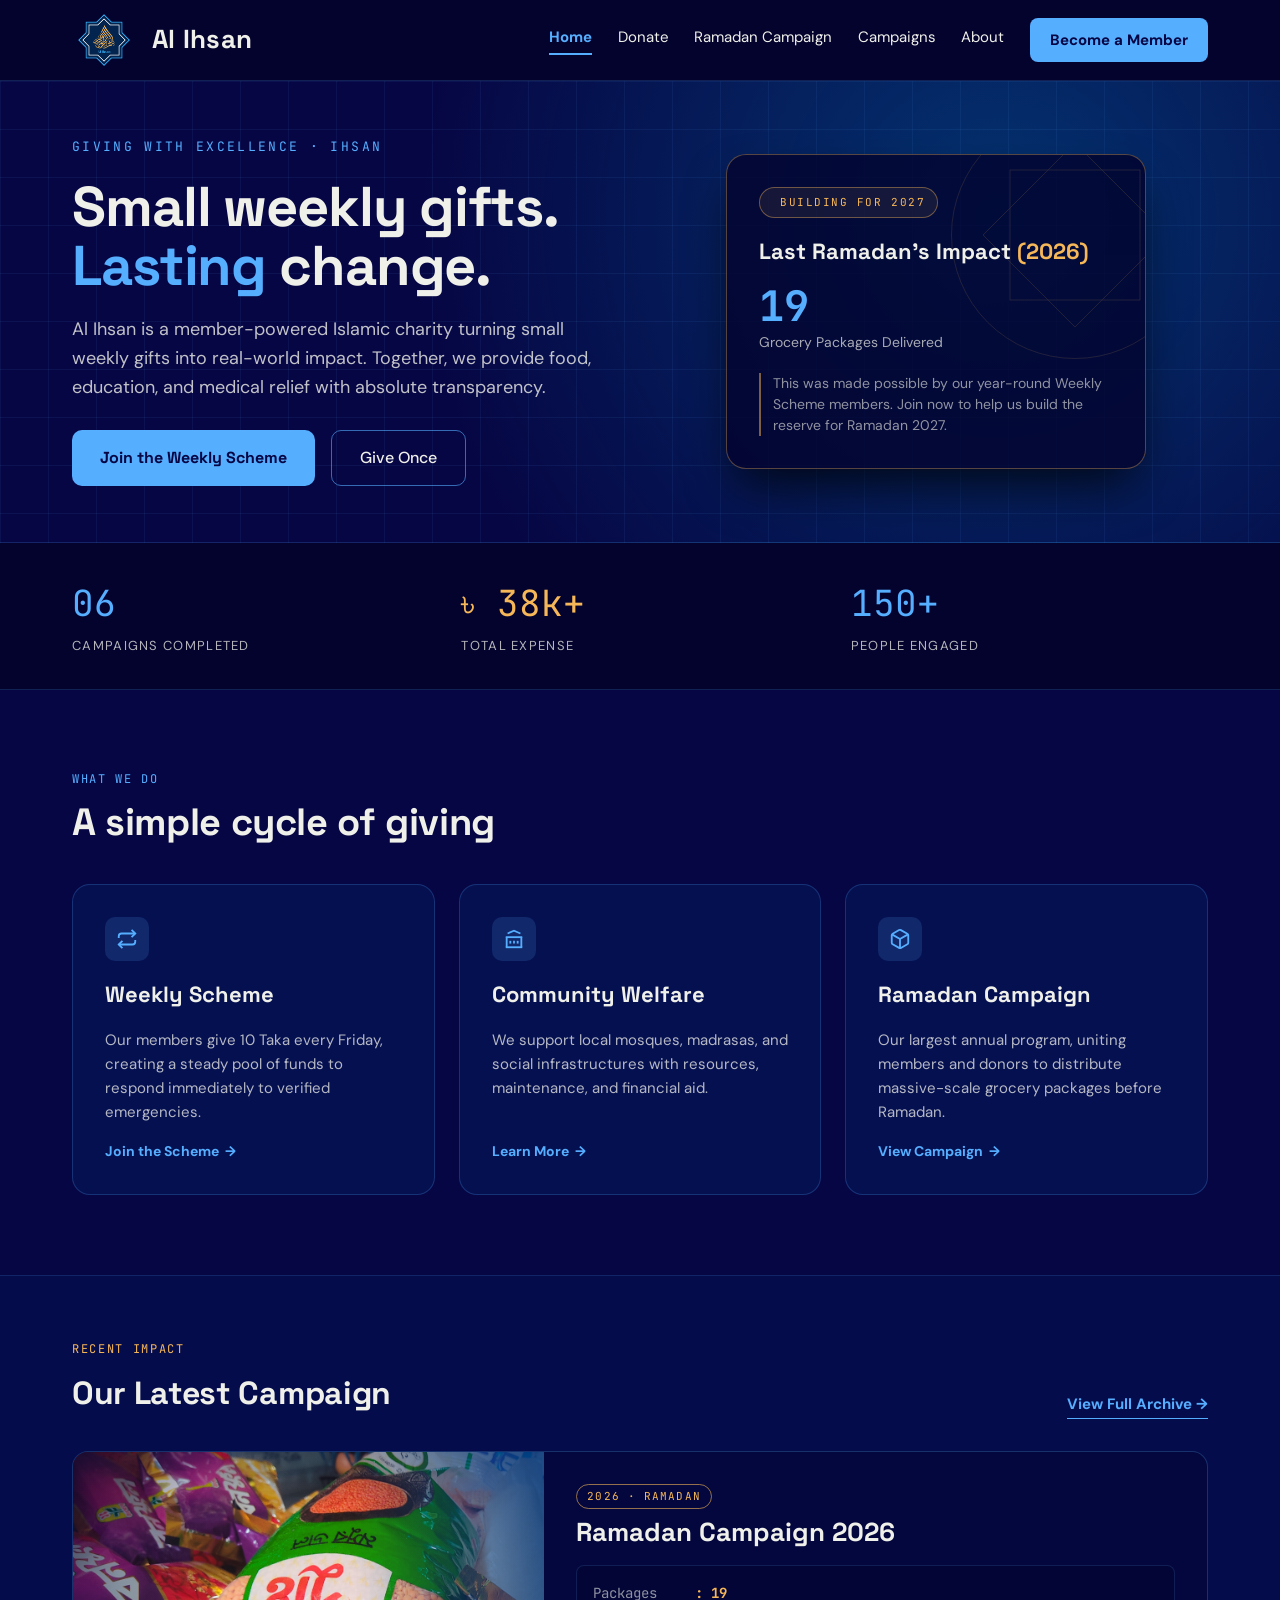
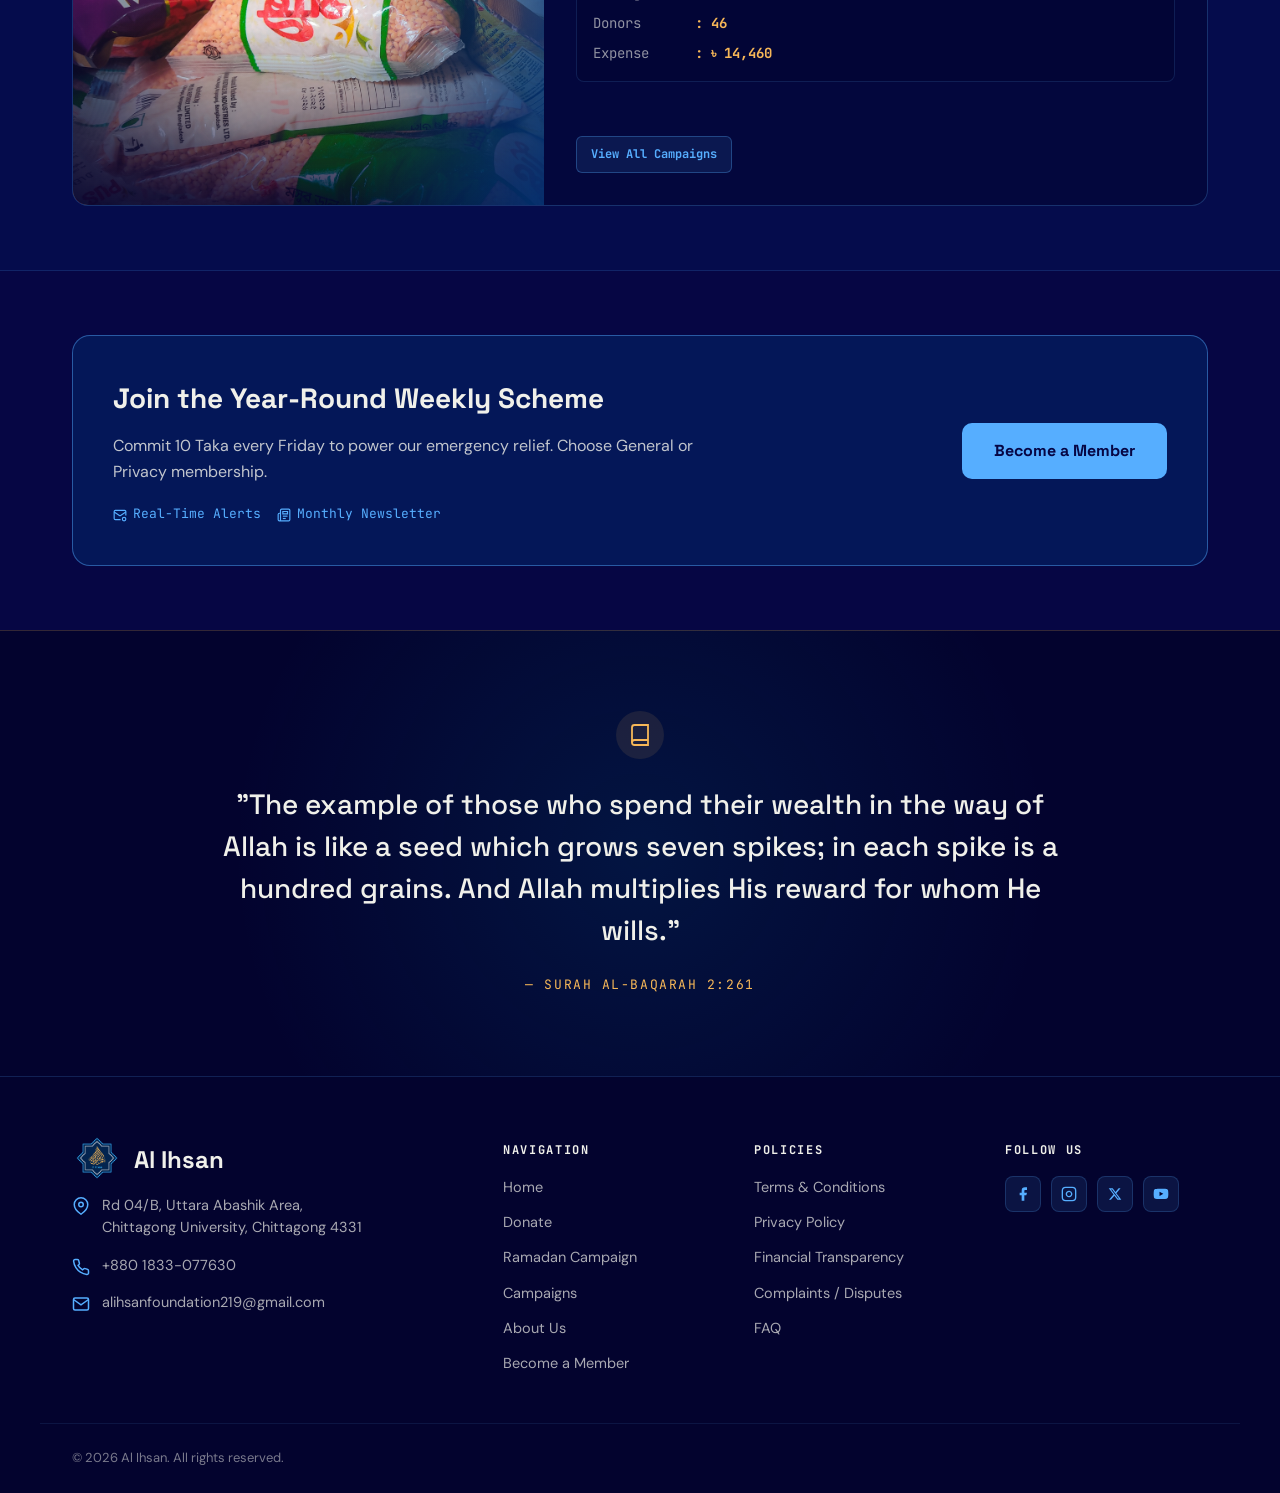
<file: index.html>
<!doctype html>
<html lang="en-GB">
<head>
<meta charset="utf-8">
<meta name="viewport" content="width=device-width, initial-scale=1.0">
<title>Al Ihsan · Home</title>
<meta name="description" content="Al Ihsan is a member-powered Islamic charity turning small weekly gifts into real-world impact. Together, we provide food, education, and medical relief with absolute transparency.">
<!-- Google Search Console Verification-->
  <meta name="google-site-verification" content="kt6gn4YS_tEUkYZ6VN_n2Eixhq06Jex4Zwnq2vDJuBs" />

<!-- ═══════════════════════ SOCIAL SHARING TAGS ═══════════════════════ -->
<!-- Open Graph / Facebook / WhatsApp / LinkedIn -->
<meta property="og:type" content="website">
<meta property="og:url" content="https://alihsandeveloper.github.io/al-ihsan/">
<meta property="og:title" content="Al Ihsan | Small weekly gifts. Lasting change.">
<meta property="og:description" content="A member-powered Islamic charity. Together we feed families, support students and stand beside the sick, one trusted, transparent week at a time.">
<meta property="og:image" content="https://alihsandeveloper.github.io/al-ihsan/images/social-preview.png">
<meta property="og:image:type" content="image/png">
<meta property="og:image:width" content="1200">
<meta property="og:image:height" content="630">
<meta property="og:site_name" content="Al Ihsan">

<!-- Twitter (X) -->
<meta name="twitter:card" content="summary_large_image">
<meta name="twitter:url" content="https://alihsandeveloper.github.io/al-ihsan/">
<meta name="twitter:title" content="Al Ihsan | Small weekly gifts. Lasting change.">
<meta name="twitter:description" content="A member-powered Islamic charity. Together we feed families, support students and stand beside the sick, one trusted, transparent week at a time.">
<meta name="twitter:image" content="https://alihsandeveloper.github.io/al-ihsan/images/social-preview.png">
<meta property="og:image:type" content="image/png">
<meta property="og:image:width" content="1200">
<meta property="og:image:height" content="630">
<meta property="og:site_name" content="Al Ihsan">

<link rel="icon" type="image/png" href="images/favicon.png">
<link rel="preconnect" href="https://fonts.googleapis.com">
<link rel="stylesheet" href="style.css">
<link rel="preconnect" href="https://fonts.gstatic.com" crossorigin>
<link href="https://fonts.googleapis.com/css2?family=Space+Grotesk:wght@500;700&family=DM+Sans:wght@400;500;700&family=JetBrains+Mono:wght@500&display=swap" rel="stylesheet">

<style>
  * { box-sizing: border-box; }
  html { scroll-behavior: smooth; }
  body { margin: 0; background: #060644; color: #f0f0ea; font-family: 'DM Sans', sans-serif; font-size: 17px; line-height: 1.6; }
  a { color: #56aeff; text-decoration: none; transition: 0.2s ease; }
  a:hover { color: #f0f0ea; }

  /* Hero Toggle Visibility */
  .hero-live-only { display: none; }
  .hero-off-only { display: none; }
  body.campaign-active .hero-live-only { display: flex; }
  body.campaign-off .hero-off-only { display: flex; }

  /* Receipt Style Stats (shared with campaigns) */
  .receipt-stats {
    display: grid;
    grid-template-columns: 90px 1fr;
    gap: 8px 12px;
    font-family: 'JetBrains Mono', monospace;
    font-size: 14px;
    background: rgba(3,3,46,0.4);
    padding: 16px;
    border-radius: 8px;
    border: 1px solid rgba(86,174,255,0.15);
    margin: 16px 0;
  }

  /* Latest Campaign Teaser Image Vignette */
  .latest-campaign-img-wrapper {
    flex: 1 1 300px;
    aspect-ratio: 4 / 3; /* Forces the 4:3 landscape ratio */
    position: relative;
    overflow: hidden;
    background: #004995;
  }
  .latest-campaign-img-wrapper img {
    width: 100%;
    height: 100%;
    object-fit: cover;
    display: block;
    transition: transform 0.4s ease;
  }
  .latest-campaign-img-wrapper::after {
    content: '';
    position: absolute;
    inset: 0;
    pointer-events: none;
    z-index: 2;
    background:
      linear-gradient(to right, transparent 60%, rgba(0,73,149,0.6) 100%),
      radial-gradient(circle, transparent 40%, rgba(3,3,46,0.7) 100%),
      linear-gradient(to top, rgba(3,3,46,0.8) 0%, transparent 50%);
  }
  .latest-campaign-img-wrapper:hover img {
    transform: scale(1.05);
  }

</style>
  <script defer src="https://cloud.umami.is/script.js" data-website-id="edb3beda-67c8-4ea9-8118-8fb19986c4d9"></script>

</head>
<body class="campaign-active">

<div style="width: 100%; background: #060644; color: #f0f0ea; font-family: 'DM Sans', sans-serif; font-size: 17px; line-height: 1.6">

<!-- NAV -->
<div id="header-placeholder" style="position: sticky; top: 0; z-index: 100;"></div>

<!-- ═══════════════════════ HERO ═══════════════════════ -->
<div style="position: relative; overflow: hidden; background-color: #060644; background-image: linear-gradient(rgba(86,174,255,0.07) 1px, transparent 1px), linear-gradient(90deg, rgba(86,174,255,0.07) 1px, transparent 1px), radial-gradient(circle at 78% 30%, rgba(0,119,178,0.4), transparent 55%); background-size: 48px 48px, 48px 48px, 100% 100%; border-bottom: 1px solid rgba(86,174,255,0.18)">
  <div class="mobile-stack" style="max-width: 1200px; margin: 0 auto; padding: 56px 32px 56px; display: flex; flex-wrap: wrap; align-items: center; gap: 48px">

    <!-- Left Text -->
    <div style="flex: 1 1 400px; min-width: 0; display: flex; flex-direction: column; gap: 20px">
      <div style="font-family: 'JetBrains Mono', monospace; font-size: 13px; letter-spacing: 0.18em; text-transform: uppercase; color: #56aeff">Giving with excellence · Ihsan</div>
      <h1 style="margin: 0; font-family: 'Space Grotesk', sans-serif; font-weight: 700; font-size: clamp(42px, 5vw, 56px); line-height: 1.05; letter-spacing: -0.02em">Small weekly gifts. <br> <span style="color: #56aeff">Lasting</span> change.</h1>
      <p style="margin: 0; font-size: 18px; max-width: 560px; color: rgba(240,240,234,0.8)">Al Ihsan is a member-powered Islamic charity turning small weekly gifts into real-world impact. Together, we provide food, education, and medical relief with absolute transparency.</p>
      <div class="hero-buttons" style="display: flex; flex-wrap: wrap; gap: 16px; padding-top: 8px">
        <a class="btn-glow-blue" href="membership.html" style="color: #060644; background: #56aeff; padding: 15px 28px; border-radius: 10px; font-family: 'Space Grotesk', sans-serif; font-weight: 700; font-size: 16px">Join the Weekly Scheme</a>
        <a href="donate.html" style="color: #f0f0ea; border: 1.5px solid rgba(86,174,255,0.6); padding: 14px 28px; border-radius: 10px; font-weight: 500; font-size: 16px">Give Once</a>
      </div>
    </div>

    <!-- Right Card: Live Progress (Campaign Mode) -->
    <div class="hero-live-only" style="flex: 1 1 350px; min-width: 0; justify-content: center">
      <div style="position: relative; width: 100%; max-width: 400px; padding: 28px; border-radius: 20px; border: 1px solid rgba(246,183,88,0.35); background: rgba(3,3,46,0.7); overflow: hidden; box-shadow: 0 25px 50px -12px rgba(0, 0, 0, 0.8);">
        <svg viewBox="0 0 400 400" style="position: absolute; top: -50px; right: -60px; width: 260px; height: 260px; opacity: 0.4" fill="none" stroke="#f6b758" stroke-width="1" aria-hidden="true"><rect x="100" y="100" width="200" height="200"></rect><rect x="100" y="100" width="200" height="200" transform="rotate(45 200 200)"></rect><circle cx="200" cy="200" r="190"></circle></svg>
        <div style="position: relative; display: flex; flex-direction: column; gap: 20px">
          <div style="display: flex; align-items: center; gap: 10px; font-family: 'JetBrains Mono', monospace; font-size: 12px; letter-spacing: 0.14em; text-transform: uppercase; color: #f6b758"><span class="live-dot" style="display: inline-block; width: 8px; height: 8px; border-radius: 50%; background: #f6b758; animation: pulseDot 2s infinite;"></span> Ramadan Campaign Live</div>
          <div style="font-family: 'Space Grotesk', sans-serif; font-weight: 700; font-size: 28px; line-height: 1.15">Grocery packages for families in need</div>
          <div style="display: flex; flex-direction: column; gap: 8px">
            <div style="height: 10px; border-radius: 6px; background: rgba(240,240,234,0.12); overflow: hidden"><div style="width: 62%; height: 10px; background: #f6b758"></div></div>
            <div style="display: flex; justify-content: space-between; font-family: 'JetBrains Mono', monospace; font-size: 13px; color: rgba(240,240,234,0.75)"><span>30 packages</span><span>Goal 50</span></div>
          </div>
          <a href="ramadan.html" style="color: #f6b758; font-weight: 700">Support the campaign →</a>
        </div>
      </div>
    </div>

        <!-- Right Card: Off-Season Image (Off-Season Mode) -->
        <!-- Right Card: Off-Season Image (Off-Season Mode) -->
    <div class="hero-off-only" style="flex: 1 1 400px; min-width: 0; justify-content: center">
      <div style="position: relative; width: 100%; max-width: 420px; padding: 32px; border-radius: 20px; border: 1px solid rgba(246,183,88,0.35); background: rgba(3,3,46,0.8); overflow: hidden; box-shadow: 0 25px 50px -12px rgba(0, 0, 0, 0.8);">

        <!-- Decorative Background -->
        <svg viewBox="0 0 400 400" style="position: absolute; top: -50px; right: -60px; width: 260px; height: 260px; opacity: 0.2" fill="none" stroke="#f6b758" stroke-width="1"><rect x="100" y="100" width="200" height="200"></rect><rect x="100" y="100" width="200" height="200" transform="rotate(45 200 200)"></rect><circle cx="200" cy="200" r="190"></circle></svg>

        <div style="position: relative; display: flex; flex-direction: column; gap: 20px;">

          <!-- Badge -->
          <div style="display: inline-flex; align-self: flex-start; align-items: center; gap: 8px; padding: 6px 12px; border: 1px solid rgba(246,183,88,0.4); border-radius: 999px; font-family: 'JetBrains Mono', monospace; font-size: 11px; letter-spacing: 0.14em; text-transform: uppercase; color: #f6b758; background: rgba(246,183,88,0.08);">
            <span class="live-dot" style="background: #f6b758; animation: pulseDot 2s infinite;"></span> Building for 2027
          </div>

          <div style="font-family: 'Space Grotesk', sans-serif; font-weight: 700; font-size: 22px; line-height: 1.2;">
            Last Ramadan's Impact <span id="offseason-year-label" style="color: #f6b758;">(2026)</span>
          </div>

          <!-- Dynamic Stats -->
          <div>
            <div style="font-family: 'JetBrains Mono', monospace; font-size: 42px; font-weight: 700; color: #56aeff; line-height: 1;" id="offseason-packages">...</div>
            <div style="font-size: 14px; color: rgba(240,240,234,0.7); margin-top: 4px;">Grocery Packages Delivered</div>
          </div>

          <!-- Contextual Text -->
          <p style="margin: 0; font-size: 14px; color: rgba(240,240,234,0.6); line-height: 1.5; border-left: 2px solid rgba(246,183,88,0.5); padding-left: 12px;">
            This was made possible by our year-round Weekly Scheme members. Join now to help us build the reserve for Ramadan 2027.
          </p>

        </div>
      </div>
    </div>

  </div>
</div>

<!-- ═══════════════════════ IMPACT STRIP ═══════════════════════ -->
<div style="border-bottom: 1px solid rgba(86,174,255,0.18); background: #03032e">
  <div class="mobile-stack" style="max-width: 1200px; margin: 0 auto; padding: 32px; display: grid; grid-template-columns: repeat(auto-fit, minmax(200px, 1fr)); gap: 32px; align-items: center;">

    <div style="display: flex; flex-direction: column; gap: 4px;">
      <div id="impact-campaigns" style="font-family: 'JetBrains Mono', monospace; font-size: 36px; color: #56aeff; white-space: nowrap;">00</div>
      <div style="font-size: 13px; color: rgba(240,240,234,0.75); text-transform: uppercase; letter-spacing: 0.1em;">Campaigns Completed</div>
    </div>

    <div style="display: flex; flex-direction: column; gap: 4px;">
      <div id="impact-expense" style="font-family: 'JetBrains Mono', monospace; font-size: 36px; color: #f6b758; white-space: nowrap;">৳ 0</div>
      <div style="font-size: 13px; color: rgba(240,240,234,0.75); text-transform: uppercase; letter-spacing: 0.1em;">Total Expense</div>
    </div>

    <div style="display: flex; flex-direction: column; gap: 4px;">
      <div id="impact-people" style="font-family: 'JetBrains Mono', monospace; font-size: 36px; color: #56aeff; white-space: nowrap;">0</div>
      <div style="font-size: 13px; color: rgba(240,240,234,0.75); text-transform: uppercase; letter-spacing: 0.1em;">People Engaged</div>
    </div>

  </div>
</div>

<!-- ═══════════════════════ 3 CORE OPERATIONS ═══════════════════════ -->
<div class="mobile-pad" style="max-width: 1200px; margin: 0 auto; padding: 80px 32px; display: flex; flex-direction: column; gap: 40px">
  <div style="display: flex; flex-direction: column; gap: 12px; max-width: 700px">
    <div style="font-family: 'JetBrains Mono', monospace; font-size: 12px; letter-spacing: 0.14em; text-transform: uppercase; color: #56aeff">What We Do</div>
    <h2 style="margin: 0; font-family: 'Space Grotesk', sans-serif; font-weight: 700; font-size: 38px; line-height: 1.12; letter-spacing: -0.01em">A simple cycle of giving</h2>
  </div>

  <div style="display: flex; flex-wrap: wrap; gap: 24px">
    <!-- Pillar 1 -->
    <div class="mobile-pad" style="flex: 1 1 250px; min-width: 0; padding: 32px; border: 1px solid rgba(86,174,255,0.22); border-radius: 18px; background: rgba(0,73,149,0.16); display: flex; flex-direction: column; gap: 16px; transition: transform 0.2s;" onmouseover="this.style.transform='translateY(-4px)'" onmouseout="this.style.transform='translateY(0)'">
      <div style="width: 44px; height: 44px; border-radius: 10px; background: rgba(86,174,255,0.15); display: flex; align-items: center; justify-content: center;">
        <svg width="22" height="22" viewBox="0 0 24 24" fill="none" stroke="#56aeff" stroke-width="2"><path d="M17 2l4 4-4 4"></path><path d="M3 11V9a3 3 0 0 1 3-3h15"></path><path d="M7 22l-4-4 4-4"></path><path d="M21 13v2a3 3 0 0 1-3 3H3"></path></svg>
      </div>
      <h3 style="margin: 0; font-family: 'Space Grotesk', sans-serif; font-size: 22px">Weekly Scheme</h3>
      <p style="margin: 0; color: rgba(240,240,234,0.75); font-size: 15px;">Our members give 10 Taka every Friday, creating a steady pool of funds to respond immediately to verified emergencies.</p>
      <a href="membership.html" style="font-weight: 700; font-size: 14px; margin-top: auto; display: flex; align-items: center; gap: 6px;">Join the Scheme <span>→</span></a>
    </div>

    <!-- Pillar 2 -->
    <div class="mobile-pad" style="flex: 1 1 250px; min-width: 0; padding: 32px; border: 1px solid rgba(86,174,255,0.22); border-radius: 18px; background: rgba(0,73,149,0.16); display: flex; flex-direction: column; gap: 16px; transition: transform 0.2s;" onmouseover="this.style.transform='translateY(-4px)'" onmouseout="this.style.transform='translateY(0)'">
      <div style="width: 44px; height: 44px; border-radius: 10px; background: rgba(86,174,255,0.15); display: flex; align-items: center; justify-content: center;">
        <svg width="22" height="22" viewBox="0 0 24 24" fill="none" stroke="#56aeff" stroke-width="2"><path d="M3 21h18"></path><path d="M3 10h18"></path><path d="M5 6l7-3 7 3"></path><path d="M4 10v11"></path><path d="M20 10v11"></path><path d="M8 14v3"></path><path d="M12 14v3"></path><path d="M16 14v3"></path></svg>
      </div>
      <h3 style="margin: 0; font-family: 'Space Grotesk', sans-serif; font-size: 22px">Community Welfare</h3>
      <p style="margin: 0; color: rgba(240,240,234,0.75); font-size: 15px;">We support local mosques, madrasas, and social infrastructures with resources, maintenance, and financial aid.</p>
      <a href="about.html" style="font-weight: 700; font-size: 14px; margin-top: auto; display: flex; align-items: center; gap: 6px;">Learn More <span>→</span></a>
    </div>

    <!-- Pillar 3 -->
    <div class="mobile-pad" style="flex: 1 1 250px; min-width: 0; padding: 32px; border: 1px solid rgba(86,174,255,0.22); border-radius: 18px; background: rgba(0,73,149,0.16); display: flex; flex-direction: column; gap: 16px; transition: transform 0.2s;" onmouseover="this.style.transform='translateY(-4px)'" onmouseout="this.style.transform='translateY(0)'">
      <div style="width: 44px; height: 44px; border-radius: 10px; background: rgba(86,174,255,0.15); display: flex; align-items: center; justify-content: center;">
        <svg width="22" height="22" viewBox="0 0 24 24" fill="none" stroke="#56aeff" stroke-width="2"><path d="M21 16V8a2 2 0 0 0-1-1.73l-7-4a2 2 0 0 0-2 0l-7 4A2 2 0 0 0 3 8v8a2 2 0 0 0 1 1.73l7 4a2 2 0 0 0 2 0l7-4A2 2 0 0 0 21 16z"></path><polyline points="3.27 6.96 12 12.01 20.73 6.96"></polyline><line x1="12" y1="22.08" x2="12" y2="12"></line></svg>
      </div>
      <h3 style="margin: 0; font-family: 'Space Grotesk', sans-serif; font-size: 22px">Ramadan Campaign</h3>
      <p style="margin: 0; color: rgba(240,240,234,0.75); font-size: 15px;">Our largest annual program, uniting members and donors to distribute massive-scale grocery packages before Ramadan.</p>
      <a href="ramadan.html" style="font-weight: 700; font-size: 14px; margin-top: auto; display: flex; align-items: center; gap: 6px;">View Campaign <span>→</span></a>
    </div>
  </div>
</div>

<!-- ═══════════════════════ LATEST CAMPAIGN TEASER ═══════════════════════ -->
<div style="background: rgba(0,73,149,0.1); border-top: 1px solid rgba(86,174,255,0.15); border-bottom: 1px solid rgba(86,174,255,0.15);">
  <div class="mobile-pad" style="max-width: 1200px; margin: 0 auto; padding: 64px 32px; display: flex; flex-direction: column; gap: 32px">
    <div style="display: flex; justify-content: space-between; align-items: flex-end; flex-wrap: wrap; gap: 16px;">
      <div style="display: flex; flex-direction: column; gap: 8px;">
        <div style="font-family: 'JetBrains Mono', monospace; font-size: 12px; letter-spacing: 0.14em; text-transform: uppercase; color: #f6b758">Recent Impact</div>
        <h2 style="margin: 0; font-family: 'Space Grotesk', sans-serif; font-weight: 700; font-size: 32px; letter-spacing: -0.01em;">Our Latest Campaign</h2>
      </div>
      <a href="campaigns.html" style="color: #56aeff; font-weight: 700; font-size: 15px; border-bottom: 1px solid #56aeff; padding-bottom: 2px;">View Full Archive →</a>
    </div>

    <!-- Teaser Card (Fetched via JS) -->
    <div id="latest-campaign-card" style="display: flex; align-items:stretch; flex-wrap: wrap; border: 1px solid rgba(86,174,255,0.25); border-radius: 16px; overflow: hidden; background: rgba(3,3,46,0.5);">
      <!-- Fallback content if fetch fails -->
      <div style="flex: 1 1 240px; min-height: 200px; background: #004995; display: flex; align-items: center; justify-content: center; font-family: 'JetBrains Mono', monospace; font-size: 13px; color: rgba(240,240,234,0.7)">[ Campaign Photo ]</div>
      <div style="flex: 2 1 320px; padding: 32px; display: flex; flex-direction: column; justify-content: center;">
        <div style="font-family: 'JetBrains Mono', monospace; font-size: 13px; color: #56aeff; margin-bottom: 8px;">[ Year ] · [ Type ]</div>
        <div style="font-family: 'Space Grotesk', sans-serif; font-size: 26px; font-weight: 700; margin-bottom: 12px;">Loading latest campaign...</div>
      </div>
    </div>
  </div>
</div>

<!-- ═══════════════════════ MEMBERSHIP BANNER ═══════════════════════ -->
<div style="max-width: 1200px; margin: 0 auto; padding: 64px 32px">
  <div class="mobile-stack" style="background: rgba(0,73,149,0.26); border: 1.5px solid rgba(86,174,255,0.45); border-radius: 18px; padding: 40px; display: flex; flex-wrap: wrap; align-items: center; justify-content: space-between; gap: 32px;">
    <div style="flex: 1 1 400px; display: flex; flex-direction: column; gap: 12px;">
      <h2 style="margin: 0; font-family: 'Space Grotesk', sans-serif; font-weight: 700; font-size: 28px;">Join the Year-Round Weekly Scheme</h2>
      <p style="margin: 0; color: rgba(240,240,234,0.8); font-size: 16px; max-width: 600px;">Commit 10 Taka every Friday to power our emergency relief. Choose General or Privacy membership.</p>

      <!-- Mini Badges -->
      <div style="display: flex; flex-wrap: wrap; gap: 16px; margin-top: 8px;">
        <div style="display: flex; align-items: center; gap: 6px; font-size: 13px; color: #56aeff; font-family: 'JetBrains Mono', monospace;">
          <svg width="14" height="14" viewBox="0 0 24 24" fill="none" stroke="currentColor" stroke-width="2"><path d="M22 13V6a2 2 0 0 0-2-2H4a2 2 0 0 0-2 2v12c0 1.1.9 2 2 2h9"></path><path d="m22 7-8.97 5.7a1.94 1.94 0 0 1-2.06 0L2 7"></path><circle cx="19" cy="19" r="3"></circle></svg>
          Real-Time Alerts
        </div>
        <div style="display: flex; align-items: center; gap: 6px; font-size: 13px; color: #56aeff; font-family: 'JetBrains Mono', monospace;">
          <svg width="14" height="14" viewBox="0 0 24 24" fill="none" stroke="currentColor" stroke-width="2"><path d="M4 22h16a2 2 0 0 0 2-2V4a2 2 0 0 0-2-2H8a2 2 0 0 0-2 2v16a2 2 0 0 1-2 2Zm0 0a2 2 0 0 1-2-2v-9c0-1.1.9-2 2-2h2"></path><path d="M18 14h-8"></path><path d="M15 18h-5"></path><path d="M10 6h8v4h-8V6Z"></path></svg>
          Monthly Newsletter
        </div>
      </div>
    </div>

    <div style="flex-shrink: 0;">
      <a class="btn-glow-blue" href="membership.html" style="display: inline-block; color: #060644; background: #56aeff; padding: 15px 32px; border-radius: 10px; font-family: 'Space Grotesk', sans-serif; font-weight: 700; font-size: 16px; transition: transform 0.2s;" onmouseover="this.style.transform='scale(1.05)'" onmouseout="this.style.transform='scale(1)'">Become a Member</a>
    </div>
  </div>
</div>

<!-- ═══════════════════════ ISLAMIC SPIRIT QUOTE ═══════════════════════ -->
<div style="background-color: #03032e; background-image: radial-gradient(circle at 50% 50%, rgba(0,119,178,0.15), transparent 60%); border-top: 1px solid rgba(246,183,88,0.2);">
  <div class="mobile-pad" style="max-width: 900px; margin: 0 auto; padding: 80px 32px; text-align: center; display: flex; flex-direction: column; align-items: center; gap: 24px;">
    <div style="width: 48px; height: 48px; border-radius: 50%; background: rgba(246,183,88,0.1); display: flex; align-items: center; justify-content: center;">
      <svg width="24" height="24" viewBox="0 0 24 24" fill="none" stroke="#f6b758" stroke-width="1.8"><path d="M4 19.5A2.5 2.5 0 0 1 6.5 17H20"></path><path d="M6.5 2H20v20H6.5A2.5 2.5 0 0 1 4 19.5v-15A2.5 2.5 0 0 1 6.5 2z"></path></svg>
    </div>
    <p style="margin: 0; font-family: 'Space Grotesk', sans-serif; font-size: clamp(20px, 3vw, 28px); line-height: 1.5; font-weight: 500; color: #f0f0ea;">
      "The example of those who spend their wealth in the way of Allah is like a seed which grows seven spikes; in each spike is a hundred grains. And Allah multiplies His reward for whom He wills."
    </p>
    <div style="font-family: 'JetBrains Mono', monospace; font-size: 13px; letter-spacing: 0.12em; text-transform: uppercase; color: #f6b758;">
      — Surah Al-Baqarah 2:261
    </div>
  </div>
</div>

<!-- ═══════════════════════ FOOTER ═══════════════════════ -->
<div id="footer-placeholder"></div>

<!-- ═══════════════════════ SCRIPTS ═══════════════════════ -->
<script>
document.addEventListener("DOMContentLoaded", () => {
  // 1. Hero Mode Toggle
  const CAMPAIGN_ACTIVE = false;
  document.body.classList.remove('campaign-active', 'campaign-off');
  document.body.classList.add(CAMPAIGN_ACTIVE ? 'campaign-active' : 'campaign-off');

  // 2. Fetch and Calculate Impact Stats
  async function loadImpactStats() {
    try {
      const res = await fetch('./campaigns.json');
      if (!res.ok) throw new Error("Failed to fetch JSON");

      const data = await res.json();
      if (!data || data.length === 0) return;

      // Calculate totals
      const totalCampaigns = data.length;
      const totalExpense = data.reduce((sum, item) => sum + (Number(item.expense) || 0), 0);

      // ⚡ USING "Donors" INSTEAD OF "peopleHelped"
      const rawTotalPeople = data.reduce((sum, item) => sum + (Number(item.Donors) || 0), 0);
      const totalPeople = Math.floor(rawTotalPeople / 10) * 10;

      // Format Expense (e.g., 3750000 -> 3.75M)
      let formattedExpense = '';
if (totalExpense >= 1000000) {
  formattedExpense = Math.floor(totalExpense / 1000000) + 'M';
} else if (totalExpense >= 1000) {
  formattedExpense = Math.floor(totalExpense / 1000) + 'k';
} else {
  formattedExpense = Math.floor(totalExpense).toString();
}

      // Update DOM
      const elCamp = document.getElementById('impact-campaigns');
      const elExp = document.getElementById('impact-expense');
      const elPeople = document.getElementById('impact-people');

      if (elCamp) elCamp.textContent = String(totalCampaigns).padStart(2, '0');
      if (elExp) elExp.textContent = '৳ ' + formattedExpense + '+';
      if (elPeople) elPeople.textContent = totalPeople.toLocaleString() + '+';

    } catch (err) {
      console.warn("⚠️ Could not load dynamic stats.", err);
    }
  }

  // 3. Fetch Latest Ramadan Campaign for Teaser
  async function loadLatestCampaign() {
    const cardContainer = document.getElementById('latest-campaign-card');
    if (!cardContainer) return;

    let ramadanCampaigns = [{
      "year": "2026", "type": "Ramadan", "title": "Ramadan Grocery Drive 2026",
      "itemsDistributed": 3000, "Donors": 1200, "expense": 1500000,
      "imageUrl": "images/ramadan-2026.jpg", "reportUrl": "reports/ramadan-2026.pdf"
    }];

    try {
      const res = await fetch('./campaigns.json');
      if (res.ok) {
        const data = await res.json();
        const filtered = data.filter(c => c.type === 'Ramadan');
        if (filtered.length > 0) {
          filtered.sort((a, b) => parseInt(b.year) - parseInt(a.year));
          ramadanCampaigns = filtered;
        }
      }
    } catch (err) {
      console.warn("Using fallback campaign data.");
    }

    const latest = ramadanCampaigns[0];
    let items = Number(latest.itemsDistributed) || 0;
    let people = Number(latest.Donors) || 0;
    let expense = Number(latest.expense) || 0;

    let imageHTML = latest.imageUrl
      ? `<img src="${latest.imageUrl}" alt="${latest.title}" onerror="this.outerHTML='<div style=\\'display:flex;align-items:center;justify-content:center;height:100%;font-family:JetBrains Mono,monospace;font-size:13px;color:rgba(240,240,234,0.7)\\'>[ Image not found ]</div>'">`
      : '<div style="display:flex;align-items:center;justify-content:center;height:100%;font-family:JetBrains Mono,monospace;font-size:13px;color:rgba(240,240,234,0.7)">[ No Photo ]</div>';

    let statsHTML = `
      <div class="receipt-stats" style="margin: 16px 0;">
        <span style="color: rgba(240,240,234,0.6);">Packages</span>
        <span style="color: #f6b758; font-weight: 700;">: ${items.toLocaleString()}</span>
        <span style="color: rgba(240,240,234,0.6);">Donors</span>
        <span style="color: #f6b758; font-weight: 700;">: ${people.toLocaleString()}</span>
        <span style="color: rgba(240,240,234,0.6);">Expense</span>
        <span style="color: #f6b758; font-weight: 700;">: ৳ ${expense.toLocaleString()}</span>
      </div>
    `;

    cardContainer.innerHTML = `
      <div class="latest-campaign-img-wrapper">${imageHTML}</div>
      <div style="flex: 2 1 320px; padding: 32px; display: flex; flex-direction: column; justify-content: center;">
        <div style="display: flex; gap: 8px; margin-bottom: 8px;">
          <span style="padding: 3px 10px; border-radius: 999px; border: 1px solid rgba(246,183,88,0.6); color: #f6b758; font-family: 'JetBrains Mono', monospace; font-size: 11px; letter-spacing: 0.1em; text-transform: uppercase;">${latest.year} · Ramadan</span>
        </div>
        <div style="font-family: 'Space Grotesk', sans-serif; font-size: 26px; font-weight: 700; line-height: 1.2;">${latest.title}</div>
        ${statsHTML}
        <div style="margin-top: auto;">
          <a href="campaigns.html" style="display: inline-flex; align-items: center; gap: 6px; padding: 8px 14px; border-radius: 6px; background: rgba(86,174,255,0.1); border: 1px solid rgba(86,174,255,0.3); color: #56aeff; font-size: 12px; font-family: 'JetBrains Mono', monospace; font-weight: 700; transition: 0.2s;" onmouseover="this.style.background='rgba(86,174,255,0.2)'" onmouseout="this.style.background='rgba(86,174,255,0.1)'">View All Campaigns</a>
        </div>
      </div>
    `;
  }

// ==========================================
  // 4. OFF-SEASON LEGACY STATS (The Right Card)
  // ==========================================
  async function loadOffSeasonStats() {
    try {
      const res = await fetch('./campaigns.json');
      if (!res.ok) throw new Error("Failed to fetch");
      const data = await res.json();

      const ramadanCampaigns = data.filter(c => c.type === 'Ramadan');
      if (ramadanCampaigns.length === 0) return;

      ramadanCampaigns.sort((a, b) => parseInt(b.year) - parseInt(a.year));
      const latestCampaign = ramadanCampaigns[0];

      const elPackages = document.getElementById('offseason-packages');
      const elYear = document.getElementById('offseason-year-label');

      if (elPackages) elPackages.textContent = Number(latestCampaign.itemsDistributed).toLocaleString();
      if (elYear) elYear.textContent = `(${latestCampaign.year})`;

    } catch (err) {
      console.warn("Could not load off-season stats:", err);
      const elPackages = document.getElementById('offseason-packages');
      if (elPackages) elPackages.textContent = "1,500+";
    }
  }


  // 4. Pulse Animation
  const style = document.createElement('style');
  style.innerHTML = `
    @keyframes pulseDot {
      0%   { box-shadow: 0 0 0 0 rgba(246,183,88,0.7); }
      70%  { box-shadow: 0 0 0 10px rgba(246,183,88,0); }
      100% { box-shadow: 0 0 0 0 rgba(246,183,88,0); }
    }
  `;
  document.head.appendChild(style);

  // 5. Run the functions
  loadLatestCampaign();
  loadImpactStats();
  loadOffSeasonStats()
});
</script>

<script>
  document.addEventListener("DOMContentLoaded", () => {

    // 1. Universal Favicon
    const favicon = document.createElement('link');
    favicon.rel = 'icon';
    favicon.type = 'image/png';
    favicon.href = 'images/logo.png'; // Adjust path if needed
    document.head.appendChild(favicon);

    // 2. Fetch Header and Footer simultaneously
    const headerPlaceholder = document.getElementById("header-placeholder");
    const footerPlaceholder = document.getElementById("footer-placeholder");

    Promise.all([
      fetch("header.html").then(res => res.text()),
      fetch("footer.html").then(res => res.text())
    ])

        .then(([headerData, footerData]) => {

      // Inject Header
      if (headerPlaceholder) {
        headerPlaceholder.innerHTML = headerData;

        // --- MOBILE MENU TOGGLE LOGIC ---
        const mobileBtn = document.getElementById("mobile-menu-toggle");
        const navLinksWrapper = document.getElementById("nav-links");
        if (mobileBtn && navLinksWrapper) {
          mobileBtn.addEventListener("click", () => {
            navLinksWrapper.classList.toggle("active");
          });
        }
        // --------------------------------

        // Auto-highlight active nav link
        let currentPage = window.location.pathname.split("/").pop();
        if (currentPage === "" || currentPage === "/") currentPage = "index.html";

        const navLinks = headerPlaceholder.querySelectorAll(".nav-link");
        navLinks.forEach(link => {
          if (link.getAttribute("href") === currentPage) {
            link.classList.add("active");
          }
        });
      }

      // Inject Footer
      if (footerPlaceholder) {
        footerPlaceholder.innerHTML = footerData;
      }
    }

    )
    .catch(error => console.error("Error loading components:", error));
  });

</script>

</div>

   <!-- ═══════════════════════ ELFSIGHT CHATBOT ═══════════════════════ -->
     <script src="https://elfsightcdn.com/platform.js" async></script>
     <div class="elfsight-app-8563a37b-48f1-43d2-bbb6-d3e281002309" data-elfsight-app-lazy></div>

<!-- ═══════════════════════ Chatling CHATBOT ═══════════════════════ -->
<script> window.chtlConfig = { chatbotId: "3973562951" } </script>
<script async data-id="3973562951" id="chtl-script" type="text/javascript" src="https://chatling.ai/js/embed.js"></script>
</body>
</html>
</file>
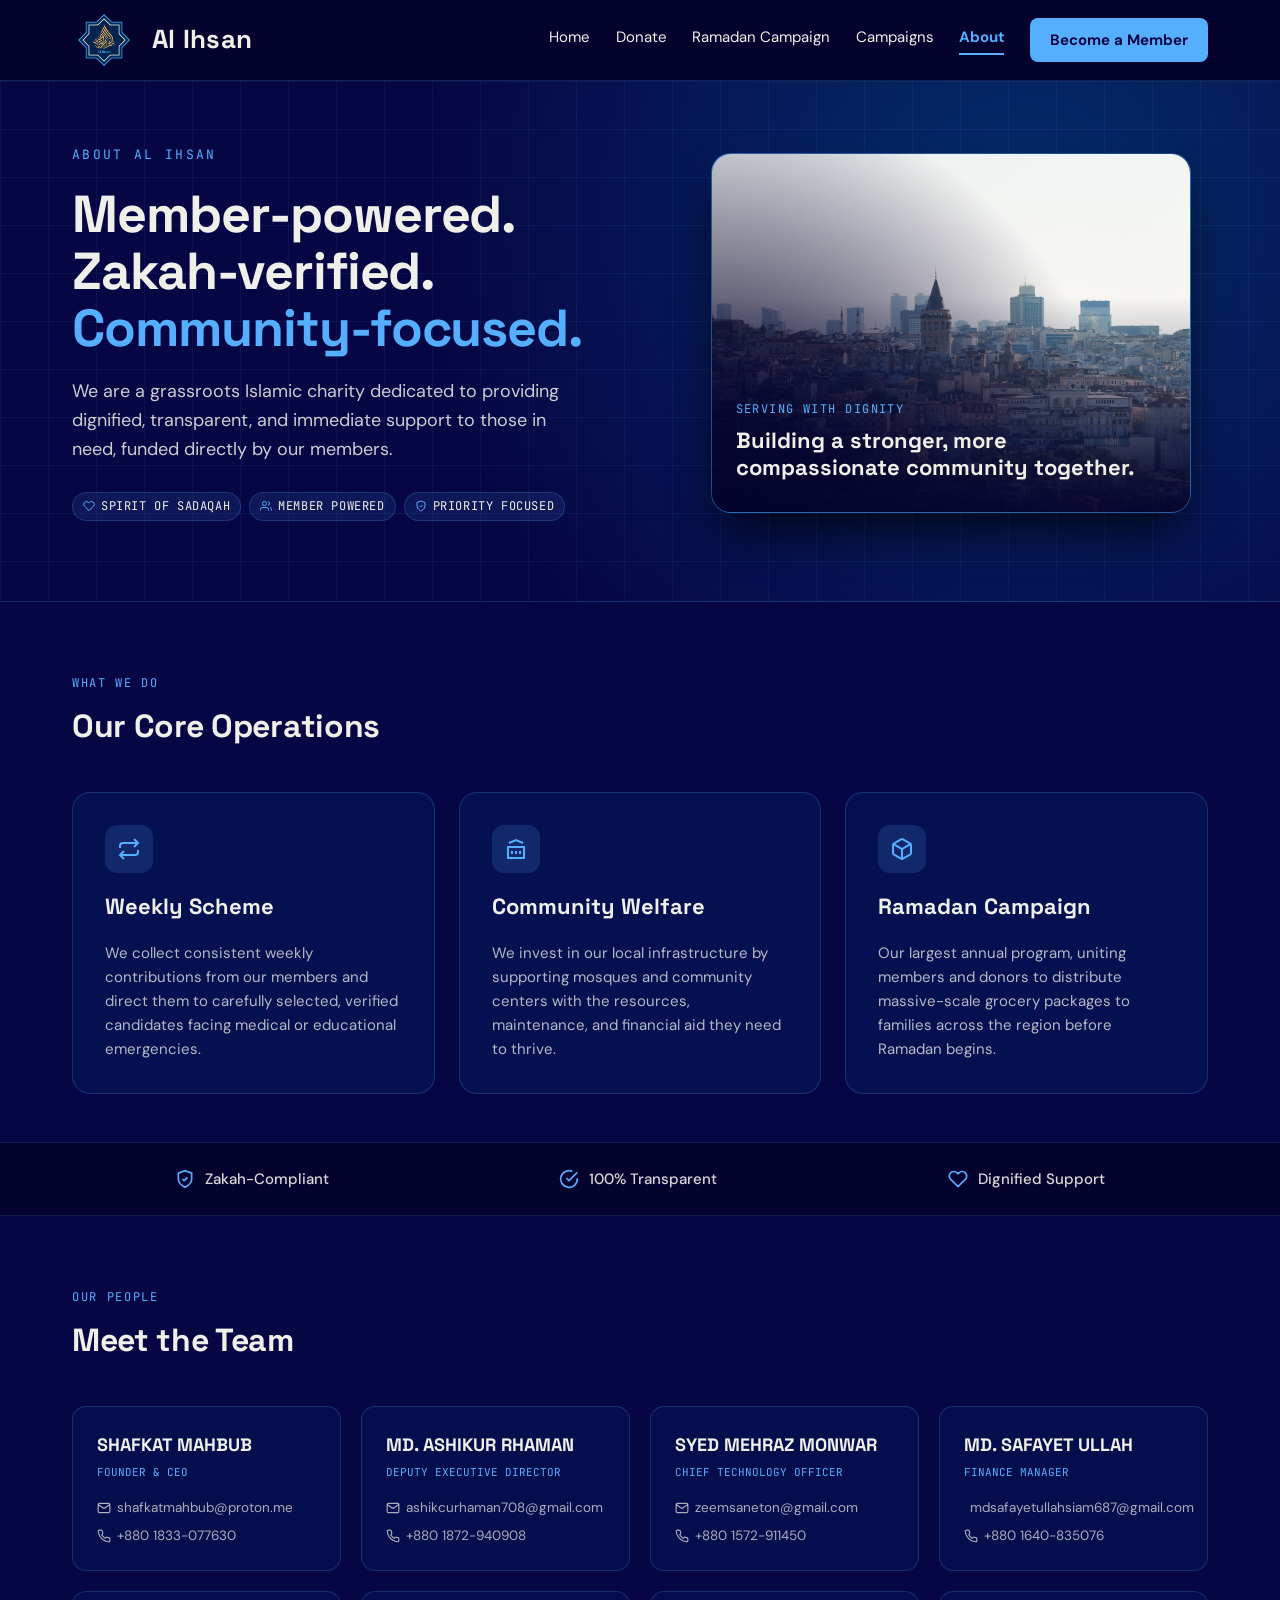
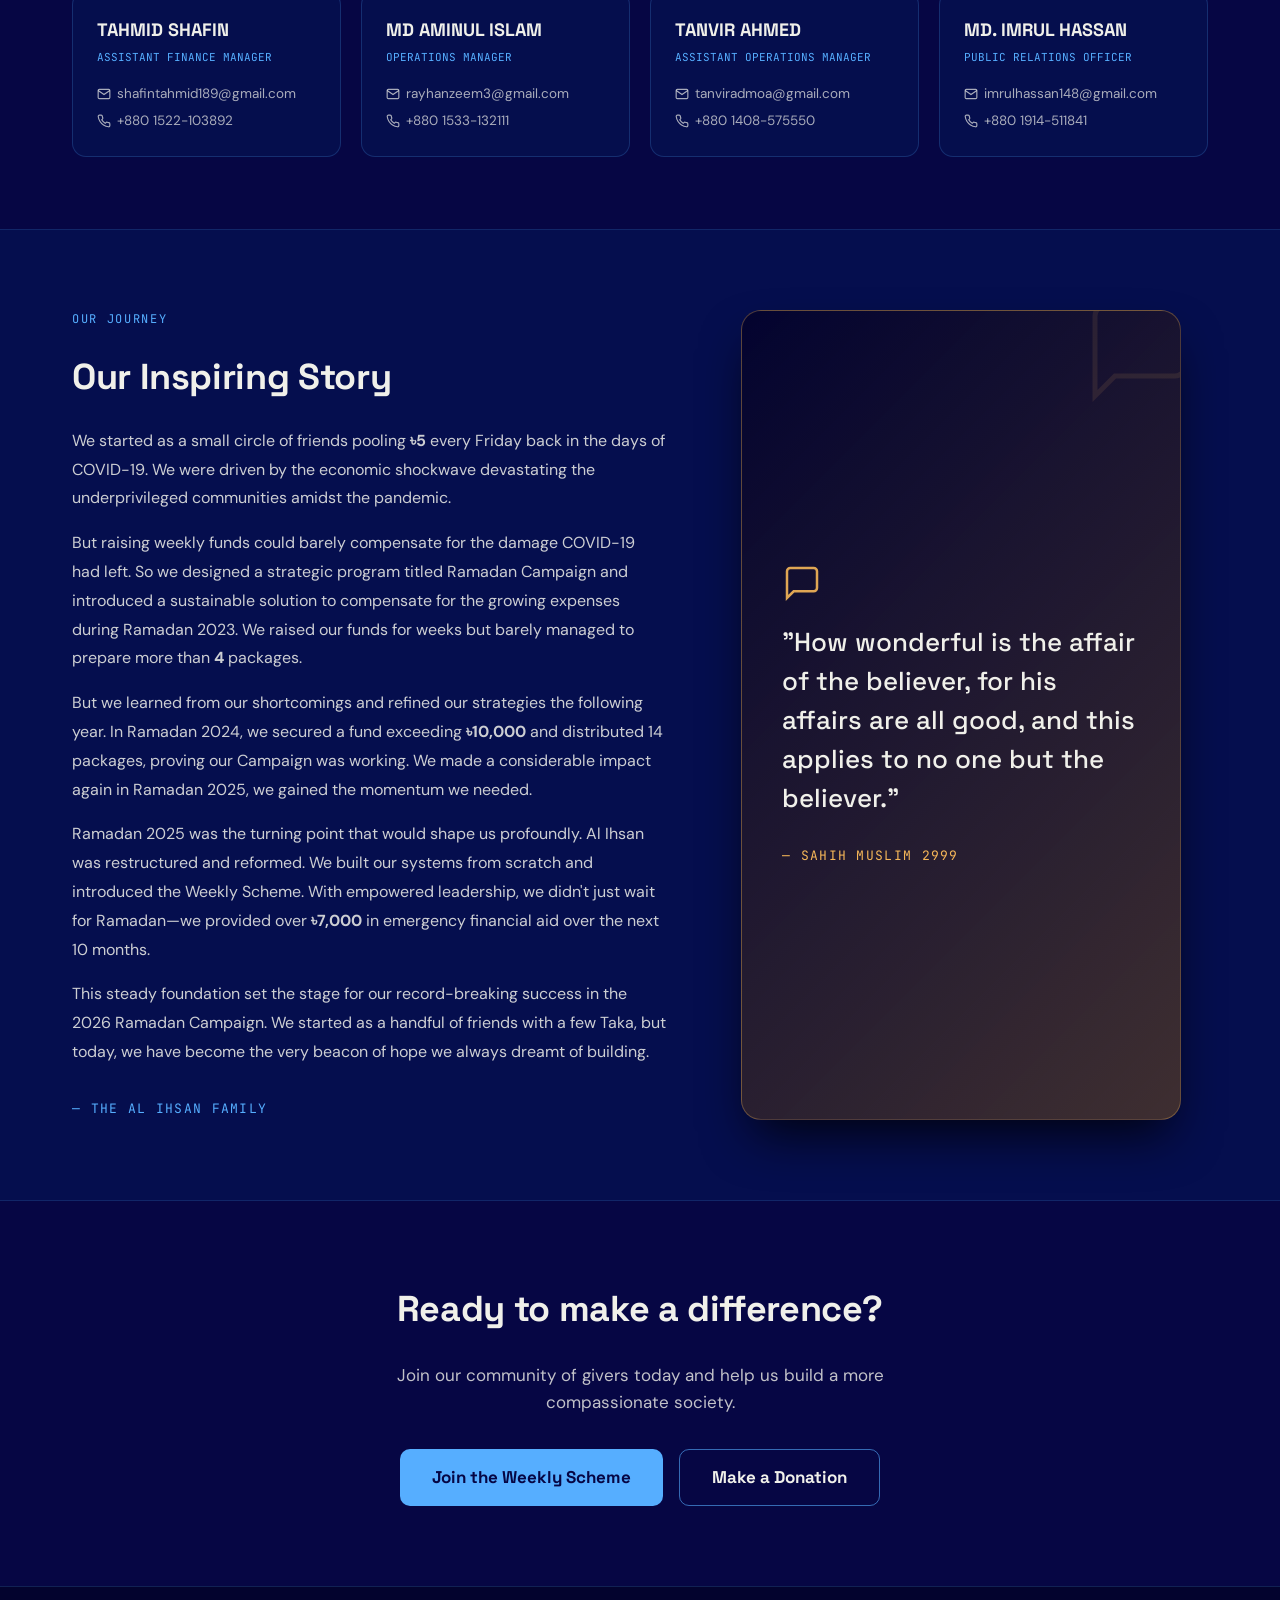
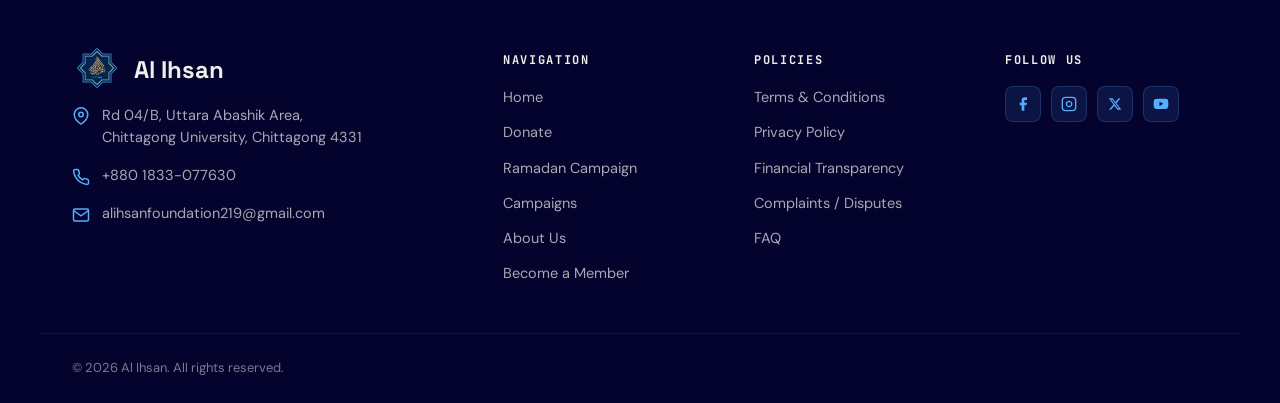
<file: about.html>
<!doctype html>
<html lang="en-GB">
<head>
<meta charset="utf-8">
<meta name="viewport" content="width=device-width, initial-scale=1.0">
<title>Al Ihsan · About Us</title>
<meta name="description" content="Learn about Al Ihsan, a member-powered Islamic charity. We provide emergency medical and educational support and run annual Ramadan food aid campaign.">

<link rel="icon" type="image/png" href="images/favicon.png">
<link rel="preconnect" href="https://fonts.googleapis.com">
<link rel="preconnect" href="https://fonts.gstatic.com" crossorigin>
<link href="https://fonts.googleapis.com/css2?family=Space+Grotesk:wght@500;700&family=DM+Sans:wght@400;500;700&family=JetBrains+Mono:wght@500&display=swap" rel="stylesheet">
<link rel="stylesheet" href="style.css">
<style>
  * { box-sizing: border-box; }
  html { scroll-behavior: smooth; }
  body { margin: 0; background: #060644; color: #f0f0ea; font-family: 'DM Sans', sans-serif; font-size: 17px; line-height: 1.6; }
  a { color: #56aeff; text-decoration: none; transition: 0.2s ease; }
  a:hover { color: #f0f0ea; }

  /* Team Card Hover */
  .team-card { transition: transform 0.2s ease, border-color 0.2s ease; }
  .team-card:hover { transform: translateY(-2px); border-color: rgba(86,174,255,0.6); }

  /* Hero Stat Pill */
  .hero-stat {
    display: inline-flex; align-items: center; gap: 6px;
    padding: 6px 14px; border-radius: 999px;
    background: rgba(86,174,255,0.1); border: 1px solid rgba(86,174,255,0.2);
    font-family: 'JetBrains Mono', monospace; font-size: 12px; color: #f0f0ea;
    letter-spacing: 0.05em; text-transform: uppercase;
  }
</style>
  <script defer src="https://cloud.umami.is/script.js" data-website-id="edb3beda-67c8-4ea9-8118-8fb19986c4d9"></script>
</head>
<body>
<div style="width: 100%; background: #060644; color: #f0f0ea; font-family: 'DM Sans', sans-serif; font-size: 17px; line-height: 1.6">

<!-- NAV INJECTION -->
<div id="header-placeholder" style="position: sticky; top: 0; z-index: 100;"></div>

<!-- ═══════════════════════ SPLIT HERO ═══════════════════════ -->
<div style="background-color: #060644; background-image: linear-gradient(rgba(86,174,255,0.07) 1px, transparent 1px), linear-gradient(90deg, rgba(86,174,255,0.07) 1px, transparent 1px), radial-gradient(circle at 80% 25%, rgba(0,119,178,0.35), transparent 55%); background-size: 48px 48px, 48px 48px, 100% 100%; border-bottom: 1px solid rgba(86,174,255,0.18)">
  <div class="mobile-stack" style="max-width: 1200px; margin: 0 auto; padding: 64px 32px 80px; display: flex; flex-wrap: wrap; align-items: center; gap: 56px">

    <!-- Left: Text & Stats -->
    <div style="flex: 1 1 400px; min-width: 0; display: flex; flex-direction: column; gap: 20px">
      <div style="font-family: 'JetBrains Mono', monospace; font-size: 13px; letter-spacing: 0.18em; text-transform: uppercase; color: #56aeff">About Al Ihsan</div>

      <h1 style="margin: 0; font-family: 'Space Grotesk', sans-serif; font-weight: 700; font-size: clamp(36px, 5vw, 52px); line-height: 1.1; letter-spacing: -0.02em;">
        Member-powered.<br>Zakah-verified.<br><span style="color: #56aeff">Community-focused.</span>
      </h1>

      <p style="margin: 0; max-width: 520px; color: rgba(240,240,234,0.85); font-size: 18px;">
        We are a grassroots Islamic charity dedicated to providing dignified, transparent, and immediate support to those in need, funded directly by our members.
      </p>

      <!-- Hero Stats (Forced into a single row) -->
<div style="display: flex; flex-wrap: wrap; gap: 8px; margin-top: 8px; width: 100%; overflow: hidden;">

  <div class="hero-stat" style="white-space: nowrap; flex-shrink: 1; padding: 4px 10px; font-size: 12px;">
    <svg width="12" height="12" viewBox="0 0 24 24" fill="none" stroke="#56aeff" stroke-width="2" style="flex-shrink: 0;"><path d="M20.84 4.61a5.5 5.5 0 0 0-7.78 0L12 5.67l-1.06-1.06a5.5 5.5 0 0 0-7.78 7.78l1.06 1.06L12 21.23l7.78-7.78 1.06-1.06a5.5 5.5 0 0 0 0-7.78z"></path></svg>
    Spirit of Sadaqah
  </div>

  <div class="hero-stat" style="white-space: nowrap; flex-shrink: 1; padding: 4px 10px; font-size: 12px;">
    <svg width="12" height="12" viewBox="0 0 24 24" fill="none" stroke="#56aeff" stroke-width="2" style="flex-shrink: 0;"><path d="M17 21v-2a4 4 0 0 0-4-4H5a4 4 0 0 0-4 4v2"></path><circle cx="9" cy="7" r="4"></circle><path d="M23 21v-2a4 4 0 0 0-3-3.87"></path><path d="M16 3.13a4 4 0 0 1 0 7.75"></path></svg>
    Member Powered
  </div>

  <div class="hero-stat" style="white-space: nowrap; flex-shrink: 1; padding: 4px 10px; font-size: 12px;">
    <svg width="12" height="12" viewBox="0 0 24 24" fill="none" stroke="#56aeff" stroke-width="2" style="flex-shrink: 0;"><path d="M12 22s8-4 8-10V5l-8-3-8 3v7c0 6 8 10 8 10z"></path><path d="M9 12l2 2 4-4"></path></svg>
    Priority Focused
  </div>

</div>
    </div>

    <!-- Right: 3:4 Image Card -->
        <!-- Right: 4:3 Landscape Image Card -->
    <div style="flex: 1 1 350px; min-width: 0; display: flex; justify-content: center">
      <div style="position: relative; width: 100%; max-width: 480px; aspect-ratio: 4 / 3; border-radius: 20px; border: 1px solid rgba(86,174,255,0.4); overflow: hidden; background: linear-gradient(135deg, #004995 0%, #03032e 100%); box-shadow: 0 25px 50px -12px rgba(0, 0, 0, 0.8);">

        <img src="images/about-hero.jpg" alt="Al Ihsan Community" style="width: 100%; height: 100%; object-fit: cover; display: block;" onerror="this.style.display='none'">

        <div style="position: absolute; inset: 0; background: radial-gradient(circle at bottom left, #03032e 0%, rgba(3,3,46,0.85) 20%, transparent 70%), linear-gradient(to top, rgba(3,3,46,0.95) 0%, transparent 60%); display: flex; flex-direction: column; justify-content: flex-end; padding: 32px 24px;">
          <div style="font-family: 'JetBrains Mono', monospace; font-size: 12px; color: #56aeff; letter-spacing: 0.12em; text-transform: uppercase; margin-bottom: 8px;">Serving with Dignity</div>
          <div style="font-family: 'Space Grotesk', sans-serif; font-size: 22px; font-weight: 700; color: #f0f0ea; line-height: 1.2;">Building a stronger, more compassionate community together.</div>
        </div>

      </div>
    </div>
  </div>
</div>

<!-- ═══════════════════════ CORE OPERATIONS ═══════════════════════ -->
<div style="max-width: 1200px; margin: 0 auto; padding: 72px 32px 48px; display: flex; flex-direction: column; gap: 40px;">
  <div style="display: flex; flex-direction: column; gap: 8px;">
    <div style="font-family: 'JetBrains Mono', monospace; font-size: 12px; letter-spacing: 0.14em; text-transform: uppercase; color: #56aeff">What We Do</div>
    <h2 style="margin: 0; font-family: 'Space Grotesk', sans-serif; font-weight: 700; font-size: 32px; letter-spacing: -0.01em;">Our Core Operations</h2>
  </div>

  <div style="display: flex; flex-wrap: wrap; gap: 24px;">
    <!-- Operation 1 -->
    <div style="flex: 1 1 250px; padding: 32px; border: 1px solid rgba(86,174,255,0.22); border-radius: 18px; background: rgba(0,73,149,0.16); display: flex; flex-direction: column; gap: 16px;">
      <div style="width: 48px; height: 48px; border-radius: 12px; background: rgba(86,174,255,0.15); display: flex; align-items: center; justify-content: center;">
        <svg width="24" height="24" viewBox="0 0 24 24" fill="none" stroke="#56aeff" stroke-width="2"><path d="M17 2l4 4-4 4"></path><path d="M3 11V9a3 3 0 0 1 3-3h15"></path><path d="M7 22l-4-4 4-4"></path><path d="M21 13v2a3 3 0 0 1-3 3H3"></path></svg>
      </div>
      <h3 style="margin: 0; font-family: 'Space Grotesk', sans-serif; font-size: 22px;">Weekly Scheme</h3>
      <p style="margin: 0; color: rgba(240,240,234,0.75); font-size: 15px;">We collect consistent weekly contributions from our members and direct them to carefully selected, verified candidates facing medical or educational emergencies.</p>
    </div>

    <!-- Operation 2 -->
    <div style="flex: 1 1 250px; padding: 32px; border: 1px solid rgba(86,174,255,0.22); border-radius: 18px; background: rgba(0,73,149,0.16); display: flex; flex-direction: column; gap: 16px;">
      <div style="width: 48px; height: 48px; border-radius: 12px; background: rgba(86,174,255,0.15); display: flex; align-items: center; justify-content: center;">
        <svg width="24" height="24" viewBox="0 0 24 24" fill="none" stroke="#56aeff" stroke-width="2"><path d="M3 21h18"></path><path d="M3 10h18"></path><path d="M5 6l7-3 7 3"></path><path d="M4 10v11"></path><path d="M20 10v11"></path><path d="M8 14v3"></path><path d="M12 14v3"></path><path d="M16 14v3"></path></svg>
      </div>
      <h3 style="margin: 0; font-family: 'Space Grotesk', sans-serif; font-size: 22px;">Community Welfare</h3>
      <p style="margin: 0; color: rgba(240,240,234,0.75); font-size: 15px;">We invest in our local infrastructure by supporting mosques and community centers with the resources, maintenance, and financial aid they need to thrive.</p>
    </div>

    <!-- Operation 3 -->
    <div style="flex: 1 1 250px; padding: 32px; border: 1px solid rgba(86,174,255,0.22); border-radius: 18px; background: rgba(0,73,149,0.16); display: flex; flex-direction: column; gap: 16px;">
      <div style="width: 48px; height: 48px; border-radius: 12px; background: rgba(86,174,255,0.15); display: flex; align-items: center; justify-content: center;">
        <svg width="24" height="24" viewBox="0 0 24 24" fill="none" stroke="#56aeff" stroke-width="2"><path d="M21 16V8a2 2 0 0 0-1-1.73l-7-4a2 2 0 0 0-2 0l-7 4A2 2 0 0 0 3 8v8a2 2 0 0 0 1 1.73l7 4a2 2 0 0 0 2 0l7-4A2 2 0 0 0 21 16z"></path><polyline points="3.27 6.96 12 12.01 20.73 6.96"></polyline><line x1="12" y1="22.08" x2="12" y2="12"></line></svg>
      </div>
      <h3 style="margin: 0; font-family: 'Space Grotesk', sans-serif; font-size: 22px;">Ramadan Campaign</h3>
      <p style="margin: 0; color: rgba(240,240,234,0.75); font-size: 15px;">Our largest annual program, uniting members and donors to distribute massive-scale grocery packages to families across the region before Ramadan begins.</p>
    </div>
  </div>
</div>

<!-- ═══════════════════════ TRUST STRIP ═══════════════════════ -->
<div style="border-top: 1px solid rgba(86,174,255,0.15); border-bottom: 1px solid rgba(86,174,255,0.15); background: #03032e;">
  <div style="max-width: 1200px; margin: 0 auto; padding: 24px 32px; display: flex; flex-wrap: wrap; justify-content: space-around; gap: 24px;">
    <div style="display: flex; align-items: center; gap: 10px; font-size: 15px; color: rgba(240,240,234,0.9); font-weight: 500;">
      <svg width="20" height="20" viewBox="0 0 24 24" fill="none" stroke="#56aeff" stroke-width="2"><path d="M12 22s8-4 8-10V5l-8-3-8 3v7c0 6 8 10 8 10z"></path><path d="M9 12l2 2 4-4"></path></svg>
      Zakah-Compliant
    </div>
    <div style="display: flex; align-items: center; gap: 10px; font-size: 15px; color: rgba(240,240,234,0.9); font-weight: 500;">
      <svg width="20" height="20" viewBox="0 0 24 24" fill="none" stroke="#56aeff" stroke-width="2"><path d="M22 11.08V12a10 10 0 1 1-5.93-9.14"></path><polyline points="22 4 12 14.01 9 11.01"></polyline></svg>
      100% Transparent
    </div>
    <div style="display: flex; align-items: center; gap: 10px; font-size: 15px; color: rgba(240,240,234,0.9); font-weight: 500;">
      <svg width="20" height="20" viewBox="0 0 24 24" fill="none" stroke="#56aeff" stroke-width="2"><path d="M20.84 4.61a5.5 5.5 0 0 0-7.78 0L12 5.67l-1.06-1.06a5.5 5.5 0 0 0-7.78 7.78l1.06 1.06L12 21.23l7.78-7.78 1.06-1.06a5.5 5.5 0 0 0 0-7.78z"></path></svg>
      Dignified Support
    </div>
  </div>
</div>

<!-- ═══════════════════════ TEAM SECTION ═══════════════════════ -->
<div style="max-width: 1200px; margin: 0 auto; padding: 72px 32px;">
  <div style="display: flex; flex-direction: column; gap: 8px; margin-bottom: 40px;">
    <div style="font-family: 'JetBrains Mono', monospace; font-size: 12px; letter-spacing: 0.14em; text-transform: uppercase; color: #56aeff">Our People</div>
    <h2 style="margin: 0; font-family: 'Space Grotesk', sans-serif; font-weight: 700; font-size: 32px; letter-spacing: -0.01em;">Meet the Team</h2>
  </div>

  <div style="display: grid; grid-template-columns: repeat(auto-fit, minmax(250px, 1fr)); gap: 20px;">
    <!-- Member 1 -->
    <div class="team-card" style="padding: 24px; border: 1px solid rgba(86,174,255,0.2); border-radius: 14px; background: rgba(0,73,149,0.12); display: flex; flex-direction: column; gap: 4px;">
      <div style="font-family: 'Space Grotesk', sans-serif; font-size: 18px; font-weight: 700; color: #f0f0ea;">SHAFKAT MAHBUB</div>
      <div style="font-family: 'JetBrains Mono', monospace; font-size: 11px; color: #56aeff; text-transform: uppercase; margin-bottom: 12px;">Founder & CEO</div>
      <div style="display: flex; flex-direction: column; gap: 6px; font-size: 13.5px;">
        <a href="mailto:shafkatmahbub@proton.me" style="color: rgba(240,240,234,0.7); display: flex; align-items: center; gap: 6px;"><svg width="14" height="14" viewBox="0 0 24 24" fill="none" stroke="currentColor" stroke-width="2"><path d="M4 4h16c1.1 0 2 .9 2 2v12c0 1.1-.9 2-2 2H4c-1.1 0-2-.9-2-2V6c0-1.1.9-2 2-2z"></path><polyline points="22,6 12,13 2,6"></polyline></svg> shafkatmahbub@proton.me</a>
        <a href="tel:+8801833077630" style="color: rgba(240,240,234,0.7); display: flex; align-items: center; gap: 6px;"><svg width="14" height="14" viewBox="0 0 24 24" fill="none" stroke="currentColor" stroke-width="2"><path d="M22 16.92v3a2 2 0 0 1-2.18 2 19.79 19.79 0 0 1-8.63-3.07 19.5 19.5 0 0 1-6-6 19.79 19.79 0 0 1-3.07-8.67A2 2 0 0 1 4.11 2h3a2 2 0 0 1 2 1.72 12.84 12.84 0 0 0 .7 2.81 2 2 0 0 1-.45 2.11L8.09 9.91a16 16 0 0 0 6 6l1.27-1.27a2 2 0 0 1 2.11-.45 12.84 12.84 0 0 0 2.81.7A2 2 0 0 1 22 16.92z"></path></svg> +880 1833-077630</a>
      </div>
    </div>

    <!-- Member 2 -->
    <div class="team-card" style="padding: 24px; border: 1px solid rgba(86,174,255,0.2); border-radius: 14px; background: rgba(0,73,149,0.12); display: flex; flex-direction: column; gap: 4px;">
      <div style="font-family: 'Space Grotesk', sans-serif; font-size: 18px; font-weight: 700; color: #f0f0ea;">MD. ASHIKUR RHAMAN</div>
      <div style="font-family: 'JetBrains Mono', monospace; font-size: 11px; color: #56aeff; text-transform: uppercase; margin-bottom: 12px;">Deputy Executive Director</div>
      <div style="display: flex; flex-direction: column; gap: 6px; font-size: 13.5px;">
        <a href="mailto:ashikcurhaman708@gmail.com" style="color: rgba(240,240,234,0.7); display: flex; align-items: center; gap: 6px;"><svg width="14" height="14" viewBox="0 0 24 24" fill="none" stroke="currentColor" stroke-width="2"><path d="M4 4h16c1.1 0 2 .9 2 2v12c0 1.1-.9 2-2 2H4c-1.1 0-2-.9-2-2V6c0-1.1.9-2 2-2z"></path><polyline points="22,6 12,13 2,6"></polyline></svg> ashikcurhaman708@gmail.com</a>
        <a href="tel:+8801872940908" style="color: rgba(240,240,234,0.7); display: flex; align-items: center; gap: 6px;"><svg width="14" height="14" viewBox="0 0 24 24" fill="none" stroke="currentColor" stroke-width="2"><path d="M22 16.92v3a2 2 0 0 1-2.18 2 19.79 19.79 0 0 1-8.63-3.07 19.5 19.5 0 0 1-6-6 19.79 19.79 0 0 1-3.07-8.67A2 2 0 0 1 4.11 2h3a2 2 0 0 1 2 1.72 12.84 12.84 0 0 0 .7 2.81 2 2 0 0 1-.45 2.11L8.09 9.91a16 16 0 0 0 6 6l1.27-1.27a2 2 0 0 1 2.11-.45 12.84 12.84 0 0 0 2.81.7A2 2 0 0 1 22 16.92z"></path></svg> +880 1872-940908</a>
      </div>
    </div>

    <!-- Member 3 -->
    <div class="team-card" style="padding: 24px; border: 1px solid rgba(86,174,255,0.2); border-radius: 14px; background: rgba(0,73,149,0.12); display: flex; flex-direction: column; gap: 4px;">
      <div style="font-family: 'Space Grotesk', sans-serif; font-size: 18px; font-weight: 700; color: #f0f0ea;">SYED MEHRAZ MONWAR</div>
      <div style="font-family: 'JetBrains Mono', monospace; font-size: 11px; color: #56aeff; text-transform: uppercase; margin-bottom: 12px;">Chief Technology Officer</div>
      <div style="display: flex; flex-direction: column; gap: 6px; font-size: 13.5px;">
        <a href="mailto:zeemsaneton@gmail.com" style="color: rgba(240,240,234,0.7); display: flex; align-items: center; gap: 6px;"><svg width="14" height="14" viewBox="0 0 24 24" fill="none" stroke="currentColor" stroke-width="2"><path d="M4 4h16c1.1 0 2 .9 2 2v12c0 1.1-.9 2-2 2H4c-1.1 0-2-.9-2-2V6c0-1.1.9-2 2-2z"></path><polyline points="22,6 12,13 2,6"></polyline></svg> zeemsaneton@gmail.com</a>
        <a href="tel:+8801572911450" style="color: rgba(240,240,234,0.7); display: flex; align-items: center; gap: 6px;"><svg width="14" height="14" viewBox="0 0 24 24" fill="none" stroke="currentColor" stroke-width="2"><path d="M22 16.92v3a2 2 0 0 1-2.18 2 19.79 19.79 0 0 1-8.63-3.07 19.5 19.5 0 0 1-6-6 19.79 19.79 0 0 1-3.07-8.67A2 2 0 0 1 4.11 2h3a2 2 0 0 1 2 1.72 12.84 12.84 0 0 0 .7 2.81 2 2 0 0 1-.45 2.11L8.09 9.91a16 16 0 0 0 6 6l1.27-1.27a2 2 0 0 1 2.11-.45 12.84 12.84 0 0 0 2.81.7A2 2 0 0 1 22 16.92z"></path></svg> +880 1572-911450</a>
      </div>
    </div>

    <!-- Member 4 -->
    <div class="team-card" style="padding: 24px; border: 1px solid rgba(86,174,255,0.2); border-radius: 14px; background: rgba(0,73,149,0.12); display: flex; flex-direction: column; gap: 4px;">
      <div style="font-family: 'Space Grotesk', sans-serif; font-size: 18px; font-weight: 700; color: #f0f0ea;">MD. SAFAYET ULLAH</div>
      <div style="font-family: 'JetBrains Mono', monospace; font-size: 11px; color: #56aeff; text-transform: uppercase; margin-bottom: 12px;">Finance Manager</div>
      <div style="display: flex; flex-direction: column; gap: 6px; font-size: 13.5px;">
        <a href="mailto:mdsafayetullahsiam687@gmail.com" style="color: rgba(240,240,234,0.7); display: flex; align-items: center; gap: 6px;"><svg width="14" height="14" viewBox="0 0 24 24" fill="none" stroke="currentColor" stroke-width="2"><path d="M4 4h16c1.1 0 2 .9 2 2v12c0 1.1-.9 2-2 2H4c-1.1 0-2-.9-2-2V6c0-1.1.9-2 2-2z"></path><polyline points="22,6 12,13 2,6"></polyline></svg> mdsafayetullahsiam687@gmail.com</a>
        <a href="tel:+8801640835076" style="color: rgba(240,240,234,0.7); display: flex; align-items: center; gap: 6px;"><svg width="14" height="14" viewBox="0 0 24 24" fill="none" stroke="currentColor" stroke-width="2"><path d="M22 16.92v3a2 2 0 0 1-2.18 2 19.79 19.79 0 0 1-8.63-3.07 19.5 19.5 0 0 1-6-6 19.79 19.79 0 0 1-3.07-8.67A2 2 0 0 1 4.11 2h3a2 2 0 0 1 2 1.72 12.84 12.84 0 0 0 .7 2.81 2 2 0 0 1-.45 2.11L8.09 9.91a16 16 0 0 0 6 6l1.27-1.27a2 2 0 0 1 2.11-.45 12.84 12.84 0 0 0 2.81.7A2 2 0 0 1 22 16.92z"></path></svg> +880 1640-835076</a>
      </div>
    </div>

    <!-- Member 5 -->
    <div class="team-card" style="padding: 24px; border: 1px solid rgba(86,174,255,0.2); border-radius: 14px; background: rgba(0,73,149,0.12); display: flex; flex-direction: column; gap: 4px;">
      <div style="font-family: 'Space Grotesk', sans-serif; font-size: 18px; font-weight: 700; color: #f0f0ea;">TAHMID SHAFIN</div>
      <div style="font-family: 'JetBrains Mono', monospace; font-size: 11px; color: #56aeff; text-transform: uppercase; margin-bottom: 12px;">Assistant Finance Manager</div>
      <div style="display: flex; flex-direction: column; gap: 6px; font-size: 13.5px;">
        <a href="mailto:shafintahmid189@gmail.com" style="color: rgba(240,240,234,0.7); display: flex; align-items: center; gap: 6px;"><svg width="14" height="14" viewBox="0 0 24 24" fill="none" stroke="currentColor" stroke-width="2"><path d="M4 4h16c1.1 0 2 .9 2 2v12c0 1.1-.9 2-2 2H4c-1.1 0-2-.9-2-2V6c0-1.1.9-2 2-2z"></path><polyline points="22,6 12,13 2,6"></polyline></svg> shafintahmid189@gmail.com</a>
        <a href="tel:+8801522103892" style="color: rgba(240,240,234,0.7); display: flex; align-items: center; gap: 6px;"><svg width="14" height="14" viewBox="0 0 24 24" fill="none" stroke="currentColor" stroke-width="2"><path d="M22 16.92v3a2 2 0 0 1-2.18 2 19.79 19.79 0 0 1-8.63-3.07 19.5 19.5 0 0 1-6-6 19.79 19.79 0 0 1-3.07-8.67A2 2 0 0 1 4.11 2h3a2 2 0 0 1 2 1.72 12.84 12.84 0 0 0 .7 2.81 2 2 0 0 1-.45 2.11L8.09 9.91a16 16 0 0 0 6 6l1.27-1.27a2 2 0 0 1 2.11-.45 12.84 12.84 0 0 0 2.81.7A2 2 0 0 1 22 16.92z"></path></svg> +880 1522-103892</a>
      </div>
    </div>

    <!-- Member 6 -->
    <div class="team-card" style="padding: 24px; border: 1px solid rgba(86,174,255,0.2); border-radius: 14px; background: rgba(0,73,149,0.12); display: flex; flex-direction: column; gap: 4px;">
      <div style="font-family: 'Space Grotesk', sans-serif; font-size: 18px; font-weight: 700; color: #f0f0ea;">MD AMINUL ISLAM</div>
      <div style="font-family: 'JetBrains Mono', monospace; font-size: 11px; color: #56aeff; text-transform: uppercase; margin-bottom: 12px;">Operations Manager</div>
      <div style="display: flex; flex-direction: column; gap: 6px; font-size: 13.5px;">
        <a href="mailto:rayhanzeem3@gmail.com" style="color: rgba(240,240,234,0.7); display: flex; align-items: center; gap: 6px;"><svg width="14" height="14" viewBox="0 0 24 24" fill="none" stroke="currentColor" stroke-width="2"><path d="M4 4h16c1.1 0 2 .9 2 2v12c0 1.1-.9 2-2 2H4c-1.1 0-2-.9-2-2V6c0-1.1.9-2 2-2z"></path><polyline points="22,6 12,13 2,6"></polyline></svg> rayhanzeem3@gmail.com</a>
        <a href="tel:+8801533132111" style="color: rgba(240,240,234,0.7); display: flex; align-items: center; gap: 6px;"><svg width="14" height="14" viewBox="0 0 24 24" fill="none" stroke="currentColor" stroke-width="2"><path d="M22 16.92v3a2 2 0 0 1-2.18 2 19.79 19.79 0 0 1-8.63-3.07 19.5 19.5 0 0 1-6-6 19.79 19.79 0 0 1-3.07-8.67A2 2 0 0 1 4.11 2h3a2 2 0 0 1 2 1.72 12.84 12.84 0 0 0 .7 2.81 2 2 0 0 1-.45 2.11L8.09 9.91a16 16 0 0 0 6 6l1.27-1.27a2 2 0 0 1 2.11-.45 12.84 12.84 0 0 0 2.81.7A2 2 0 0 1 22 16.92z"></path></svg> +880 1533-132111</a>
      </div>
    </div>

    <!-- Member 7 -->
    <div class="team-card" style="padding: 24px; border: 1px solid rgba(86,174,255,0.2); border-radius: 14px; background: rgba(0,73,149,0.12); display: flex; flex-direction: column; gap: 4px;">
      <div style="font-family: 'Space Grotesk', sans-serif; font-size: 18px; font-weight: 700; color: #f0f0ea;">TANVIR AHMED</div>
      <div style="font-family: 'JetBrains Mono', monospace; font-size: 11px; color: #56aeff; text-transform: uppercase; margin-bottom: 12px;">Assistant Operations Manager</div>
      <div style="display: flex; flex-direction: column; gap: 6px; font-size: 13.5px;">
        <a href="mailto:tanviradmoa@gmail.com" style="color: rgba(240,240,234,0.7); display: flex; align-items: center; gap: 6px;"><svg width="14" height="14" viewBox="0 0 24 24" fill="none" stroke="currentColor" stroke-width="2"><path d="M4 4h16c1.1 0 2 .9 2 2v12c0 1.1-.9 2-2 2H4c-1.1 0-2-.9-2-2V6c0-1.1.9-2 2-2z"></path><polyline points="22,6 12,13 2,6"></polyline></svg> tanviradmoa@gmail.com</a>
        <a href="tel:+8801408575550" style="color: rgba(240,240,234,0.7); display: flex; align-items: center; gap: 6px;"><svg width="14" height="14" viewBox="0 0 24 24" fill="none" stroke="currentColor" stroke-width="2"><path d="M22 16.92v3a2 2 0 0 1-2.18 2 19.79 19.79 0 0 1-8.63-3.07 19.5 19.5 0 0 1-6-6 19.79 19.79 0 0 1-3.07-8.67A2 2 0 0 1 4.11 2h3a2 2 0 0 1 2 1.72 12.84 12.84 0 0 0 .7 2.81 2 2 0 0 1-.45 2.11L8.09 9.91a16 16 0 0 0 6 6l1.27-1.27a2 2 0 0 1 2.11-.45 12.84 12.84 0 0 0 2.81.7A2 2 0 0 1 22 16.92z"></path></svg> +880 1408-575550</a>
      </div>
    </div>

    <!-- Member 8 -->
    <div class="team-card" style="padding: 24px; border: 1px solid rgba(86,174,255,0.2); border-radius: 14px; background: rgba(0,73,149,0.12); display: flex; flex-direction: column; gap: 4px;">
      <div style="font-family: 'Space Grotesk', sans-serif; font-size: 18px; font-weight: 700; color: #f0f0ea;">MD. IMRUL HASSAN</div>
      <div style="font-family: 'JetBrains Mono', monospace; font-size: 11px; color: #56aeff; text-transform: uppercase; margin-bottom: 12px;">Public Relations Officer</div>
      <div style="display: flex; flex-direction: column; gap: 6px; font-size: 13.5px;">
        <a href="mailto:imrulhassan148@gmail.com" style="color: rgba(240,240,234,0.7); display: flex; align-items: center; gap: 6px;"><svg width="14" height="14" viewBox="0 0 24 24" fill="none" stroke="currentColor" stroke-width="2"><path d="M4 4h16c1.1 0 2 .9 2 2v12c0 1.1-.9 2-2 2H4c-1.1 0-2-.9-2-2V6c0-1.1.9-2 2-2z"></path><polyline points="22,6 12,13 2,6"></polyline></svg> imrulhassan148@gmail.com</a>
        <a href="tel:+8801914511841" style="color: rgba(240,240,234,0.7); display: flex; align-items: center; gap: 6px;"><svg width="14" height="14" viewBox="0 0 24 24" fill="none" stroke="currentColor" stroke-width="2"><path d="M22 16.92v3a2 2 0 0 1-2.18 2 19.79 19.79 0 0 1-8.63-3.07 19.5 19.5 0 0 1-6-6 19.79 19.79 0 0 1-3.07-8.67A2 2 0 0 1 4.11 2h3a2 2 0 0 1 2 1.72 12.84 12.84 0 0 0 .7 2.81 2 2 0 0 1-.45 2.11L8.09 9.91a16 16 0 0 0 6 6l1.27-1.27a2 2 0 0 1 2.11-.45 12.84 12.84 0 0 0 2.81.7A2 2 0 0 1 22 16.92z"></path></svg> +880 1914-511841</a>
      </div>
    </div>

  </div>
</div>

<!-- ═══════════════════════ SPLIT INSPIRING STORY ═══════════════════════ -->
<div style="background: rgba(0,73,149,0.12); border-top: 1px solid rgba(86,174,255,0.15); border-bottom: 1px solid rgba(86,174,255,0.15);">
  <div class="mobile-pad" style="max-width: 1200px; margin: 0 auto; padding: 80px 32px; display: flex; flex-wrap: wrap; align-items: stretch; gap: 48px;">

    <!-- Left: Text -->
    <div style="flex: 1 1 400px; display: flex; flex-direction: column; gap: 20px; justify-content: center;">
      <div style="font-family: 'JetBrains Mono', monospace; font-size: 12px; letter-spacing: 0.14em; text-transform: uppercase; color: #56aeff">Our Journey</div>
      <h2 style="margin: 0; font-family: 'Space Grotesk', sans-serif; font-weight: 700; font-size: 36px; letter-spacing: -0.01em;">Our Inspiring Story</h2>

      <div style="font-size: 16px; color: rgba(240,240,234,0.85); line-height: 1.8; display: flex; flex-direction: column; gap: 16px;">
        <p style="margin: 0;">We started as a small circle of friends pooling <b>৳5</b> every Friday back in the days of COVID-19. We were driven by the economic shockwave devastating the underprivileged communities amidst the pandemic.</p>

        <p style="margin: 0;">But raising weekly funds could barely compensate for the damage COVID-19 had left. So we designed a strategic program titled Ramadan Campaign and introduced a sustainable solution to compensate for the growing expenses during Ramadan 2023. We raised our funds for weeks but barely managed to prepare more than <b>4</b> packages.</p>

        <p style="margin: 0;">But we learned from our shortcomings and refined our strategies the following year. In Ramadan 2024, we secured a fund exceeding <b>৳10,000</b> and distributed 14 packages, proving our Campaign was working. We made a considerable impact again in Ramadan 2025, we gained the momentum we needed.</p>

        <p style="margin: 0;">Ramadan 2025 was the turning point that would shape us profoundly. Al Ihsan was restructured and reformed. We built our systems from scratch and introduced the Weekly Scheme. With empowered leadership, we didn't just wait for Ramadan—we provided over <b>৳7,000</b> in emergency financial aid over the next 10 months.</p>

        <p style="margin: 0;">This steady foundation set the stage for our record-breaking success in the 2026 Ramadan Campaign. We started as a handful of friends with a few Taka, but today, we have become the very beacon of hope we always dreamt of building.</p>
      </div>

      <div style="font-family: 'JetBrains Mono', monospace; font-size: 13px; color: #56aeff; text-transform: uppercase; letter-spacing: 0.1em; margin-top: 12px;">— The Al Ihsan Family</div>
    </div>

    <!-- Right: Taller, Stretched Hadith Card -->
    <div style="flex: 1 1 300px; display: flex; justify-content: center;">
      <div style="position: relative; width: 100%; max-width: 440px; padding: 48px 40px; border-radius: 20px; border: 1px solid rgba(246,183,88,0.3); background: linear-gradient(135deg, rgba(3,3,46,0.95) 0%, rgba(120,80,20,0.5) 100%); overflow: hidden; display: flex; flex-direction: column; justify-content: center; gap: 20px; box-shadow: 0 25px 50px -12px rgba(0, 0, 0, 0.8);">

        <!-- Decorative quote icon in background -->
        <svg width="120" height="120" viewBox="0 0 24 24" fill="none" stroke="rgba(246,183,88,0.1)" stroke-width="1" style="position: absolute; top: -20px; right: -20px;"><path d="M21 15a2 2 0 0 1-2 2H7l-4 4V5a2 2 0 0 1 2-2h14a2 2 0 0 1 2 2z"></path></svg>

        <svg width="40" height="40" viewBox="0 0 24 24" fill="none" stroke="#f6b758" stroke-width="1.5" style="opacity: 0.9; position: relative; z-index: 1;"><path d="M21 15a2 2 0 0 1-2 2H7l-4 4V5a2 2 0 0 1 2-2h14a2 2 0 0 1 2 2z"></path></svg>

        <p style="margin: 0; font-family: 'Space Grotesk', sans-serif; font-size: clamp(20px, 2.5vw, 26px); font-weight: 500; color: #f0f0ea; line-height: 1.5; position: relative; z-index: 1;">
          "How wonderful is the affair of the believer, for his affairs are all good, and this applies to no one but the believer."
        </p>

        <div style="font-family: 'JetBrains Mono', monospace; font-size: 13px; color: #f6b758; letter-spacing: 0.1em; text-transform: uppercase; position: relative; z-index: 1; margin-top: 8px;">
          — Sahih Muslim 2999
        </div>
      </div>
    </div>

  </div>
</div>

<!-- ═══════════════════════ FINAL CTA ═══════════════════════ -->
<div style="max-width: 1200px; margin: 0 auto; padding: 80px 32px; display: flex; flex-direction: column; align-items: center; text-align: center; gap: 24px;">
  <h2 style="margin: 0; font-family: 'Space Grotesk', sans-serif; font-weight: 700; font-size: 36px; letter-spacing: -0.01em;">Ready to make a difference?</h2>
  <p style="margin: 0; font-size: 17px; color: rgba(240,240,234,0.8); max-width: 600px;">Join our community of givers today and help us build a more compassionate society.</p>
  <div style="display: flex; flex-wrap: wrap; justify-content: center; gap: 16px; margin-top: 8px;">
    <a href="membership.html" class="btn-glow-blue" style="color: #060644; background: #56aeff; padding: 15px 32px; border-radius: 10px; font-family: 'Space Grotesk', sans-serif; font-size: 17px; font-weight: 700; text-decoration: none;">Join the Weekly Scheme</a>
    <a href="donate.html" style="color: #f0f0ea; border: 1.5px solid rgba(86,174,255,0.6); padding: 14px 32px; border-radius: 10px; font-family: 'Space Grotesk', sans-serif; font-size: 17px; font-weight: 700; text-decoration: none; transition: all 0.3s ease;" onmouseover="this.style.background='rgba(86,174,255,0.1)'" onmouseout="this.style.background='transparent'">Make a Donation</a>
  </div>
</div>

<!-- FOOTER INJECTION -->
<div id="footer-placeholder"></div>

<!-- ═══════════════════════ SCRIPTS ═══════════════════════ -->
<script>
  document.addEventListener("DOMContentLoaded", () => {
    const headerPlaceholder = document.getElementById("header-placeholder");
    const footerPlaceholder = document.getElementById("footer-placeholder");

    Promise.all([
      fetch("header.html").then(res => res.text()),
      fetch("footer.html").then(res => res.text())
    ])
    .then(([headerData, footerData]) => {
     // Inject Header
      if (headerPlaceholder) {
        headerPlaceholder.innerHTML = headerData;

        // --- MOBILE MENU TOGGLE LOGIC ---
        const mobileBtn = document.getElementById("mobile-menu-toggle");
        const navLinksWrapper = document.getElementById("nav-links");
        if (mobileBtn && navLinksWrapper) {
          mobileBtn.addEventListener("click", () => {
            navLinksWrapper.classList.toggle("active");
          });
        }
        // --------------------------------

        // Auto-highlight active nav link
        let currentPage = window.location.pathname.split("/").pop();
        if (currentPage === "" || currentPage === "/") currentPage = "index.html";

        const navLinks = headerPlaceholder.querySelectorAll(".nav-link");
        navLinks.forEach(link => {
          if (link.getAttribute("href") === currentPage) {
            link.classList.add("active");
          }
        });
      }

      // Inject Footer
      if (footerPlaceholder) {
        footerPlaceholder.innerHTML = footerData;
      }
    })
    .catch(error => console.error("Error loading components:", error));
  });
</script>

</div>
<!-- ═══════════════════════ ELFSIGHT CHATBOT ═══════════════════════ -->
     <script src="https://elfsightcdn.com/platform.js" async></script>
     <div class="elfsight-app-8563a37b-48f1-43d2-bbb6-d3e281002309" data-elfsight-app-lazy></div>

<!-- ═══════════════════════ Chatling CHATBOT ═══════════════════════ -->
<script> window.chtlConfig = { chatbotId: "3973562951" } </script>
<script async data-id="3973562951" id="chtl-script" type="text/javascript" src="https://chatling.ai/js/embed.js"></script>
</body>
</body>
</html>
</file>
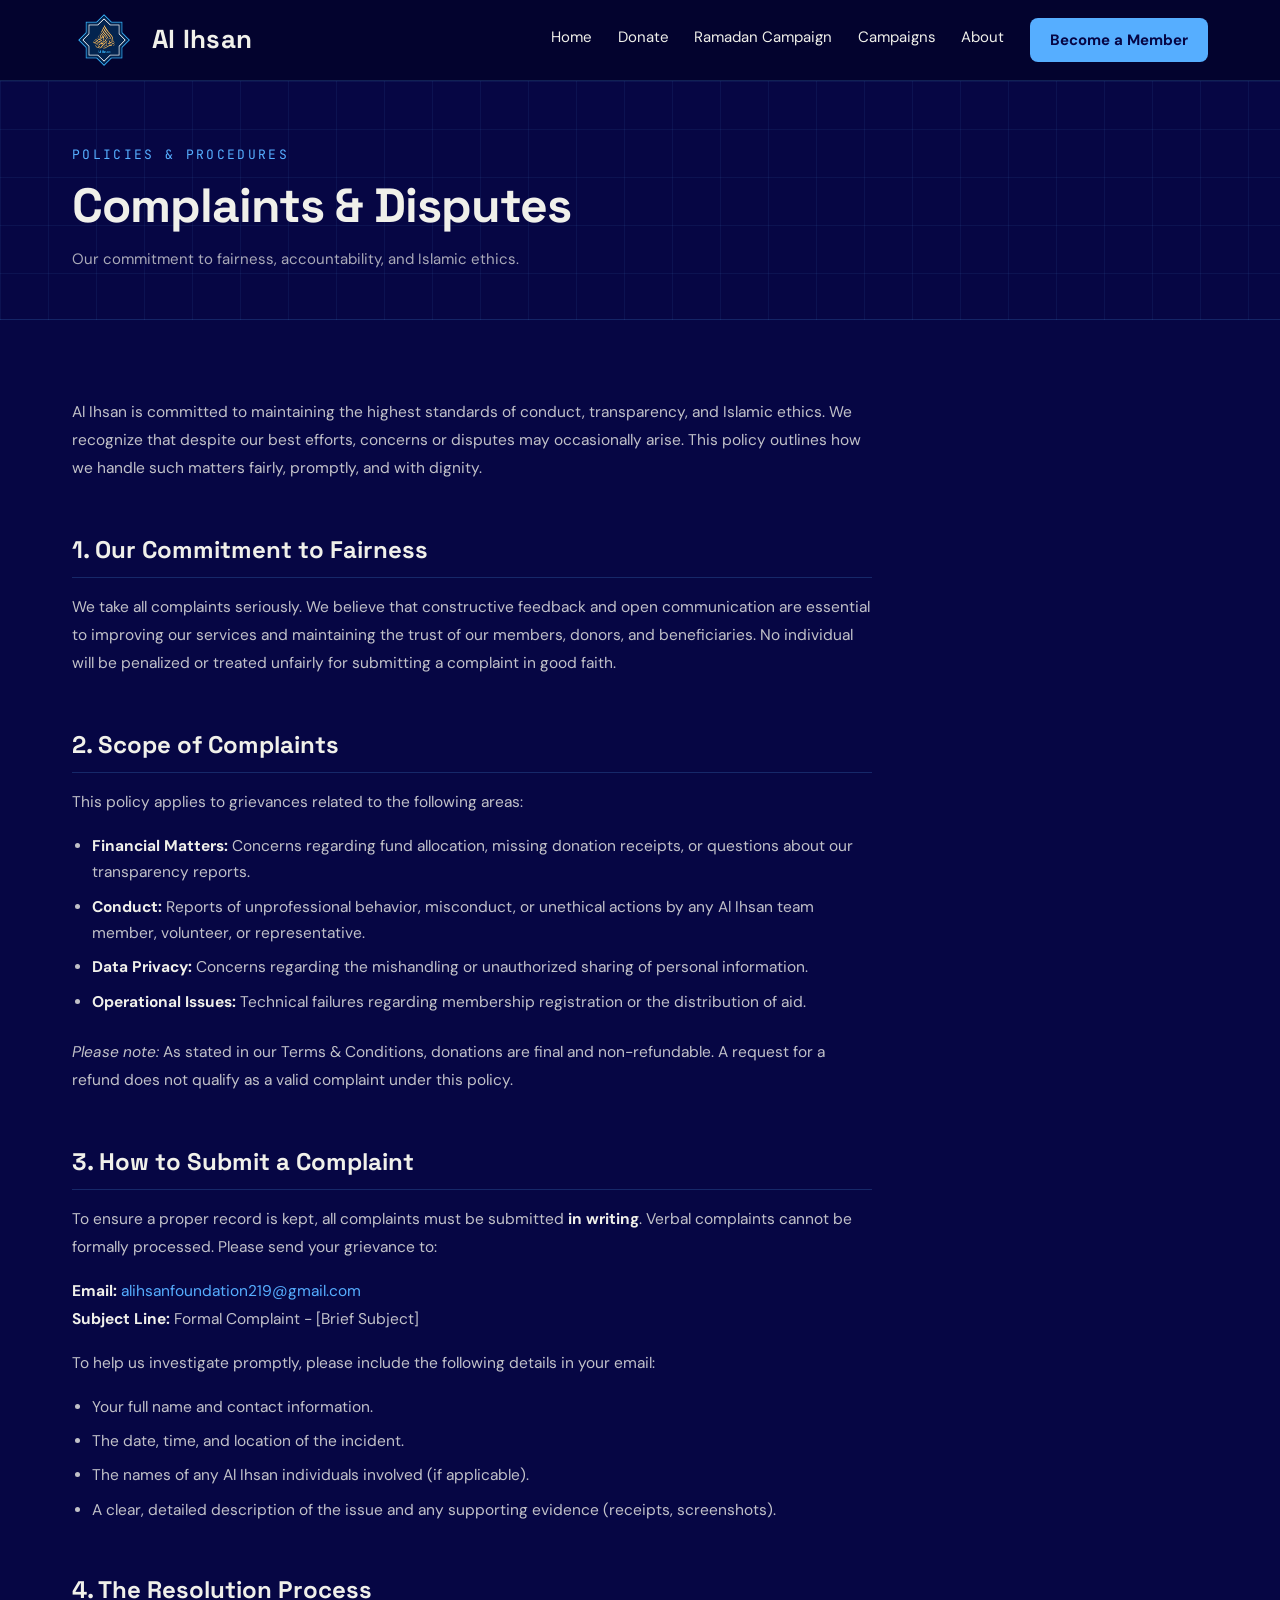
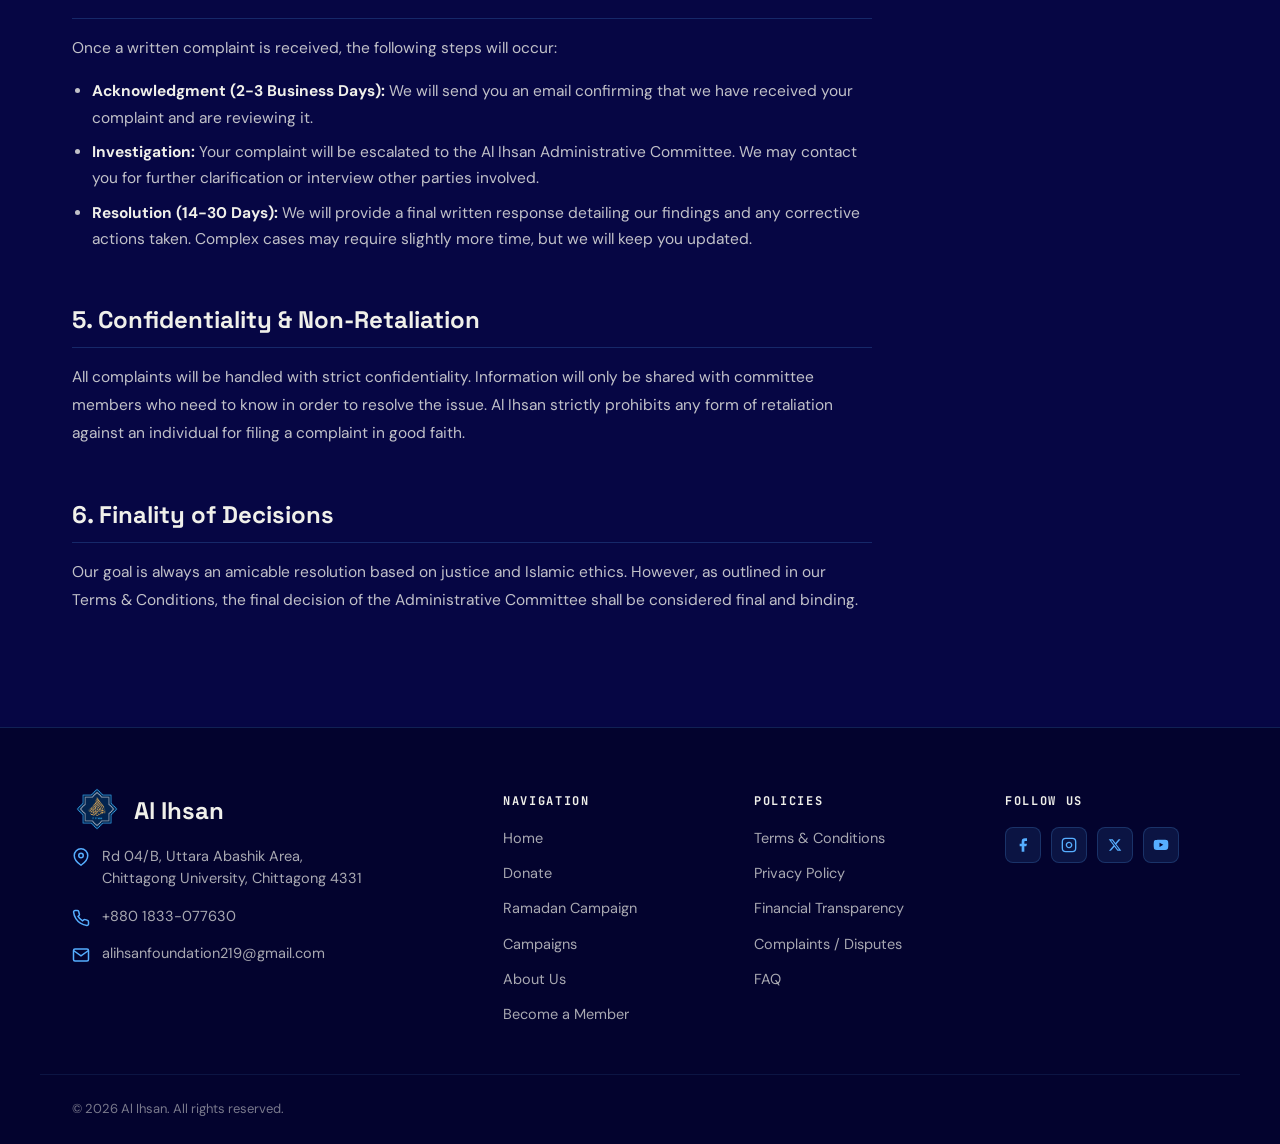
<file: complaints.html>
<!doctype html>
<html lang="en-GB">
<head>
<meta charset="utf-8">
<meta name="viewport" content="width=device-width, initial-scale=1.0">
<title>Al Ihsan · Complaints & Disputes</title>
<link rel="icon" type="image/png" href="images/favicon.png">
<link rel="preconnect" href="https://fonts.googleapis.com">
<link rel="preconnect" href="https://fonts.gstatic.com" crossorigin>
<link href="https://fonts.googleapis.com/css2?family=Space+Grotesk:wght@500;700&family=DM+Sans:wght@400;500;700&family=JetBrains+Mono:wght@500&display=swap" rel="stylesheet">
<link rel="stylesheet" href="style.css">
<style>
  * { box-sizing: border-box; }
  html { scroll-behavior: smooth; }
  body { margin: 0; background: #060644; color: #f0f0ea; font-family: 'DM Sans', sans-serif; font-size: 17px; line-height: 1.6; }
  a { color: #56aeff; text-decoration: none; transition: 0.2s ease; }
  a:hover { color: #f0f0ea; }

  /* Legal Text Styles */
  .legal-content h2 {
    font-family: 'Space Grotesk', sans-serif;
    font-size: 24px;
    font-weight: 700;
    color: #f0f0ea;
    margin: 48px 0 16px 0;
    padding-bottom: 8px;
    border-bottom: 1px solid rgba(86,174,255,0.2);
  }
  .legal-content h2:first-child { margin-top: 0; }

  .legal-content p {
    font-size: 15.5px;
    color: rgba(240,240,234,0.8);
    line-height: 1.8;
    margin-bottom: 16px;
  }

  .legal-content ul {
    margin-top: 8px;
    margin-bottom: 24px;
    padding-left: 20px;
    color: rgba(240,240,234,0.8);
  }
  .legal-content li {
    margin-bottom: 8px;
    font-size: 15.5px;
    line-height: 1.7;
  }
  .legal-content strong { color: #f0f0ea; }

  /* Sidebar TOC */
  .toc-link {
    display: block;
    padding: 8px 0;
    color: rgba(240,240,234,0.6);
    font-size: 14.5px;
    border-left: 2px solid rgba(86,174,255,0.2);
    padding-left: 12px;
    transition: all 0.2s ease;
  }
  .toc-link:hover { color: #56aeff; border-left-color: #56aeff; }
</style>
</head>
<body>
<div style="width: 100%; background: #060644; color: #f0f0ea; font-family: 'DM Sans', sans-serif; font-size: 17px; line-height: 1.6">

<!-- NAV INJECTION -->
<div id="header-placeholder" style="position: sticky; top: 0; z-index: 100;"></div>

<!-- ═══════════════════════ HERO ═══════════════════════ -->
<div style="background-color: #060644; background-image: linear-gradient(rgba(86,174,255,0.07) 1px, transparent 1px), linear-gradient(90deg, rgba(86,174,255,0.07) 1px, transparent 1px); background-size: 48px 48px; border-bottom: 1px solid rgba(86,174,255,0.18)">
  <div style="max-width: 1200px; margin: 0 auto; padding: 64px 32px 48px; display: flex; flex-direction: column; gap: 14px">
    <div style="font-family: 'JetBrains Mono', monospace; font-size: 13px; letter-spacing: 0.18em; text-transform: uppercase; color: #56aeff">Policies & Procedures</div>
    <h1 style="margin: 0; font-family: 'Space Grotesk', sans-serif; font-weight: 700; font-size: clamp(36px, 5vw, 48px); line-height: 1.1; letter-spacing: -0.02em">Complaints & Disputes</h1>
    <p style="margin: 0; color: rgba(240,240,234,0.7); font-size: 15px;">Our commitment to fairness, accountability, and Islamic ethics.</p>
  </div>
</div>

<!-- ═══════════════════════ MAIN CONTENT ═══════════════════════ -->
<div style="max-width: 1200px; margin: 0 auto; padding: 64px 32px 96px; display: flex; flex-wrap: wrap; gap: 64px; align-items: flex-start">

  <!-- STICKY SIDEBAR (Table of Contents) -->
  <div class="desktop-sidebar" style="flex: 0 0 260px; display: none; position: sticky; top: 120px; { display: block; }">
    <div style="font-family: 'JetBrains Mono', monospace; font-size: 12px; letter-spacing: 0.14em; text-transform: uppercase; color: #56aeff; margin-bottom: 16px;">On this page</div>
    <div style="display: flex; flex-direction: column;">
      <a href="#commitment" class="toc-link">1. Our Commitment</a>
      <a href="#scope" class="toc-link">2. Scope of Complaints</a>
      <a href="#submit" class="toc-link">3. How to Submit</a>
      <a href="#process" class="toc-link">4. Resolution Process</a>
      <a href="#confidentiality" class="toc-link">5. Confidentiality</a>
      <a href="#finality" class="toc-link">6. Finality of Decisions</a>
    </div>
  </div>

  <!-- LEGAL TEXT -->
  <div class="legal-content" style="flex: 999 1 600px; min-width: 0; max-width: 800px;">

    <p>Al Ihsan is committed to maintaining the highest standards of conduct, transparency, and Islamic ethics. We recognize that despite our best efforts, concerns or disputes may occasionally arise. This policy outlines how we handle such matters fairly, promptly, and with dignity.</p>

    <h2 id="commitment">1. Our Commitment to Fairness</h2>
    <p>We take all complaints seriously. We believe that constructive feedback and open communication are essential to improving our services and maintaining the trust of our members, donors, and beneficiaries. No individual will be penalized or treated unfairly for submitting a complaint in good faith.</p>

    <h2 id="scope">2. Scope of Complaints</h2>
    <p>This policy applies to grievances related to the following areas:</p>
    <ul>
      <li><strong>Financial Matters:</strong> Concerns regarding fund allocation, missing donation receipts, or questions about our transparency reports.</li>
      <li><strong>Conduct:</strong> Reports of unprofessional behavior, misconduct, or unethical actions by any Al Ihsan team member, volunteer, or representative.</li>
      <li><strong>Data Privacy:</strong> Concerns regarding the mishandling or unauthorized sharing of personal information.</li>
      <li><strong>Operational Issues:</strong> Technical failures regarding membership registration or the distribution of aid.</li>
    </ul>
    <p><em>Please note:</em> As stated in our Terms & Conditions, donations are final and non-refundable. A request for a refund does not qualify as a valid complaint under this policy.</p>

    <h2 id="submit">3. How to Submit a Complaint</h2>
    <p>To ensure a proper record is kept, all complaints must be submitted <strong>in writing</strong>. Verbal complaints cannot be formally processed. Please send your grievance to:</p>
    <p>
      <strong>Email:</strong> <a href="mailto:alihsanfoundation219@gmail.com">alihsanfoundation219@gmail.com</a><br>
      <strong>Subject Line:</strong> Formal Complaint - [Brief Subject]
    </p>
    <p>To help us investigate promptly, please include the following details in your email:</p>
    <ul>
      <li>Your full name and contact information.</li>
      <li>The date, time, and location of the incident.</li>
      <li>The names of any Al Ihsan individuals involved (if applicable).</li>
      <li>A clear, detailed description of the issue and any supporting evidence (receipts, screenshots).</li>
    </ul>

    <h2 id="process">4. The Resolution Process</h2>
    <p>Once a written complaint is received, the following steps will occur:</p>
    <ul>
      <li><strong>Acknowledgment (2-3 Business Days):</strong> We will send you an email confirming that we have received your complaint and are reviewing it.</li>
      <li><strong>Investigation:</strong> Your complaint will be escalated to the Al Ihsan Administrative Committee. We may contact you for further clarification or interview other parties involved.</li>
      <li><strong>Resolution (14-30 Days):</strong> We will provide a final written response detailing our findings and any corrective actions taken. Complex cases may require slightly more time, but we will keep you updated.</li>
    </ul>

    <h2 id="confidentiality">5. Confidentiality & Non-Retaliation</h2>
    <p>All complaints will be handled with strict confidentiality. Information will only be shared with committee members who need to know in order to resolve the issue. Al Ihsan strictly prohibits any form of retaliation against an individual for filing a complaint in good faith.</p>

    <h2 id="finality">6. Finality of Decisions</h2>
    <p>Our goal is always an amicable resolution based on justice and Islamic ethics. However, as outlined in our Terms & Conditions, the final decision of the Administrative Committee shall be considered final and binding. </p>

  </div>
</div>

<!-- FOOTER INJECTION -->
<div id="footer-placeholder"></div>

<!-- ═══════════════════════ SCRIPTS ═══════════════════════ -->
<script>
  document.addEventListener("DOMContentLoaded", () => {

    // Universal Favicon
    const favicon = document.createElement('link');
    favicon.rel = 'icon';
    favicon.type = 'image/png';
    favicon.href = 'images/logo.png';
    document.head.appendChild(favicon);

    // Fetch Header and Footer
    const headerPlaceholder = document.getElementById("header-placeholder");
    const footerPlaceholder = document.getElementById("footer-placeholder");

    Promise.all([
      fetch("header.html").then(res => res.text()),
      fetch("footer.html").then(res => res.text())
    ])
    .then(([headerData, footerData]) => {
      // Inject Header
      if (headerPlaceholder) {
        headerPlaceholder.innerHTML = headerData;

        // --- MOBILE MENU TOGGLE LOGIC ---
        const mobileBtn = document.getElementById("mobile-menu-toggle");
        const navLinksWrapper = document.getElementById("nav-links");
        if (mobileBtn && navLinksWrapper) {
          mobileBtn.addEventListener("click", () => {
            navLinksWrapper.classList.toggle("active");
          });
        }
        // --------------------------------

        // Auto-highlight active nav link
        let currentPage = window.location.pathname.split("/").pop();
        if (currentPage === "" || currentPage === "/") currentPage = "index.html";

        const navLinks = headerPlaceholder.querySelectorAll(".nav-link");
        navLinks.forEach(link => {
          if (link.getAttribute("href") === currentPage) {
            link.classList.add("active");
          }
        });
      }

      // Inject Footer
      if (footerPlaceholder) {
        footerPlaceholder.innerHTML = footerData;
      }
    })
    .catch(error => console.error("Error loading components:", error));
  });
</script>

</div>

<!-- ═══════════════════════ ELFSIGHT CHATBOT ═══════════════════════ -->
      <div class="elfsight-app-8563a37b-48f1-43d2-bbb6-d3e281002309" data-elfsight-app-lazy></div>
      <script src="https://elfsightcdn.com/platform.js" async></script>
</body>
</html>
</file>
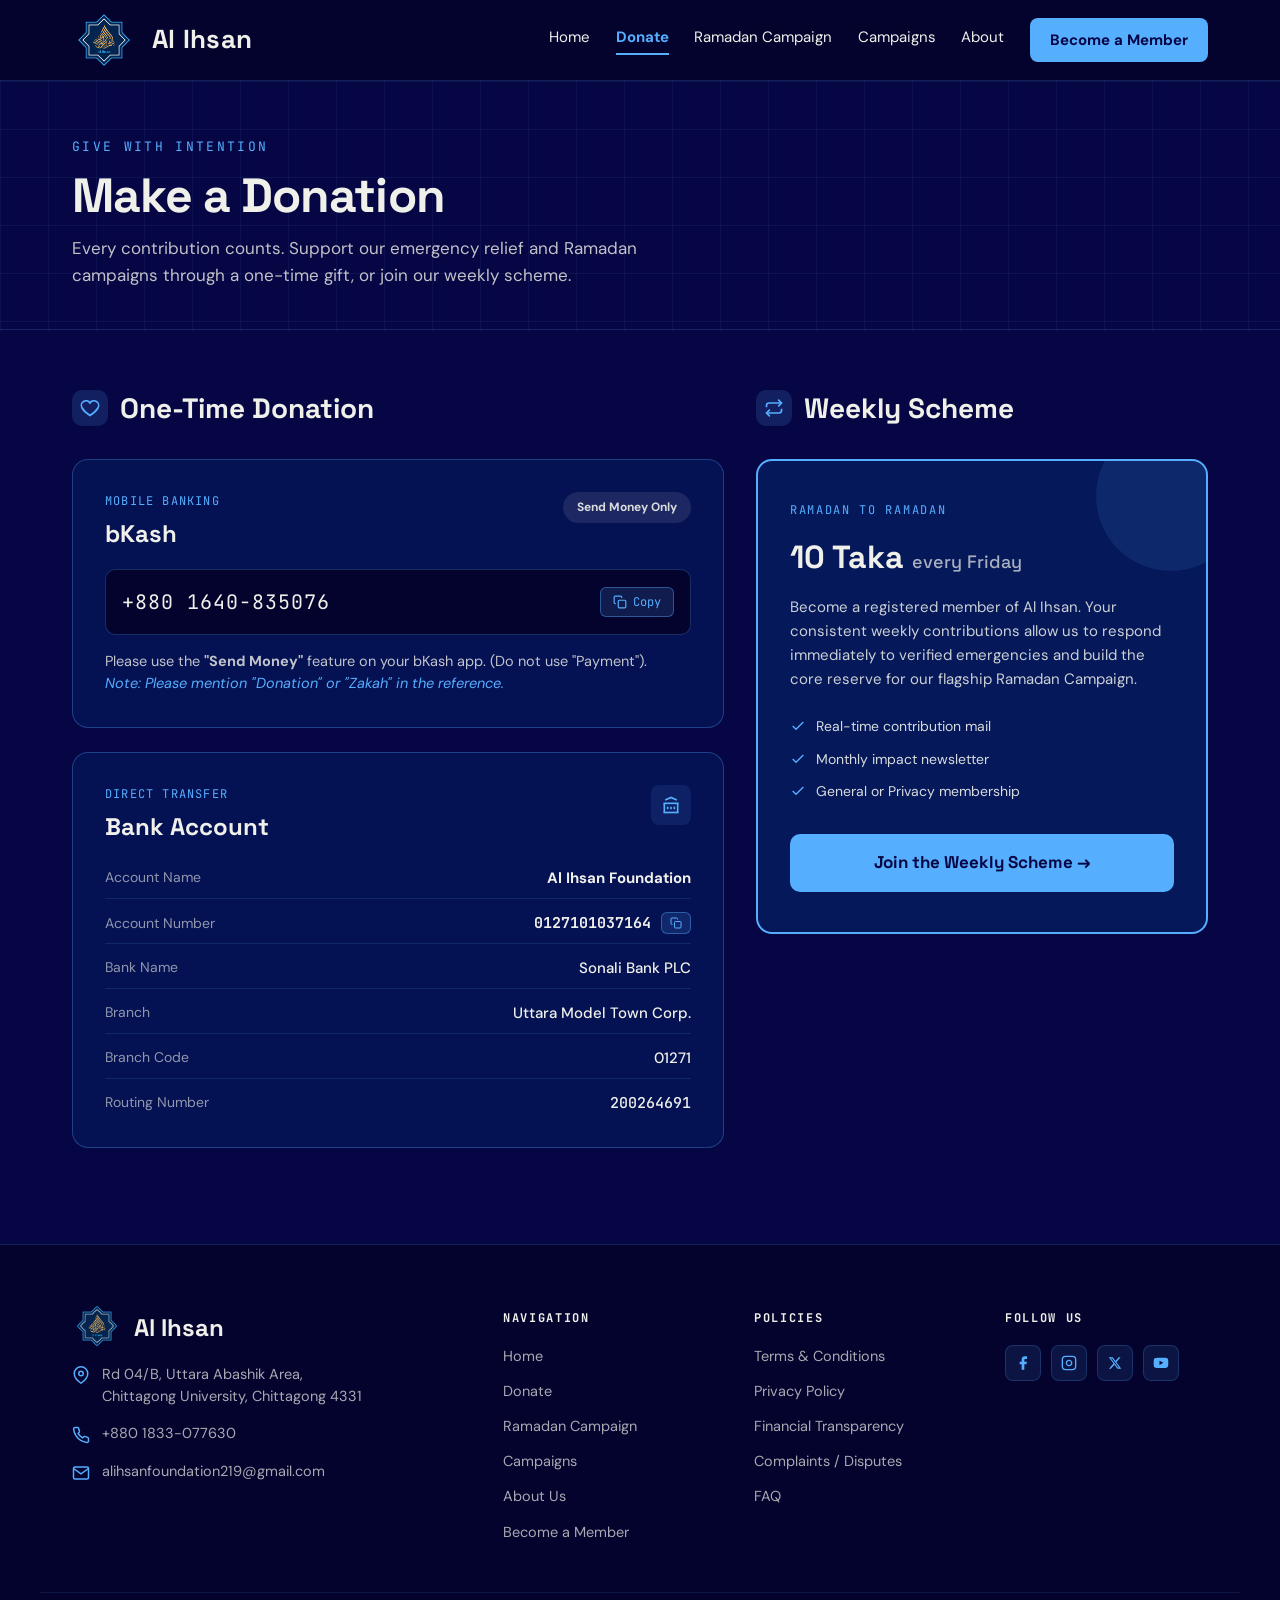
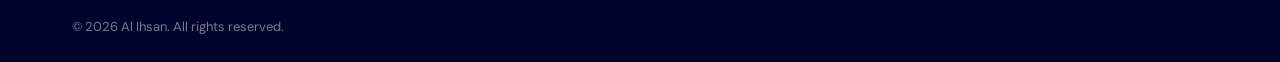
<file: donate.html>
<!doctype html>
<html lang="en-GB">
<head>
<meta charset="utf-8">
<meta name="viewport" content="width=device-width, initial-scale=1.0">
<title>Al Ihsan · Donate</title>
<meta name="description" content="Make one time donation through our banking channels or choose to join the weekly scheme. We ensure your donation makes an impact.">

<link rel="icon" type="image/png" href="images/favicon.png">
<link rel="preconnect" href="https://fonts.googleapis.com">
<link rel="stylesheet" href="style.css">
<link rel="preconnect" href="https://fonts.gstatic.com" crossorigin>
<link href="https://fonts.googleapis.com/css2?family=Space+Grotesk:wght@500;700&family=DM+Sans:wght@400;500;700&family=JetBrains+Mono:wght@500&display=swap" rel="stylesheet">
<style>
  * { box-sizing: border-box; }
  html { scroll-behavior: smooth; }
  body { margin: 0; background: #060644; color: #f0f0ea; font-family: 'DM Sans', sans-serif; font-size: 17px; line-height: 1.6; }
  a { color: #56aeff; text-decoration: none; transition: 0.2s ease; }
  a:hover { color: #f0f0ea; }
  
  /* Copy button feedback */
  .copy-btn { background: rgba(86,174,255,0.15); border: 1px solid rgba(86,174,255,0.4); color: #56aeff; padding: 6px 12px; border-radius: 6px; font-family: 'JetBrains Mono', monospace; font-size: 12px; cursor: pointer; transition: all 0.2s; display: inline-flex; align-items: center; gap: 6px; }
  .copy-btn:hover { background: #56aeff; color: #060644; }
  .copy-btn.copied { background: #4ade80; border-color: #4ade80; color: #060644; }
</style>
  <script defer src="https://cloud.umami.is/script.js" data-website-id="edb3beda-67c8-4ea9-8118-8fb19986c4d9"></script>
</head>
<body>
<div style="width: 100%; background: #060644; color: #f0f0ea; font-family: 'DM Sans', sans-serif; font-size: 17px; line-height: 1.6">

<!-- NAV -->
<div id="header-placeholder" style="position: sticky; top: 0; z-index: 100;"></div>

<!-- COMPACT HERO -->
<div style="background-color: #060644; background-image: linear-gradient(rgba(86,174,255,0.07) 1px, transparent 1px), linear-gradient(90deg, rgba(86,174,255,0.07) 1px, transparent 1px); background-size: 48px 48px; border-bottom: 1px solid rgba(86,174,255,0.18)">
  <div style="max-width: 1200px; margin: 0 auto; padding: 56px 32px 40px; display: flex; flex-direction: column; gap: 12px">
    <div style="font-family: 'JetBrains Mono', monospace; font-size: 13px; letter-spacing: 0.18em; text-transform: uppercase; color: #56aeff">Give with intention</div>
    <h1 style="margin: 0; font-family: 'Space Grotesk', sans-serif; font-weight: 700; font-size: 48px; line-height: 1.1; letter-spacing: -0.02em">Make a Donation</h1>
    <p style="margin: 0; max-width: 600px; color: rgba(240,240,234,0.8); font-size: 17px">Every contribution counts. Support our emergency relief and Ramadan campaigns through a one-time gift, or join our weekly scheme.</p>
  </div>
</div>

<!-- DONATION OPTIONS -->
<div style="max-width: 1200px; margin: 0 auto; padding: 56px 32px 96px; display: flex; flex-wrap: wrap; gap: 32px; align-items: flex-start">
  
  <!-- LEFT: ONE-TIME DONATION (bKash & Bank) -->
  <div style="flex: 1 1 540px; display: flex; flex-direction: column; gap: 24px">

    <div style="display: flex; align-items: center; gap: 12px; margin-bottom: 4px;">
      <div style="width: 36px; height: 36px; border-radius: 10px; background: rgba(86,174,255,0.15); display: flex; align-items: center; justify-content: center;">
        <svg width="20" height="20" viewBox="0 0 24 24" fill="none" stroke="#56aeff" stroke-width="2"><path d="M12 21s-7-4.5-9.5-9A5.5 5.5 0 0 1 12 6a5.5 5.5 0 0 1 9.5 6c-2.5 4.5-9.5 9-9.5 9z"></path></svg>
      </div>
      <h2 style="margin: 0; font-family: 'Space Grotesk', sans-serif; font-size: 28px;">One-Time Donation</h2>
    </div>

    <!-- bKash Card -->
    <div style="padding: 32px; border: 1px solid rgba(86,174,255,0.3); border-radius: 16px; background: rgba(0,73,149,0.18);">
      <div style="display: flex; justify-content: space-between; align-items: flex-start; flex-wrap: wrap; gap: 16px; margin-bottom: 16px;">
        <div>
          <div style="font-family: 'JetBrains Mono', monospace; font-size: 12px; color: #56aeff; text-transform: uppercase; letter-spacing: 0.1em; margin-bottom: 4px;">Mobile Banking</div>
          <h3 style="margin: 0; font-family: 'Space Grotesk', sans-serif; font-size: 24px;">bKash</h3>
        </div>
        <div style="background: rgba(240,240,234,0.1); padding: 6px 14px; border-radius: 999px; font-size: 12px; color: rgba(240,240,234,0.9); font-weight: 700;">Send Money Only</div>
      </div>

            <div style="background: #03032e; border: 1px solid rgba(86,174,255,0.25); border-radius: 10px; padding: 16px; display: flex; justify-content: space-between; align-items: center; flex-wrap: wrap; gap: 12px; margin-bottom: 16px;">

        <!-- Number: slightly responsive, forced single line -->
        <div style="font-family: 'JetBrains Mono', monospace; font-size: clamp(16px, 4.5vw, 20px); color: #f0f0ea; letter-spacing: 1px; white-space: nowrap;">
          +880 1640-835076
        </div>

        <!-- Copy Button -->
        <button class="copy-btn" onclick="copyText('+8801640835076', this)" style="flex-shrink: 0;">
          <svg width="14" height="14" viewBox="0 0 24 24" fill="none" stroke="currentColor" stroke-width="2"><rect x="9" y="9" width="13" height="13" rx="2" ry="2"></rect><path d="M5 15H4a2 2 0 0 1-2-2V4a2 2 0 0 1 2-2h9a2 2 0 0 1 2 2v1"></path></svg>
          Copy
        </button>

      </div>

      <p style="margin: 0; font-size: 14.5px; color: rgba(240,240,234,0.8); line-height: 1.5;">
        Please use the <strong>"Send Money"</strong> feature on your bKash app. (Do not use "Payment"). <br>
        <em style="color: #56aeff;">Note: Please mention "Donation" or "Zakah" in the reference.</em>
      </p>
    </div>

    <!-- Bank Card -->
    <div style="padding: 32px; border: 1px solid rgba(86,174,255,0.3); border-radius: 16px; background: rgba(0,73,149,0.18);">
      <div style="display: flex; justify-content: space-between; align-items: flex-start; flex-wrap: wrap; gap: 16px; margin-bottom: 20px;">
        <div>
          <div style="font-family: 'JetBrains Mono', monospace; font-size: 12px; color: #56aeff; text-transform: uppercase; letter-spacing: 0.1em; margin-bottom: 4px;">Direct Transfer</div>
          <h3 style="margin: 0; font-family: 'Space Grotesk', sans-serif; font-size: 24px;">Bank Account</h3>
        </div>
        <div style="width: 40px; height: 40px; border-radius: 8px; background: rgba(86,174,255,0.1); display: flex; align-items: center; justify-content: center;">
          <svg width="20" height="20" viewBox="0 0 24 24" fill="none" stroke="#56aeff" stroke-width="2"><path d="M3 21h18"></path><path d="M3 10h18"></path><path d="M5 6l7-3 7 3"></path><path d="M4 10v11"></path><path d="M20 10v11"></path><path d="M8 14v3"></path><path d="M12 14v3"></path><path d="M16 14v3"></path></svg>
        </div>
      </div>

      <div style="display: flex; flex-direction: column; gap: 12px;">
        <div style="display: flex; justify-content: space-between; border-bottom: 1px solid rgba(86,174,255,0.15); padding-bottom: 8px;">
          <span style="color: rgba(240,240,234,0.6); font-size: 14px;">Account Name</span>
          <span style="font-weight: 700; font-size: 15px;">Al Ihsan Foundation</span>
        </div>
        <div style="display: flex; justify-content: space-between; align-items: center; border-bottom: 1px solid rgba(86,174,255,0.15); padding-bottom: 8px;">
          <span style="color: rgba(240,240,234,0.6); font-size: 14px;">Account Number</span>
          <div style="display: flex; align-items: center; gap: 10px;">
            <span style="font-weight: 700; font-size: 15px; font-family: 'JetBrains Mono', monospace;">0127101037164</span>
            <button class="copy-btn" onclick="copyText('0127101037164', this)" style="padding: 4px 8px; font-size: 11px;">
              <svg width="12" height="12" viewBox="0 0 24 24" fill="none" stroke="currentColor" stroke-width="2"><rect x="9" y="9" width="13" height="13" rx="2" ry="2"></rect><path d="M5 15H4a2 2 0 0 1-2-2V4a2 2 0 0 1 2-2h9a2 2 0 0 1 2 2v1"></path></svg>
            </button>
          </div>
        </div>
        <div style="display: flex; justify-content: space-between; border-bottom: 1px solid rgba(86,174,255,0.15); padding-bottom: 8px;">
          <span style="color: rgba(240,240,234,0.6); font-size: 14px;">Bank Name</span>
          <span style="font-weight: 500; font-size: 15px;">Sonali Bank PLC</span>
        </div>
        <div style="display: flex; justify-content: space-between; border-bottom: 1px solid rgba(86,174,255,0.15); padding-bottom: 8px;">
          <span style="color: rgba(240,240,234,0.6); font-size: 14px;">Branch</span>
          <span style="font-weight: 500; font-size: 15px;">Uttara Model Town Corp.</span>
        </div>
        <div style="display: flex; justify-content: space-between; border-bottom: 1px solid rgba(86,174,255,0.15); padding-bottom: 8px;">
          <span style="color: rgba(240,240,234,0.6); font-size: 14px;">Branch Code</span>
          <span style="font-weight: 500; font-size: 15px;">01271</span>
        </div>
        <div style="display: flex; justify-content: space-between;">
          <span style="color: rgba(240,240,234,0.6); font-size: 14px;">Routing Number</span>
          <span style="font-weight: 500; font-size: 15px; font-family: 'JetBrains Mono', monospace;">200264691</span>
        </div>
      </div>
    </div>

  </div>

  <!-- RIGHT: WEEKLY SCHEME -->
  <div style="flex: 1 1 340px; display: flex; flex-direction: column; gap: 24px">
    <div style="display: flex; align-items: center; gap: 12px; margin-bottom: 4px;">
      <div style="width: 36px; height: 36px; border-radius: 10px; background: rgba(86,174,255,0.15); display: flex; align-items: center; justify-content: center;">
        <svg width="20" height="20" viewBox="0 0 24 24" fill="none" stroke="#56aeff" stroke-width="2"><path d="M17 2l4 4-4 4"></path><path d="M3 11V9a3 3 0 0 1 3-3h15"></path><path d="M7 22l-4-4 4-4"></path><path d="M21 13v2a3 3 0 0 1-3 3H3"></path></svg>
      </div>
      <h2 style="margin: 0; font-family: 'Space Grotesk', sans-serif; font-size: 28px;">Weekly Scheme</h2>
    </div>

    <div style="padding: 40px 32px; border: 2px solid #56aeff; border-radius: 16px; background: rgba(0,73,149,0.28); display: flex; flex-direction: column; gap: 20px; position: relative; overflow: hidden;">
      <!-- Decorative background circle -->
      <div style="position: absolute; top: -40px; right: -40px; width: 150px; height: 150px; border-radius: 50%; background: rgba(86,174,255,0.1); pointer-events: none;"></div>
      
      <div style="font-family: 'JetBrains Mono', monospace; font-size: 12px; color: #56aeff; letter-spacing: 0.14em; text-transform: uppercase;">Ramadan to Ramadan</div>
      <h3 style="margin: 0; font-family: 'Space Grotesk', sans-serif; font-size: 32px; line-height: 1.1;">10 Taka <span style="font-size: 18px; font-weight: 500; color: rgba(240,240,234,0.7);">every Friday</span></h3>
      
      <p style="margin: 0; font-size: 15px; color: rgba(240,240,234,0.85); line-height: 1.6;">
        Become a registered member of Al Ihsan. Your consistent weekly contributions allow us to respond immediately to verified emergencies and build the core reserve for our flagship Ramadan Campaign.
      </p>

      <div style="display: flex; flex-direction: column; gap: 10px; margin: 4px 0 12px;">
        <div style="display: flex; gap: 10px; align-items: center; font-size: 14px; color: rgba(240,240,234,0.9);">
          <svg width="16" height="16" viewBox="0 0 24 24" fill="none" stroke="#56aeff" stroke-width="2"><polyline points="20 6 9 17 4 12"></polyline></svg>
          Real-time contribution mail
        </div>
        <div style="display: flex; gap: 10px; align-items: center; font-size: 14px; color: rgba(240,240,234,0.9);">
          <svg width="16" height="16" viewBox="0 0 24 24" fill="none" stroke="#56aeff" stroke-width="2"><polyline points="20 6 9 17 4 12"></polyline></svg>
          Monthly impact newsletter
        </div>
        <div style="display: flex; gap: 10px; align-items: center; font-size: 14px; color: rgba(240,240,234,0.9);">
          <svg width="16" height="16" viewBox="0 0 24 24" fill="none" stroke="#56aeff" stroke-width="2"><polyline points="20 6 9 17 4 12"></polyline></svg>
          General or Privacy membership
        </div>
      </div>

      <a class="btn-glow-blue" href="membership.html?type=general" style="display: block; text-align: center; color: #060644; background: #56aeff; padding: 15px 24px; border-radius: 10px; font-family: 'Space Grotesk', sans-serif; font-size: 17px; font-weight: 700; margin-top: auto;">Join the Weekly Scheme →</a>
    </div>
  </div>

</div>

<!-- COPY TO CLIPBOARD SCRIPT -->
<script>
function copyText(text, btn) {
  navigator.clipboard.writeText(text).then(function() {
    // Change button appearance temporarily
    var originalHTML = btn.innerHTML;
    btn.classList.add('copied');
    btn.innerHTML = '<svg width="14" height="14" viewBox="0 0 24 24" fill="none" stroke="currentColor" stroke-width="2"><polyline points="20 6 9 17 4 12"></polyline></svg> Copied!';
    
    setTimeout(function() {
      btn.classList.remove('copied');
      btn.innerHTML = originalHTML;
    }, 2000);
  }).catch(function(err) {
    console.error('Failed to copy: ', err);
  });
}
</script>

<!-- ═══════════════════════ FOOTER ═══════════════════════ -->
<div id="footer-placeholder"></div>

<script>
  document.addEventListener("DOMContentLoaded", () => {

    // 1. Universal Favicon
    const favicon = document.createElement('link');
    favicon.rel = 'icon';
    favicon.type = 'image/png';
    favicon.href = 'images/logo.png'; // Adjust path if needed
    document.head.appendChild(favicon);

    // 2. Fetch Header and Footer simultaneously
    const headerPlaceholder = document.getElementById("header-placeholder");
    const footerPlaceholder = document.getElementById("footer-placeholder");

    Promise.all([
      fetch("header.html").then(res => res.text()),
      fetch("footer.html").then(res => res.text())
    ])
    .then(([headerData, footerData]) => {

      // Inject Header
      if (headerPlaceholder) {
        headerPlaceholder.innerHTML = headerData;

        // --- MOBILE MENU TOGGLE LOGIC ---
        const mobileBtn = document.getElementById("mobile-menu-toggle");
        const navLinksWrapper = document.getElementById("nav-links");
        if (mobileBtn && navLinksWrapper) {
          mobileBtn.addEventListener("click", () => {
            navLinksWrapper.classList.toggle("active");
          });
        }
        // --------------------------------

        // Auto-highlight active nav link
        let currentPage = window.location.pathname.split("/").pop();
        if (currentPage === "" || currentPage === "/") currentPage = "index.html";

        const navLinks = headerPlaceholder.querySelectorAll(".nav-link");
        navLinks.forEach(link => {
          if (link.getAttribute("href") === currentPage) {
            link.classList.add("active");
          }
        });
      }

      // Inject Footer
      if (footerPlaceholder) {
        footerPlaceholder.innerHTML = footerData;
      }

    })
    .catch(error => console.error("Error loading components:", error));
  });
</script>
  </div>
<!-- ═══════════════════════ ELFSIGHT CHATBOT ═══════════════════════ -->
     <script src="https://elfsightcdn.com/platform.js" async></script>
     <div class="elfsight-app-8563a37b-48f1-43d2-bbb6-d3e281002309" data-elfsight-app-lazy></div>

<!-- ═══════════════════════ Chatling CHATBOT ═══════════════════════ -->
<script> window.chtlConfig = { chatbotId: "3973562951" } </script>
<script async data-id="3973562951" id="chtl-script" type="text/javascript" src="https://chatling.ai/js/embed.js"></script>
</body>

</body>
</html>
</file>
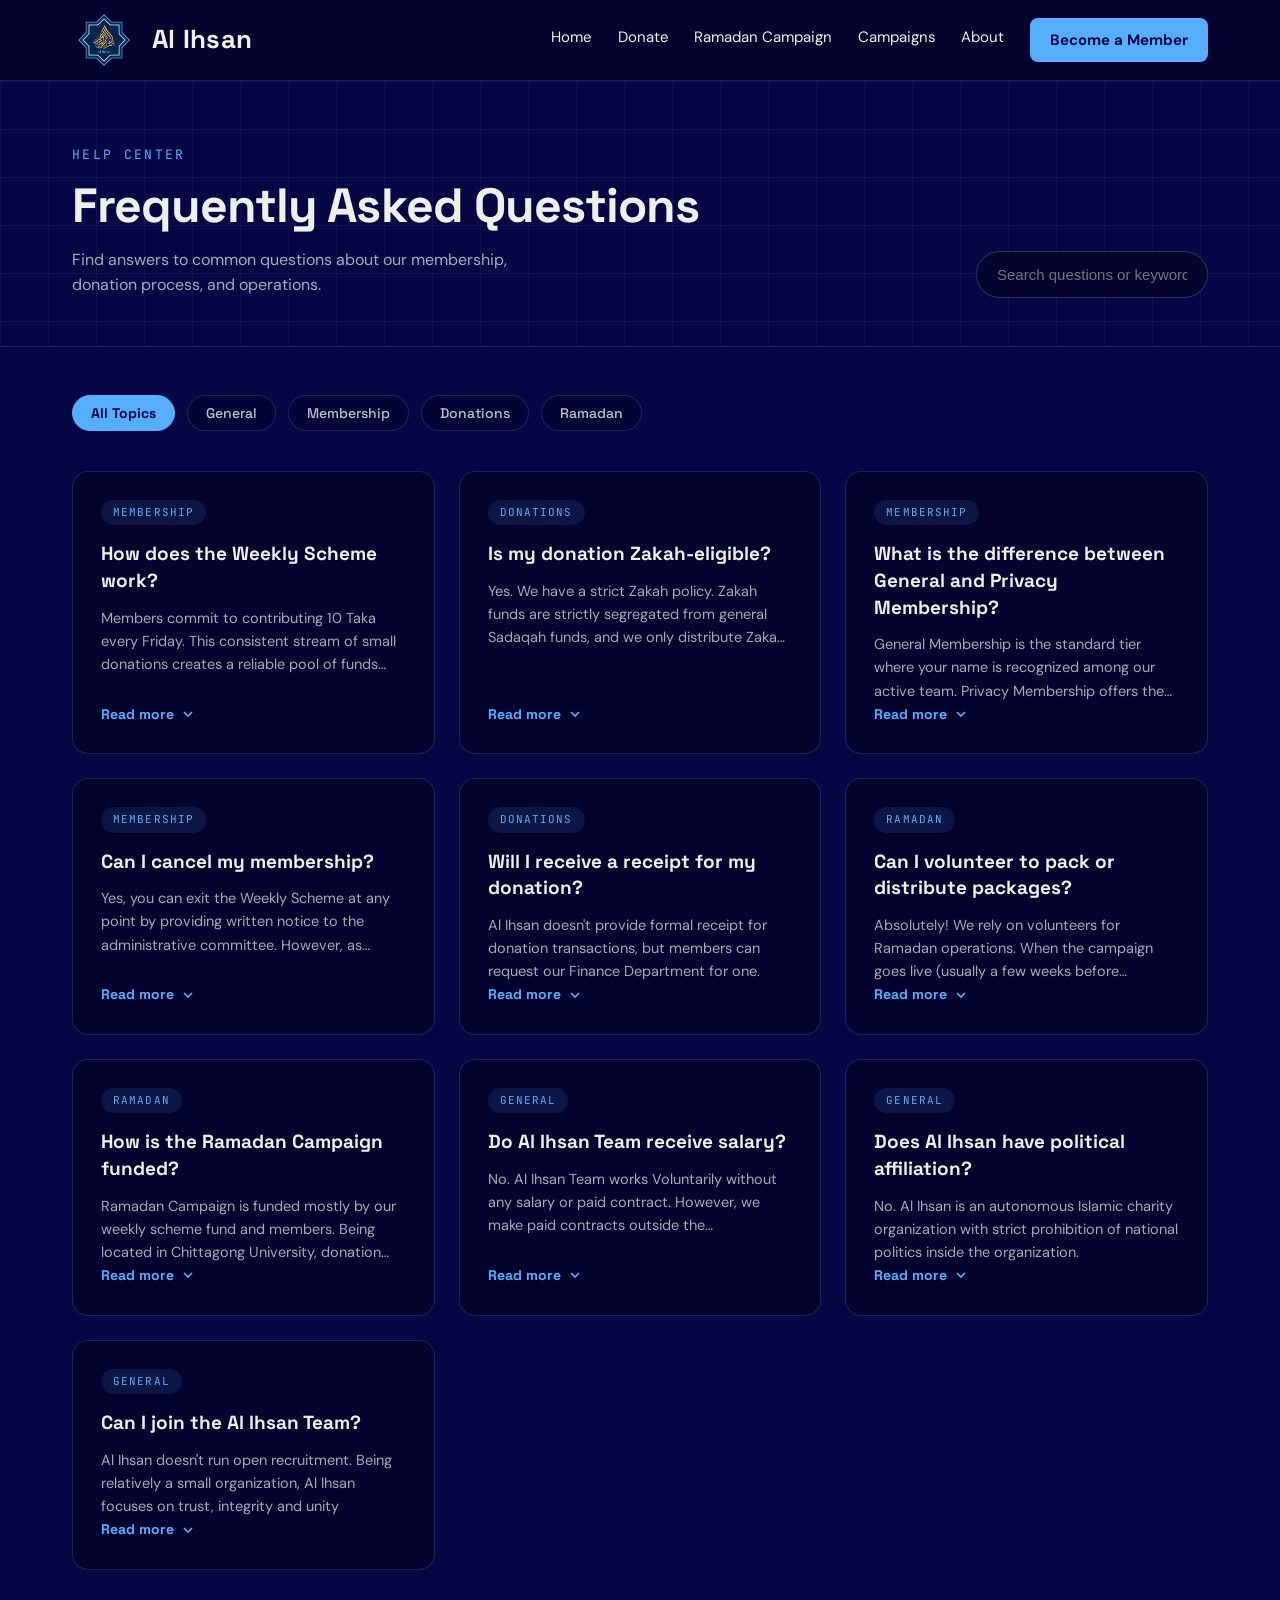
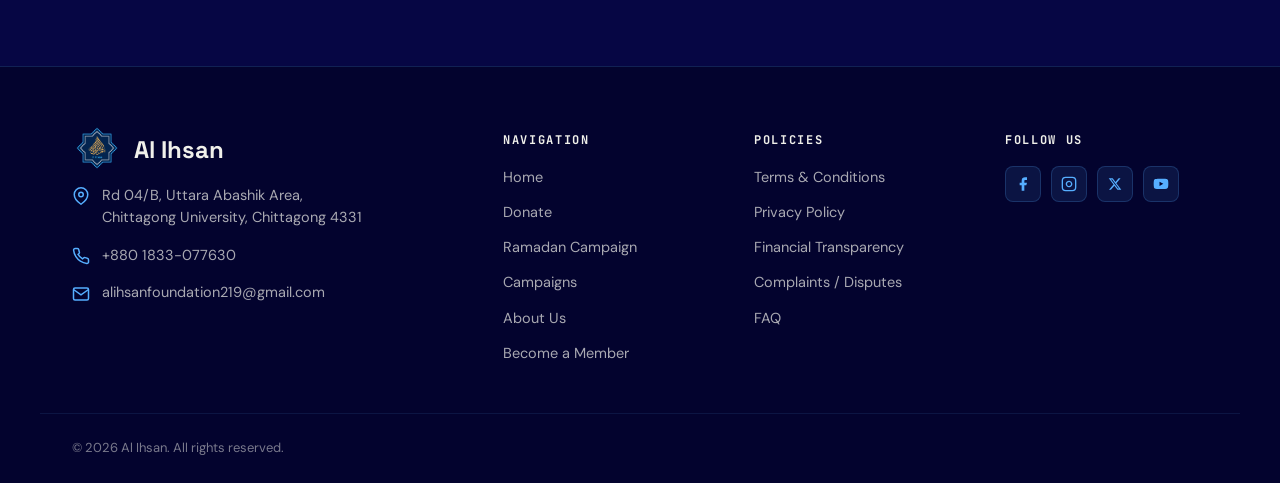
<file: faq.html>
<!doctype html>
<html lang="en-GB">
<head>
<meta charset="utf-8">
<meta name="viewport" content="width=device-width, initial-scale=1.0">
<title>Al Ihsan · Frequently Asked Questions</title>
<link rel="icon" type="image/png" href="images/favicon.png">
<link rel="preconnect" href="https://fonts.googleapis.com">
<link rel="preconnect" href="https://fonts.gstatic.com" crossorigin>
<link href="https://fonts.googleapis.com/css2?family=Space+Grotesk:wght@500;700&family=DM+Sans:wght@400;500;700&family=JetBrains+Mono:wght@500&display=swap" rel="stylesheet">
<link rel="stylesheet" href="style.css">
<style>
  * { box-sizing: border-box; }
  html { scroll-behavior: smooth; }
  body { margin: 0; background: #060644; color: #f0f0ea; font-family: 'DM Sans', sans-serif; font-size: 17px; line-height: 1.6; }
  a { color: #56aeff; text-decoration: none; transition: 0.2s ease; }
  a:hover { color: #f0f0ea; }

  /* Filter Pills */
  .filter-pill {
    padding: 8px 18px;
    border-radius: 999px;
    background: rgba(3,3,46,0.6);
    border: 1px solid rgba(86,174,255,0.2);
    color: rgba(240,240,234,0.8);
    font-size: 14px;
    cursor: pointer;
    transition: all 0.2s ease;
    font-family: 'Space Grotesk', sans-serif;
    font-weight: 500;
  }
  .filter-pill:hover { border-color: rgba(86,174,255,0.5); color: #f0f0ea; }
  .filter-pill.active {
    background: #56aeff;
    border-color: #56aeff;
    color: #060644;
    font-weight: 700;
  }

  /* FAQ Grid & Cards */
  .faq-grid {
    display: grid;
    grid-template-columns: repeat(auto-fill, minmax(320px, 1fr));
    gap: 24px;
  }

  .faq-card {
    background: #03032e;
    border: 1px solid rgba(86,174,255,0.2);
    border-radius: 16px;
    padding: 28px;
    display: flex;
    flex-direction: column;
    transition: border-color 0.3s ease, box-shadow 0.3s ease;
    position: relative;
  }
  .faq-card:hover {
    border-color: rgba(86,174,255,0.5);
    box-shadow: 0 10px 30px rgba(0,0,0,0.3);
  }

  .faq-badge {
    display: inline-block;
    background: rgba(86,174,255,0.1);
    color: #56aeff;
    padding: 4px 12px;
    border-radius: 999px;
    font-family: 'JetBrains Mono', monospace;
    font-size: 11px;
    text-transform: uppercase;
    letter-spacing: 0.1em;
    margin-bottom: 16px;
    align-self: flex-start;
  }

  .faq-question {
    font-family: 'Space Grotesk', sans-serif;
    font-size: 19px;
    font-weight: 700;
    color: #f0f0ea;
    margin: 0 0 12px 0;
    line-height: 1.4;
  }

  /* Text Truncation */
  .faq-answer {
    font-size: 14.5px;
    color: rgba(240,240,234,0.7);
    line-height: 1.6;
    margin: 0;
    display: -webkit-box;
    -webkit-line-clamp: 3;
    -webkit-box-orient: vertical;
    overflow: hidden;
    transition: all 0.3s ease;
  }

  /* Expanded State */
  .faq-card.expanded .faq-answer {
    -webkit-line-clamp: unset;
    display: block;
  }

  .faq-read-more {
    display: inline-flex;
    align-items: center;
    gap: 6px;
    margin-top: auto;
    font-family: 'Space Grotesk', sans-serif;
    font-size: 14px;
    font-weight: 700;
    color: #56aeff;
    cursor: pointer;
    align-self: flex-start;
    user-select: none;
  }
  .faq-read-more:hover { color: #f0f0ea; }

  .faq-read-more svg {
    transition: transform 0.3s ease;
  }
  .faq-card.expanded .faq-read-more svg {
    transform: rotate(180deg);
  }

  /* Search Input */
  .search-input {
    width: 100%;
    max-width: 400px;
    padding: 14px 20px;
    border-radius: 999px;
    border: 1px solid rgba(86,174,255,0.3);
    background: #03032e;
    color: #f0f0ea;
    font-size: 15px;
    outline: none;
    transition: all 0.3s ease;
  }
  .search-input:focus {
    border-color: #56aeff;
    box-shadow: 0 0 15px rgba(86,174,255,0.2);
  }
</style>
</head>
<body>
<div style="width: 100%; background: #060644; color: #f0f0ea; font-family: 'DM Sans', sans-serif; font-size: 17px; line-height: 1.6">

<!-- NAV INJECTION -->
<div id="header-placeholder" style="position: sticky; top: 0; z-index: 100;"></div>

<!-- ═══════════════════════ HERO ═══════════════════════ -->
<div style="background-color: #060644; background-image: linear-gradient(rgba(86,174,255,0.07) 1px, transparent 1px), linear-gradient(90deg, rgba(86,174,255,0.07) 1px, transparent 1px); background-size: 48px 48px; border-bottom: 1px solid rgba(86,174,255,0.18)">
  <div style="max-width: 1200px; margin: 0 auto; padding: 64px 32px 48px; display: flex; flex-wrap: wrap; align-items: flex-end; justify-content: space-between; gap: 32px;">
    <div style="display: flex; flex-direction: column; gap: 14px;">
      <div style="font-family: 'JetBrains Mono', monospace; font-size: 13px; letter-spacing: 0.18em; text-transform: uppercase; color: #56aeff">Help Center</div>
      <h1 style="margin: 0; font-family: 'Space Grotesk', sans-serif; font-weight: 700; font-size: clamp(36px, 5vw, 48px); line-height: 1.1; letter-spacing: -0.02em">Frequently Asked Questions</h1>
      <p style="margin: 0; color: rgba(240,240,234,0.7); font-size: 16px; max-width: 500px;">Find answers to common questions about our membership, donation process, and operations.</p>
    </div>

    <!-- Live Search -->
    <div>
      <input type="text" id="faq-search" class="search-input" placeholder="Search questions or keywords...">
    </div>
  </div>
</div>

<!-- ═══════════════════════ MAIN CONTENT ═══════════════════════ -->
<div style="max-width: 1200px; margin: 0 auto; padding: 48px 32px 96px;">

  <!-- Filters -->
  <div id="faq-filters" style="display: flex; flex-wrap: wrap; gap: 12px; margin-bottom: 40px;">
    <button class="filter-pill active" data-filter="all">All Topics</button>
    <button class="filter-pill" data-filter="General">General</button>
    <button class="filter-pill" data-filter="Membership">Membership</button>
    <button class="filter-pill" data-filter="Donations">Donations</button>
    <button class="filter-pill" data-filter="Ramadan">Ramadan</button>
  </div>

  <!-- Grid Container -->
  <div id="faq-container" class="faq-grid">
    <!-- Cards will be injected by JS here -->
  </div>

  <!-- No Results Message -->
  <div id="no-results" style="display: none; text-align: center; padding: 64px 0;">
    <div style="font-size: 40px; margin-bottom: 16px;">🔍</div>
    <h3 style="font-family: 'Space Grotesk', sans-serif; font-size: 24px; margin-bottom: 8px;">No results found</h3>
    <p style="color: rgba(240,240,234,0.6);">We couldn't find any FAQs matching your search. Try different keywords or <a href="mailto:alihsanfoundation219@gmail.com" style="color: #56aeff;">contact us</a> directly.</p>
  </div>

</div>

<!-- FOOTER INJECTION -->
<div id="footer-placeholder"></div>

<!-- ═══════════════════════ SCRIPTS ═══════════════════════ -->
<script>
  // 1. FAQ DATA
  const faqData = [
    {
      category: "Membership",
      question: "How does the Weekly Scheme work?",
      answer: "Members commit to contributing 10 Taka every Friday. This consistent stream of small donations creates a reliable pool of funds that allows us to respond immediately to verified medical and educational emergencies, while also building the core reserve for our annual Ramadan Grocery Campaign."
    },
    {
      category: "Donations",
      question: "Is my donation Zakah-eligible?",
      answer: "Yes. We have a strict Zakah policy. Zakah funds are strictly segregated from general Sadaqah funds, and we only distribute Zakah to individuals who meet the specific Shariah criteria (e.g., the poor, the needy, the debt-ridden). 100% of your Zakah reaches the eligible recipient."
    },
    {
      category: "Membership",
      question: "What is the difference between General and Privacy Membership?",
      answer: "General Membership is the standard tier where your name is recognized among our active team. Privacy Membership offers the exact same impact and benefits, but allows you to use an anonymous alias on all rosters and doesn't require you to share your address and contact."
    },
    {
      category: "Membership",
      question: "Can I cancel my membership?",
      answer: "Yes, you can exit the Weekly Scheme at any point by providing written notice to the administrative committee. However, as stated in our Terms & Conditions, withdrawal does not entitle you to reclaim any funds that have already been donated."
    },
    {
      category: "Donations",
      question: "Will I receive a receipt for my donation?",
      answer: "Al Ihsan doesn't provide formal receipt for donation transactions, but members can request our Finance Department for one."
    },
    {
      category: "Ramadan",
      question: "Can I volunteer to pack or distribute packages?",
      answer: "Absolutely! We rely on volunteers for Ramadan operations. When the campaign goes live (usually a few weeks before Ramadan), we will post a volunteer registration link on the Ramadan Campaign page and our social media channels."
    },
    {
      category: "Ramadan",
      question: "How is the Ramadan Campaign funded?",
      answer: "Ramadan Campaign is funded mostly by our weekly scheme fund and members. Being located in Chittagong University, donation funds from university employees, teachers, alumni and local businesses contribute a significant portion of our campaign expense. We also receive donations from a wide range of other sources."
    },
    {
      category: "General",
      question: "Do Al Ihsan Team receive salary?",
      answer: "No. Al Ihsan Team works Voluntarily without any salary or paid contract. However, we make paid contracts outside the organization."
    },
    {
      category: "General",
      question: "Does Al Ihsan have political affiliation?",
      answer: "No. Al Ihsan is an autonomous Islamic charity organization with strict prohibition of national politics inside the organization."
    },
    {
      category: "General",
      question: "Can I join the Al Ihsan Team?",
      answer: "Al Ihsan doesn't run open recruitment. Being relatively a small organization, Al Ihsan focuses on trust, integrity and unity"
    }
  ];

  const container = document.getElementById('faq-container');
  const noResults = document.getElementById('no-results');
  const searchInput = document.getElementById('faq-search');
  const filterBtns = document.querySelectorAll('.filter-pill');

  let currentFilter = 'all';
  let currentSearch = '';

  // 2. RENDER FUNCTION
  function renderFAQs() {
    // Filter logic
    const filteredData = faqData.filter(faq => {
      const matchesFilter = currentFilter === 'all' || faq.category === currentFilter;
      const matchesSearch = faq.question.toLowerCase().includes(currentSearch.toLowerCase()) ||
                            faq.answer.toLowerCase().includes(currentSearch.toLowerCase());
      return matchesFilter && matchesSearch;
    });

    // Clear container
    container.innerHTML = '';

    if (filteredData.length === 0) {
      noResults.style.display = 'block';
    } else {
      noResults.style.display = 'none';

      // Generate HTML for each card
      filteredData.forEach(faq => {
        const card = document.createElement('div');
        card.className = 'faq-card';
        card.innerHTML = `
          <div class="faq-badge">${faq.category}</div>
          <h3 class="faq-question">${faq.question}</h3>
          <p class="faq-answer">${faq.answer}</p>
          <div class="faq-read-more">
            <span>Read more</span>
            <svg width="16" height="16" viewBox="0 0 24 24" fill="none" stroke="currentColor" stroke-width="2.5"><polyline points="6 9 12 15 18 9"></polyline></svg>
          </div>
        `;

        // Add click event to expand/collapse
        const readMoreBtn = card.querySelector('.faq-read-more');
        readMoreBtn.addEventListener('click', () => {
          card.classList.toggle('expanded');
          const textSpan = readMoreBtn.querySelector('span');
          if (card.classList.contains('expanded')) {
            textSpan.textContent = 'Show less';
          } else {
            textSpan.textContent = 'Read more';
          }
        });

        container.appendChild(card);
      });
    }
  }

  // 3. EVENT LISTENERS
  // Filter Buttons
  filterBtns.forEach(btn => {
    btn.addEventListener('click', () => {
      // Update active class
      filterBtns.forEach(b => b.classList.remove('active'));
      btn.classList.add('active');

      // Update state and re-render
      currentFilter = btn.getAttribute('data-filter');
      renderFAQs();
    });
  });

  // Search Input (with a small debounce for performance)
  let debounceTimer;
  searchInput.addEventListener('input', (e) => {
    clearTimeout(debounceTimer);
    debounceTimer = setTimeout(() => {
      currentSearch = e.target.value;
      renderFAQs();
    }, 300);
  });

  // 4. INITIALIZE
  renderFAQs();

  // --- HEADER/FOOTER INJECTION ---
  document.addEventListener("DOMContentLoaded", () => {
    const favicon = document.createElement('link');
    favicon.rel = 'icon'; favicon.type = 'image/png'; favicon.href = 'images/logo.png'; document.head.appendChild(favicon);

    const headerPlaceholder = document.getElementById("header-placeholder");
    const footerPlaceholder = document.getElementById("footer-placeholder");

    Promise.all([
      fetch("header.html").then(res => res.text()),
      fetch("footer.html").then(res => res.text())
    ])
    .then(([headerData, footerData]) => {
      // Inject Header
      if (headerPlaceholder) {
        headerPlaceholder.innerHTML = headerData;

        // --- MOBILE MENU TOGGLE LOGIC ---
        const mobileBtn = document.getElementById("mobile-menu-toggle");
        const navLinksWrapper = document.getElementById("nav-links");
        if (mobileBtn && navLinksWrapper) {
          mobileBtn.addEventListener("click", () => {
            navLinksWrapper.classList.toggle("active");
          });
        }
        // --------------------------------

        // Auto-highlight active nav link
        let currentPage = window.location.pathname.split("/").pop();
        if (currentPage === "" || currentPage === "/") currentPage = "index.html";

        const navLinks = headerPlaceholder.querySelectorAll(".nav-link");
        navLinks.forEach(link => {
          if (link.getAttribute("href") === currentPage) {
            link.classList.add("active");
          }
        });
      }

      // Inject Footer
      if (footerPlaceholder) {
        footerPlaceholder.innerHTML = footerData;
      }
    })
    .catch(error => console.error("Error loading components:", error));
  });
</script>

</div>
<!-- ═══════════════════════ ELFSIGHT CHATBOT ═══════════════════════ -->
     <script src="https://elfsightcdn.com/platform.js" async></script>
     <div class="elfsight-app-8563a37b-48f1-43d2-bbb6-d3e281002309" data-elfsight-app-lazy></div>
</body>
</html>
</file>
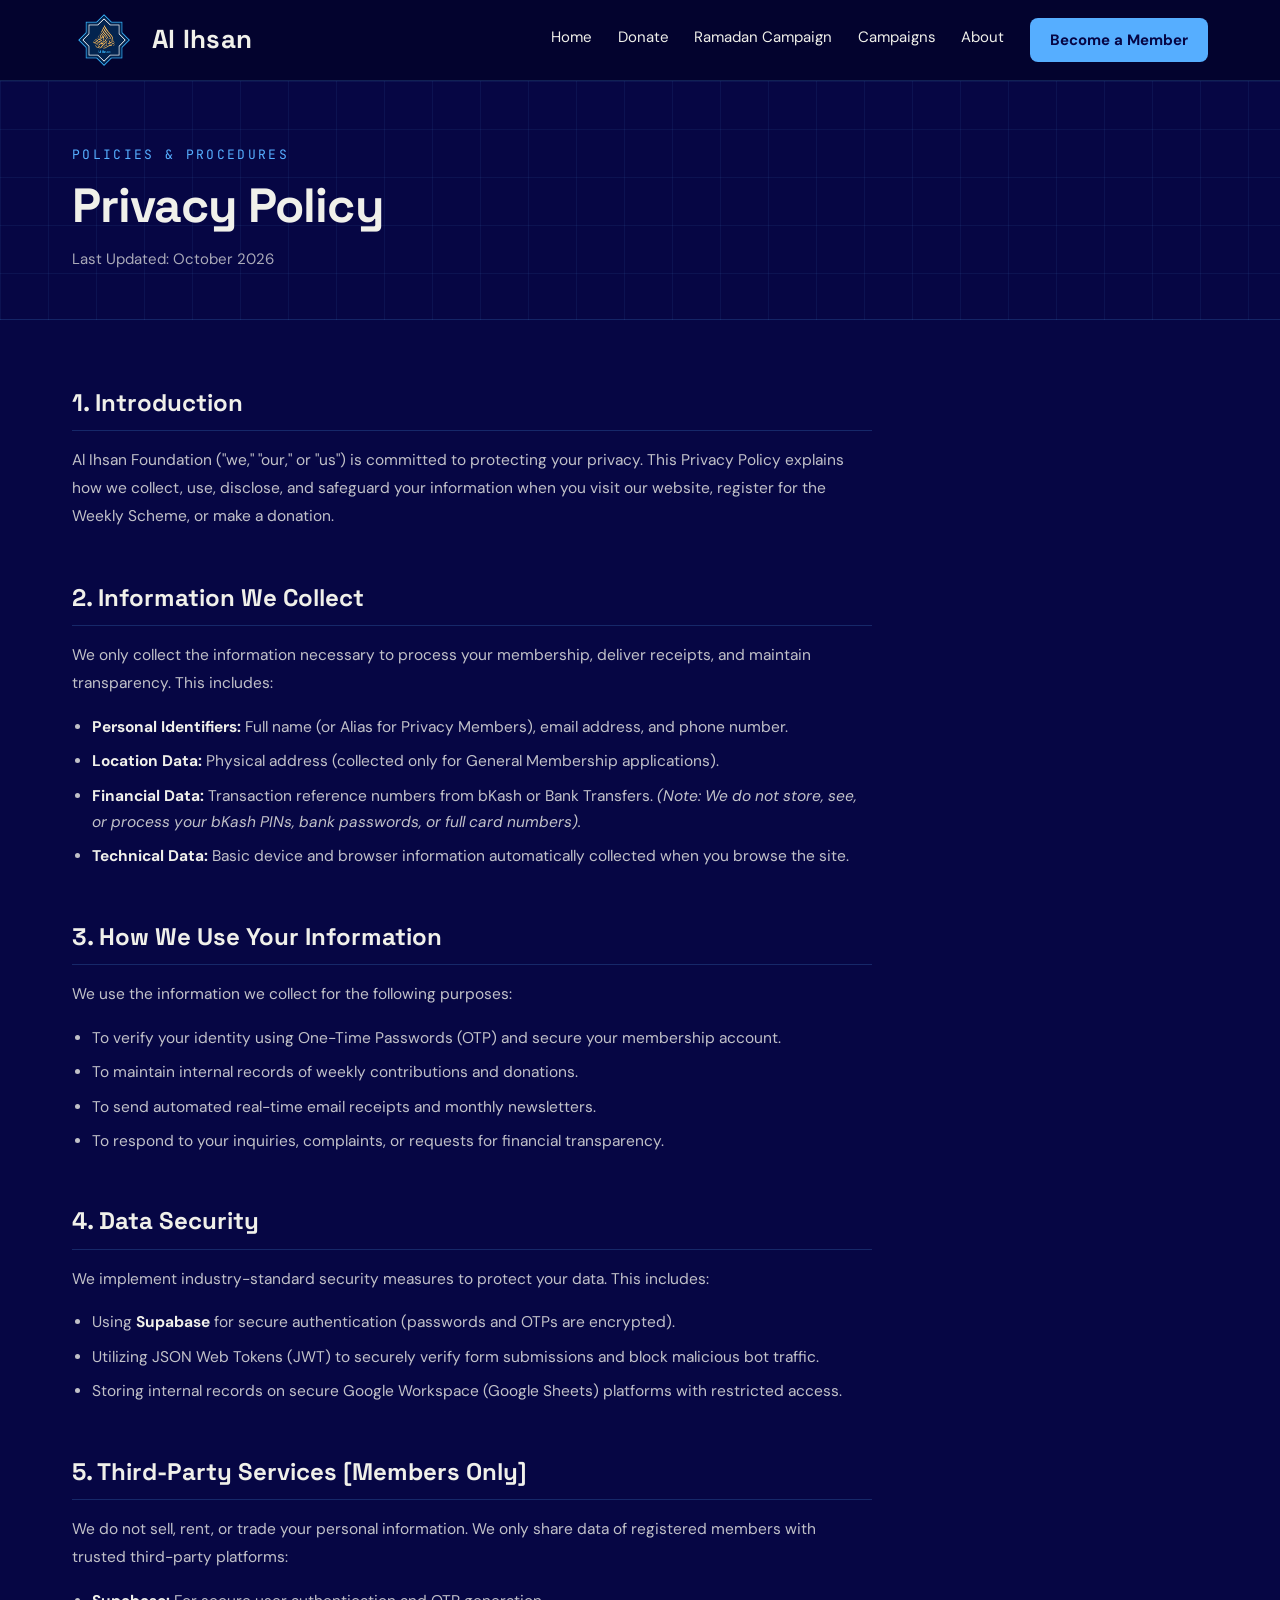
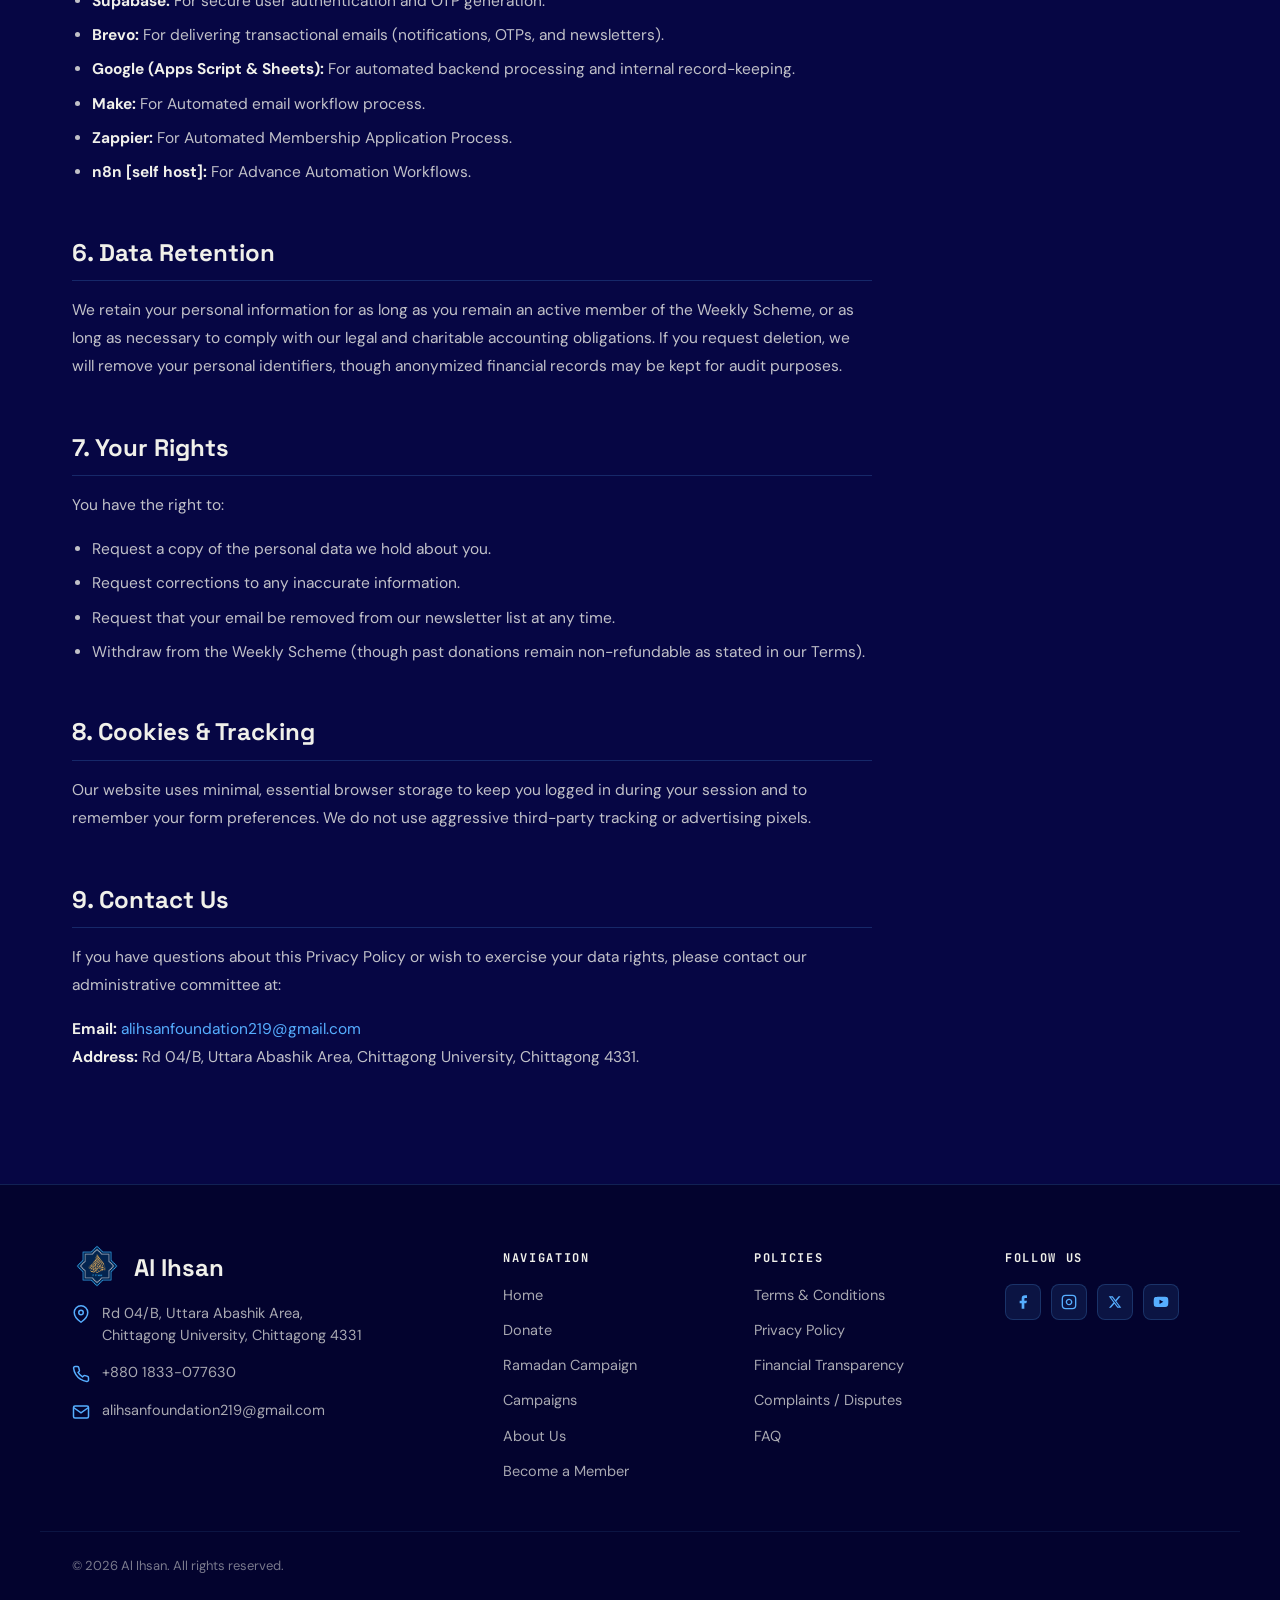
<file: privacy.html>
<!doctype html>
<html lang="en-GB">
<head>
<meta charset="utf-8">
<meta name="viewport" content="width=device-width, initial-scale=1.0">
<title>Al Ihsan · Privacy Policy</title>
<link rel="icon" type="image/png" href="images/favicon.png">
<link rel="preconnect" href="https://fonts.googleapis.com">
<link rel="preconnect" href="https://fonts.gstatic.com" crossorigin>
<link href="https://fonts.googleapis.com/css2?family=Space+Grotesk:wght@500;700&family=DM+Sans:wght@400;500;700&family=JetBrains+Mono:wght@500&display=swap" rel="stylesheet">
<link rel="stylesheet" href="style.css">
<style>
  * { box-sizing: border-box; }
  html { scroll-behavior: smooth; }
  body { margin: 0; background: #060644; color: #f0f0ea; font-family: 'DM Sans', sans-serif; font-size: 17px; line-height: 1.6; }
  a { color: #56aeff; text-decoration: none; transition: 0.2s ease; }
  a:hover { color: #f0f0ea; }

  /* Legal Text Styles */
  .legal-content h2 {
    font-family: 'Space Grotesk', sans-serif;
    font-size: 24px;
    font-weight: 700;
    color: #f0f0ea;
    margin: 48px 0 16px 0;
    padding-bottom: 8px;
    border-bottom: 1px solid rgba(86,174,255,0.2);
  }
  .legal-content h2:first-child { margin-top: 0; }

  .legal-content p {
    font-size: 15.5px;
    color: rgba(240,240,234,0.8);
    line-height: 1.8;
    margin-bottom: 16px;
  }

  .legal-content ul {
    margin-top: 8px;
    margin-bottom: 24px;
    padding-left: 20px;
    color: rgba(240,240,234,0.8);
  }
  .legal-content li {
    margin-bottom: 8px;
    font-size: 15.5px;
    line-height: 1.7;
  }
  .legal-content strong { color: #f0f0ea; }

  /* Sidebar TOC */
  .toc-link {
    display: block;
    padding: 8px 0;
    color: rgba(240,240,234,0.6);
    font-size: 14.5px;
    border-left: 2px solid rgba(86,174,255,0.2);
    padding-left: 12px;
    transition: all 0.2s ease;
  }
  .toc-link:hover { color: #56aeff; border-left-color: #56aeff; }
</style>
</head>
<body>
<div style="width: 100%; background: #060644; color: #f0f0ea; font-family: 'DM Sans', sans-serif; font-size: 17px; line-height: 1.6">

<!-- NAV INJECTION -->
<div id="header-placeholder" style="position: sticky; top: 0; z-index: 100;"></div>

<!-- ═══════════════════════ HERO ═══════════════════════ -->
<div style="background-color: #060644; background-image: linear-gradient(rgba(86,174,255,0.07) 1px, transparent 1px), linear-gradient(90deg, rgba(86,174,255,0.07) 1px, transparent 1px); background-size: 48px 48px; border-bottom: 1px solid rgba(86,174,255,0.18)">
  <div style="max-width: 1200px; margin: 0 auto; padding: 64px 32px 48px; display: flex; flex-direction: column; gap: 14px">
    <div style="font-family: 'JetBrains Mono', monospace; font-size: 13px; letter-spacing: 0.18em; text-transform: uppercase; color: #56aeff">Policies & Procedures</div>
    <h1 style="margin: 0; font-family: 'Space Grotesk', sans-serif; font-weight: 700; font-size: clamp(36px, 5vw, 48px); line-height: 1.1; letter-spacing: -0.02em">Privacy Policy</h1>
    <p style="margin: 0; color: rgba(240,240,234,0.7); font-size: 15px;">Last Updated: October 2026</p>
  </div>
</div>

<!-- ═══════════════════════ MAIN CONTENT ═══════════════════════ -->
<div style="max-width: 1200px; margin: 0 auto; padding: 64px 32px 96px; display: flex; flex-wrap: wrap; gap: 64px; align-items: flex-start">

  <!-- STICKY SIDEBAR (Table of Contents) -->
  <div style="flex: 0 0 260px; display: none; position: sticky; top: 120px; @media(min-width: 900px) { display: block; }">
    <div style="font-family: 'JetBrains Mono', monospace; font-size: 12px; letter-spacing: 0.14em; text-transform: uppercase; color: #56aeff; margin-bottom: 16px;">On this page</div>
    <div style="display: flex; flex-direction: column;">
      <a href="#intro" class="toc-link">1. Introduction</a>
      <a href="#collect" class="toc-link">2. Information We Collect</a>
      <a href="#use" class="toc-link">3. How We Use Your Info</a>
      <a href="#security" class="toc-link">4. Data Security</a>
      <a href="#sharing" class="toc-link">5. Third-Party Services</a>
      <a href="#retention" class="toc-link">6. Data Retention</a>
      <a href="#rights" class="toc-link">7. Your Rights</a>
      <a href="#cookies" class="toc-link">8. Cookies</a>
      <a href="#contact" class="toc-link">9. Contact Us</a>
    </div>
  </div>

  <!-- LEGAL TEXT -->
  <div class="legal-content" style="flex: 999 1 600px; min-width: 0; max-width: 800px;">

    <h2 id="intro">1. Introduction</h2>
    <p>Al Ihsan Foundation ("we," "our," or "us") is committed to protecting your privacy. This Privacy Policy explains how we collect, use, disclose, and safeguard your information when you visit our website, register for the Weekly Scheme, or make a donation.</p>

    <h2 id="collect">2. Information We Collect</h2>
    <p>We only collect the information necessary to process your membership, deliver receipts, and maintain transparency. This includes:</p>
    <ul>
      <li><strong>Personal Identifiers:</strong> Full name (or Alias for Privacy Members), email address, and phone number.</li>
      <li><strong>Location Data:</strong> Physical address (collected only for General Membership applications).</li>
      <li><strong>Financial Data:</strong> Transaction reference numbers from bKash or Bank Transfers. <em>(Note: We do not store, see, or process your bKash PINs, bank passwords, or full card numbers).</em></li>
      <li><strong>Technical Data:</strong> Basic device and browser information automatically collected when you browse the site.</li>
    </ul>

    <h2 id="use">3. How We Use Your Information</h2>
    <p>We use the information we collect for the following purposes:</p>
    <ul>
      <li>To verify your identity using One-Time Passwords (OTP) and secure your membership account.</li>
      <li>To maintain internal records of weekly contributions and donations.</li>
      <li>To send automated real-time email receipts and monthly newsletters.</li>
      <li>To respond to your inquiries, complaints, or requests for financial transparency.</li>
    </ul>

    <h2 id="security">4. Data Security</h2>
    <p>We implement industry-standard security measures to protect your data. This includes:</p>
    <ul>
      <li>Using <strong>Supabase</strong> for secure authentication (passwords and OTPs are encrypted).</li>
      <li>Utilizing JSON Web Tokens (JWT) to securely verify form submissions and block malicious bot traffic.</li>
      <li>Storing internal records on secure Google Workspace (Google Sheets) platforms with restricted access.</li>
    </ul>

    <h2 id="sharing">5. Third-Party Services [Members Only]</h2>
    <p>We do not sell, rent, or trade your personal information. We only share data of registered members with trusted third-party platforms:</p>
    <ul>
      <li><strong>Supabase:</strong> For secure user authentication and OTP generation.</li>
      <li><strong>Brevo:</strong> For delivering transactional emails (notifications, OTPs, and newsletters).</li>
      <li><strong>Google (Apps Script & Sheets):</strong> For automated backend processing and internal record-keeping.</li>
      <li><strong>Make:</strong> For Automated email workflow process.</li>
      <li><strong>Zappier:</strong> For Automated Membership Application Process.</li>
      <li><strong>n8n [self host]:</strong> For Advance Automation Workflows.</li>
    </ul>

    <h2 id="retention">6. Data Retention</h2>
    <p>We retain your personal information for as long as you remain an active member of the Weekly Scheme, or as long as necessary to comply with our legal and charitable accounting obligations. If you request deletion, we will remove your personal identifiers, though anonymized financial records may be kept for audit purposes.</p>

    <h2 id="rights">7. Your Rights</h2>
    <p>You have the right to:</p>
    <ul>
      <li>Request a copy of the personal data we hold about you.</li>
      <li>Request corrections to any inaccurate information.</li>
      <li>Request that your email be removed from our newsletter list at any time.</li>
      <li>Withdraw from the Weekly Scheme (though past donations remain non-refundable as stated in our Terms).</li>
    </ul>

    <h2 id="cookies">8. Cookies & Tracking</h2>
    <p>Our website uses minimal, essential browser storage to keep you logged in during your session and to remember your form preferences. We do not use aggressive third-party tracking or advertising pixels.</p>

    <h2 id="contact">9. Contact Us</h2>
    <p>If you have questions about this Privacy Policy or wish to exercise your data rights, please contact our administrative committee at:</p>
    <p>
      <strong>Email:</strong> <a href="mailto:alihsanfoundation219@gmail.com">alihsanfoundation219@gmail.com</a><br>
      <strong>Address:</strong> Rd 04/B, Uttara Abashik Area, Chittagong University, Chittagong 4331.
    </p>

  </div>
</div>

<!-- FOOTER INJECTION -->
<div id="footer-placeholder"></div>

<!-- ═══════════════════════ SCRIPTS ═══════════════════════ -->
<script>
  document.addEventListener("DOMContentLoaded", () => {

    // Universal Favicon
    const favicon = document.createElement('link');
    favicon.rel = 'icon';
    favicon.type = 'image/png';
    favicon.href = 'images/logo.png';
    document.head.appendChild(favicon);

    // Fetch Header and Footer
    const headerPlaceholder = document.getElementById("header-placeholder");
    const footerPlaceholder = document.getElementById("footer-placeholder");

    Promise.all([
      fetch("header.html").then(res => res.text()),
      fetch("footer.html").then(res => res.text())
    ])
    .then(([headerData, footerData]) => {
      // Inject Header
      if (headerPlaceholder) {
        headerPlaceholder.innerHTML = headerData;

        // --- MOBILE MENU TOGGLE LOGIC ---
        const mobileBtn = document.getElementById("mobile-menu-toggle");
        const navLinksWrapper = document.getElementById("nav-links");
        if (mobileBtn && navLinksWrapper) {
          mobileBtn.addEventListener("click", () => {
            navLinksWrapper.classList.toggle("active");
          });
        }
        // --------------------------------

        // Auto-highlight active nav link
        let currentPage = window.location.pathname.split("/").pop();
        if (currentPage === "" || currentPage === "/") currentPage = "index.html";

        const navLinks = headerPlaceholder.querySelectorAll(".nav-link");
        navLinks.forEach(link => {
          if (link.getAttribute("href") === currentPage) {
            link.classList.add("active");
          }
        });
      }

      // Inject Footer
      if (footerPlaceholder) {
        footerPlaceholder.innerHTML = footerData;
      }
    })
    .catch(error => console.error("Error loading components:", error));
  });
</script>

</div>
<!-- ═══════════════════════ ELFSIGHT CHATBOT ═══════════════════════ -->
     <script src="https://elfsightcdn.com/platform.js" async></script>
     <div class="elfsight-app-8563a37b-48f1-43d2-bbb6-d3e281002309" data-elfsight-app-lazy></div>
</body>
</html>
</file>
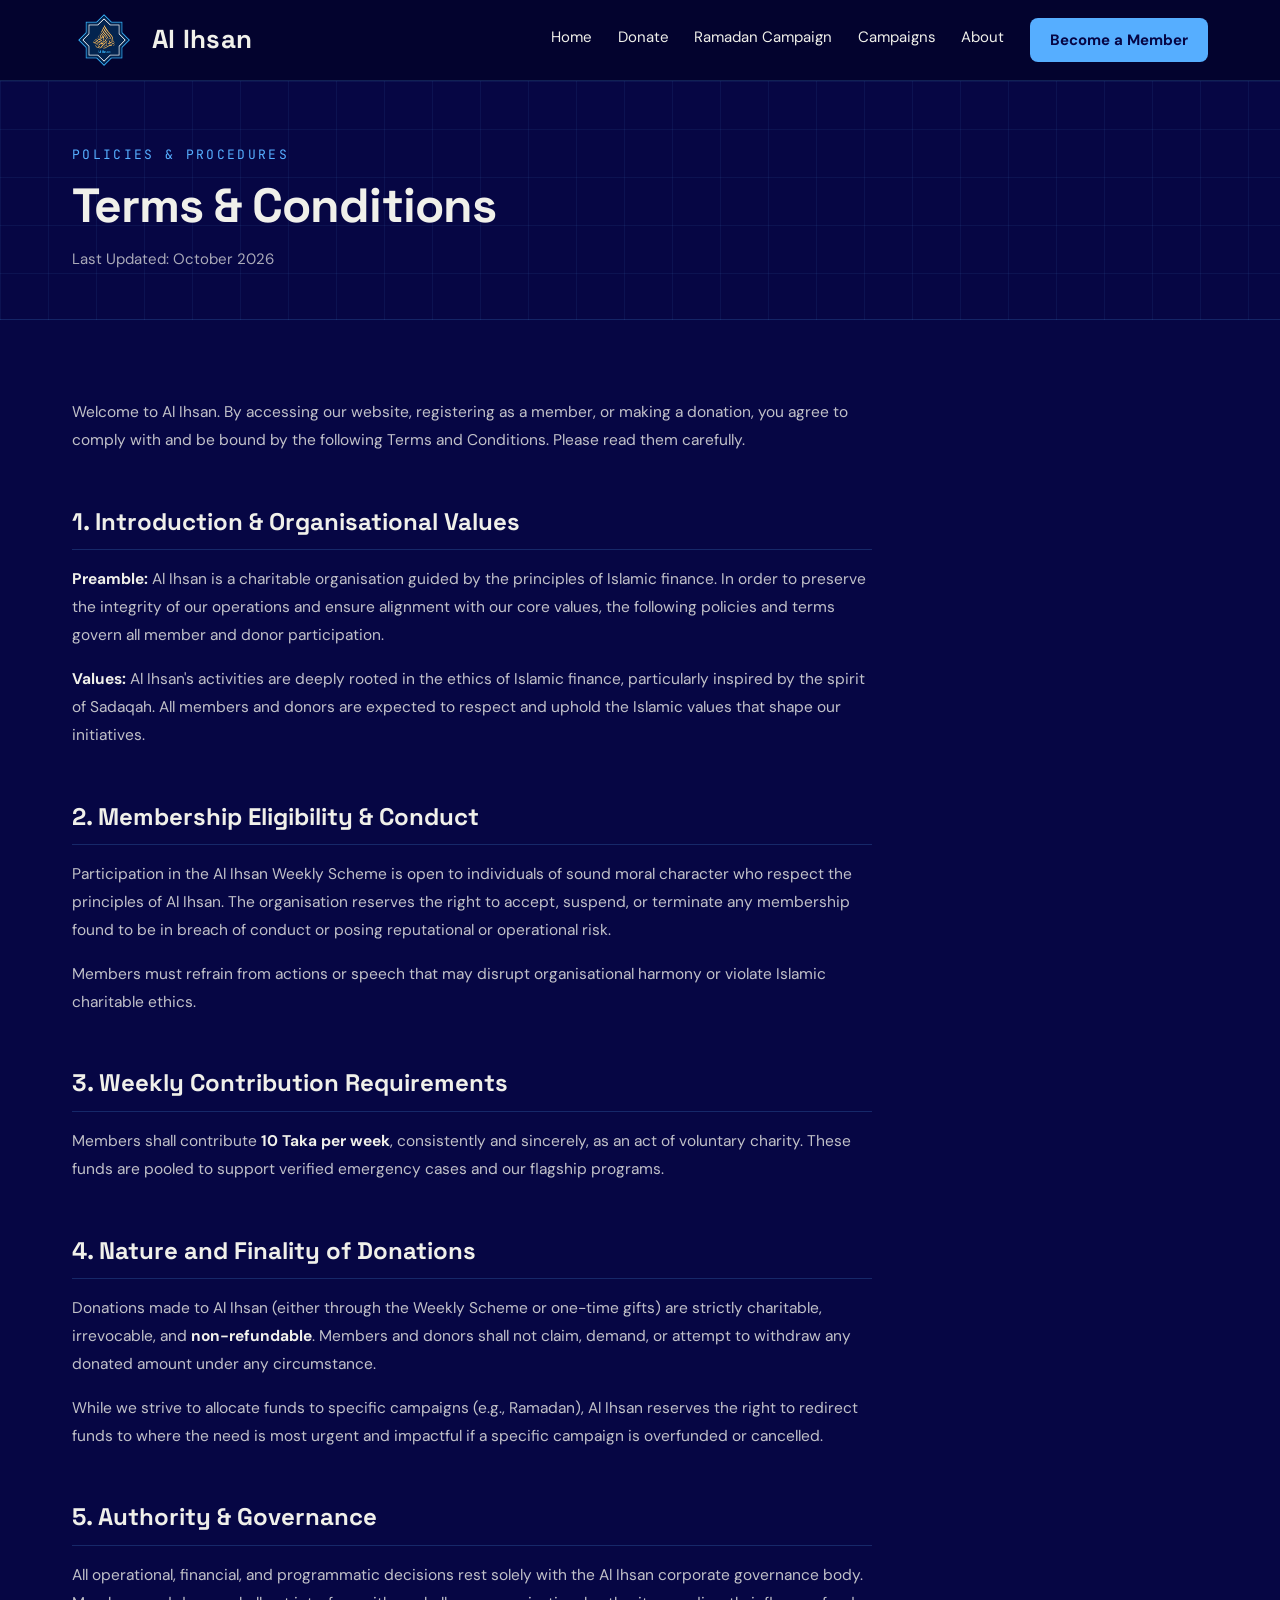
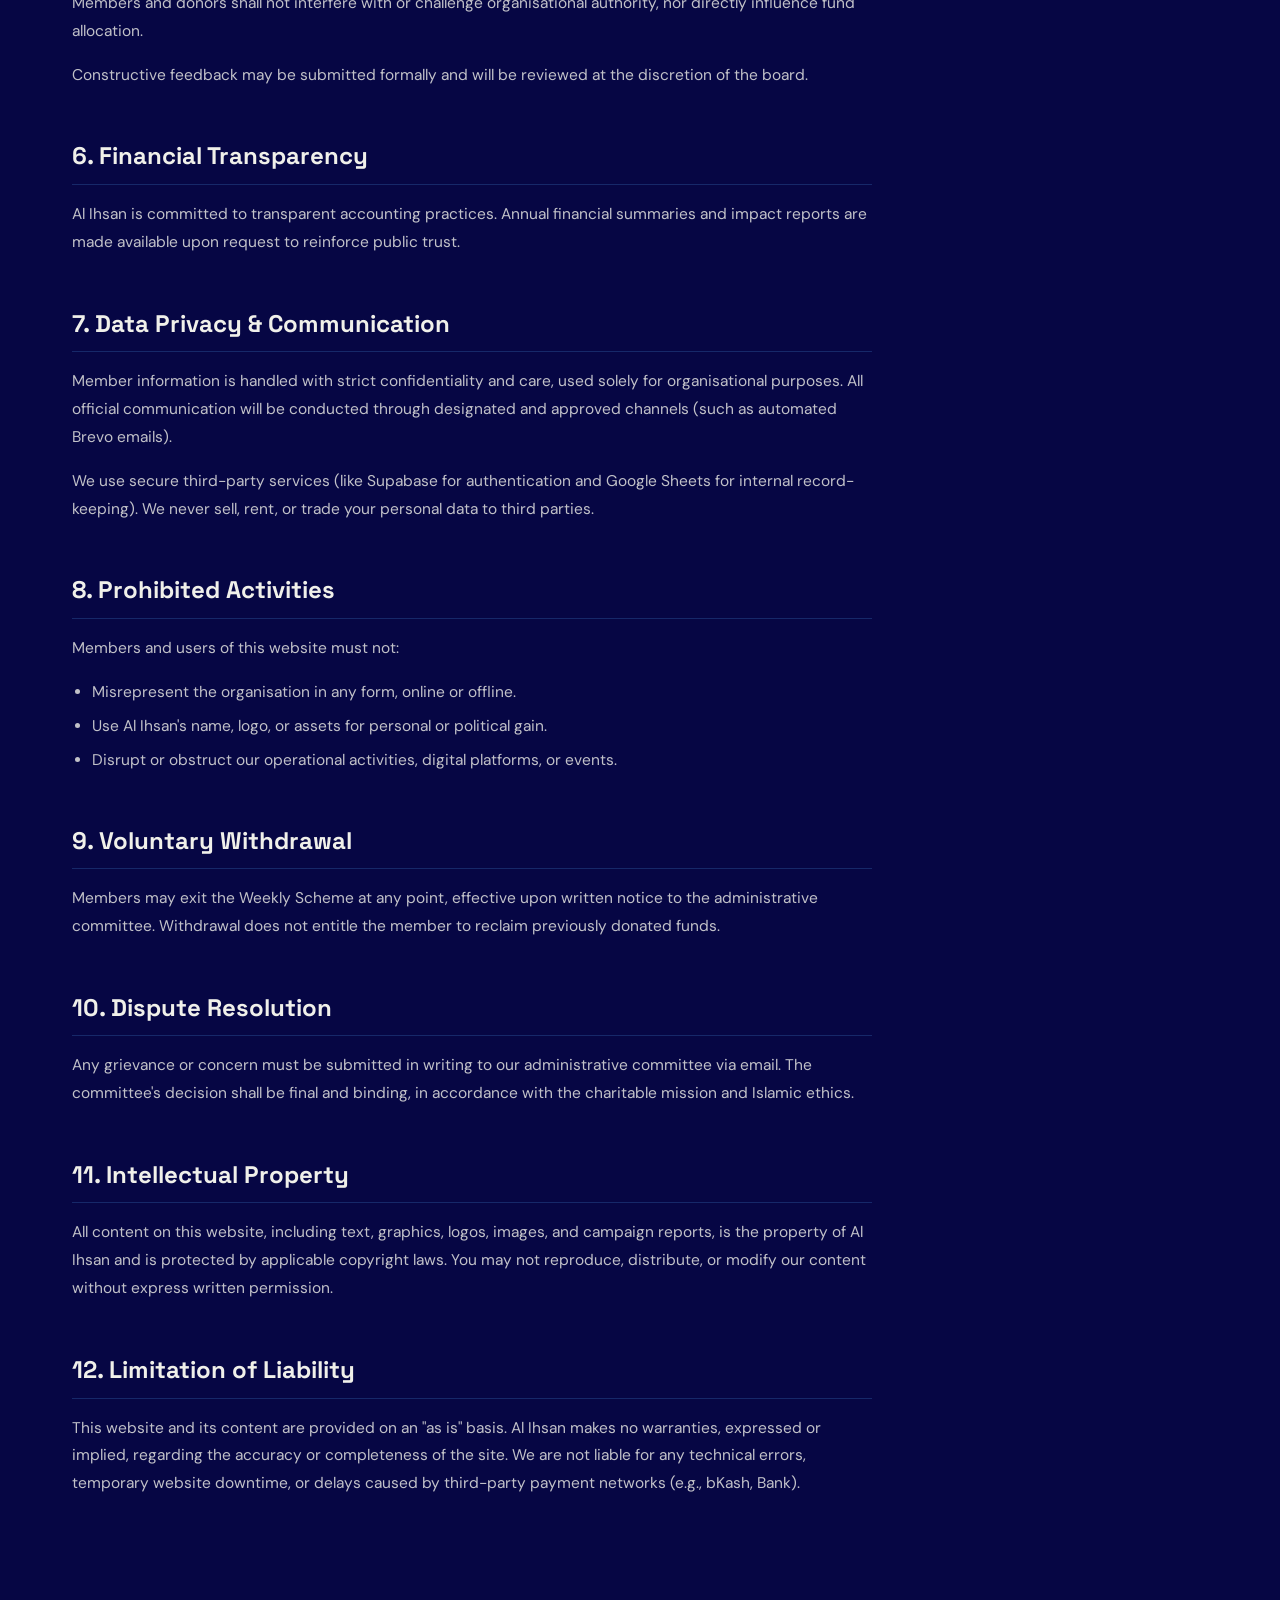
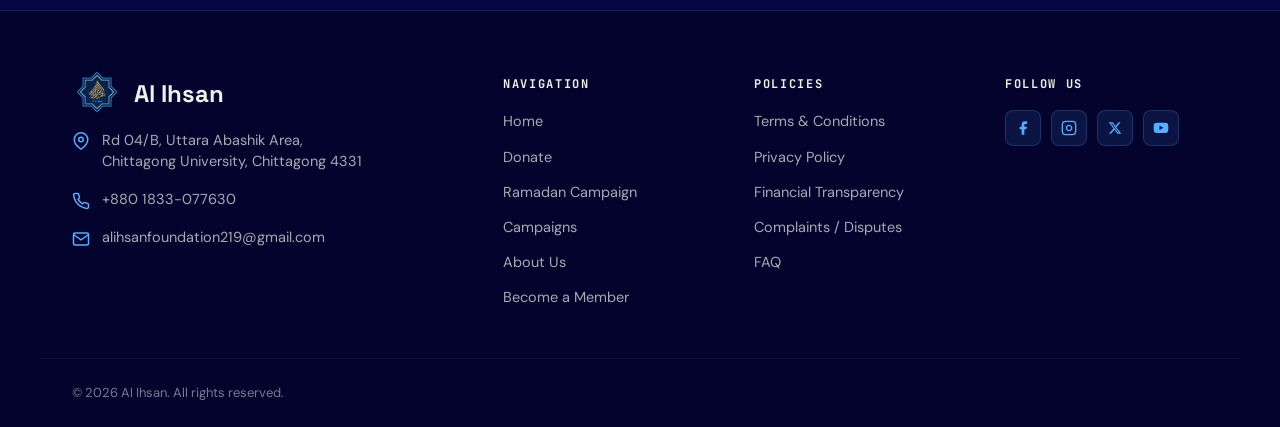
<file: terms.html>
<!doctype html>
<html lang="en-GB">
<head>
<meta charset="utf-8">
<meta name="viewport" content="width=device-width, initial-scale=1.0">
<title>Al Ihsan · Terms & Conditions</title>
<link rel="icon" type="image/png" href="images/favicon.png">
<link rel="preconnect" href="https://fonts.googleapis.com">
<link rel="preconnect" href="https://fonts.gstatic.com" crossorigin>
<link href="https://fonts.googleapis.com/css2?family=Space+Grotesk:wght@500;700&family=DM+Sans:wght@400;500;700&family=JetBrains+Mono:wght@500&display=swap" rel="stylesheet">
<link rel="stylesheet" href="style.css">
<style>
  * { box-sizing: border-box; }
  html { scroll-behavior: smooth; }
  body { margin: 0; background: #060644; color: #f0f0ea; font-family: 'DM Sans', sans-serif; font-size: 17px; line-height: 1.6; }
  a { color: #56aeff; text-decoration: none; transition: 0.2s ease; }
  a:hover { color: #f0f0ea; }

  /* Legal Text Styles */
  .legal-content h2 {
    font-family: 'Space Grotesk', sans-serif;
    font-size: 24px;
    font-weight: 700;
    color: #f0f0ea;
    margin: 48px 0 16px 0;
    padding-bottom: 8px;
    border-bottom: 1px solid rgba(86,174,255,0.2);
  }
  .legal-content h2:first-child { margin-top: 0; }

  .legal-content p {
    font-size: 15.5px;
    color: rgba(240,240,234,0.8);
    line-height: 1.8;
    margin-bottom: 16px;
  }

  .legal-content ul {
    margin-top: 8px;
    margin-bottom: 24px;
    padding-left: 20px;
    color: rgba(240,240,234,0.8);
  }
  .legal-content li {
    margin-bottom: 8px;
    font-size: 15.5px;
    line-height: 1.7;
  }
  .legal-content strong { color: #f0f0ea; }

  /* Sidebar TOC */
  .toc-link {
    display: block;
    padding: 8px 0;
    color: rgba(240,240,234,0.6);
    font-size: 14.5px;
    border-left: 2px solid rgba(86,174,255,0.2);
    padding-left: 12px;
    transition: all 0.2s ease;
  }
  .toc-link:hover { color: #56aeff; border-left-color: #56aeff; }
</style>
</head>
<body>
<div style="width: 100%; background: #060644; color: #f0f0ea; font-family: 'DM Sans', sans-serif; font-size: 17px; line-height: 1.6">

<!-- NAV INJECTION -->
<div id="header-placeholder" style="position: sticky; top: 0; z-index: 100;"></div>

<!-- ═══════════════════════ HERO ═══════════════════════ -->
<div style="background-color: #060644; background-image: linear-gradient(rgba(86,174,255,0.07) 1px, transparent 1px), linear-gradient(90deg, rgba(86,174,255,0.07) 1px, transparent 1px); background-size: 48px 48px; border-bottom: 1px solid rgba(86,174,255,0.18)">
  <div style="max-width: 1200px; margin: 0 auto; padding: 64px 32px 48px; display: flex; flex-direction: column; gap: 14px">
    <div style="font-family: 'JetBrains Mono', monospace; font-size: 13px; letter-spacing: 0.18em; text-transform: uppercase; color: #56aeff">Policies & Procedures</div>
    <h1 style="margin: 0; font-family: 'Space Grotesk', sans-serif; font-weight: 700; font-size: clamp(36px, 5vw, 48px); line-height: 1.1; letter-spacing: -0.02em">Terms & Conditions</h1>
    <p style="margin: 0; color: rgba(240,240,234,0.7); font-size: 15px;">Last Updated: October 2026</p>
  </div>
</div>

<!-- ═══════════════════════ MAIN CONTENT ═══════════════════════ -->
<div style="max-width: 1200px; margin: 0 auto; padding: 64px 32px 96px; display: flex; flex-wrap: wrap; gap: 64px; align-items: flex-start">

  <!-- STICKY SIDEBAR (Table of Contents) -->
  <div style="flex: 0 0 260px; display: none; position: sticky; top: 120px; @media(min-width: 900px) { display: block; }">
    <div style="font-family: 'JetBrains Mono', monospace; font-size: 12px; letter-spacing: 0.14em; text-transform: uppercase; color: #56aeff; margin-bottom: 16px;">On this page</div>
    <div style="display: flex; flex-direction: column;">
      <a href="#intro" class="toc-link">1. Introduction & Values</a>
      <a href="#eligibility" class="toc-link">2. Eligibility & Conduct</a>
      <a href="#contributions" class="toc-link">3. Weekly Contributions</a>
      <a href="#donations" class="toc-link">4. Finality of Donations</a>
      <a href="#governance" class="toc-link">5. Authority & Funds</a>
      <a href="#transparency" class="toc-link">6. Financial Transparency</a>
      <a href="#privacy" class="toc-link">7. Data Privacy</a>
      <a href="#prohibited" class="toc-link">8. Prohibited Activities</a>
      <a href="#withdrawal" class="toc-link">9. Withdrawal</a>
      <a href="#disputes" class="toc-link">10. Dispute Resolution</a>
      <a href="#ip" class="toc-link">11. Intellectual Property</a>
      <a href="#liability" class="toc-link">12. Limitation of Liability</a>
    </div>
  </div>

  <!-- LEGAL TEXT -->
  <div class="legal-content" style="flex: 999 1 600px; min-width: 0; max-width: 800px;">

    <p>Welcome to Al Ihsan. By accessing our website, registering as a member, or making a donation, you agree to comply with and be bound by the following Terms and Conditions. Please read them carefully.</p>

    <h2 id="intro">1. Introduction & Organisational Values</h2>
    <p><strong>Preamble:</strong> Al Ihsan is a charitable organisation guided by the principles of Islamic finance. In order to preserve the integrity of our operations and ensure alignment with our core values, the following policies and terms govern all member and donor participation.</p>
    <p><strong>Values:</strong> Al Ihsan's activities are deeply rooted in the ethics of Islamic finance, particularly inspired by the spirit of Sadaqah. All members and donors are expected to respect and uphold the Islamic values that shape our initiatives.</p>

    <h2 id="eligibility">2. Membership Eligibility & Conduct</h2>
    <p>Participation in the Al Ihsan Weekly Scheme is open to individuals of sound moral character who respect the principles of Al Ihsan. The organisation reserves the right to accept, suspend, or terminate any membership found to be in breach of conduct or posing reputational or operational risk. </p>
    <p>Members must refrain from actions or speech that may disrupt organisational harmony or violate Islamic charitable ethics.</p>

    <h2 id="contributions">3. Weekly Contribution Requirements</h2>
    <p>Members shall contribute <strong>10 Taka per week</strong>, consistently and sincerely, as an act of voluntary charity. These funds are pooled to support verified emergency cases and our flagship programs.</p>

    <h2 id="donations">4. Nature and Finality of Donations</h2>
    <p>Donations made to Al Ihsan (either through the Weekly Scheme or one-time gifts) are strictly charitable, irrevocable, and <strong>non-refundable</strong>. Members and donors shall not claim, demand, or attempt to withdraw any donated amount under any circumstance.</p>
    <p>While we strive to allocate funds to specific campaigns (e.g., Ramadan), Al Ihsan reserves the right to redirect funds to where the need is most urgent and impactful if a specific campaign is overfunded or cancelled.</p>

    <h2 id="governance">5. Authority & Governance</h2>
    <p>All operational, financial, and programmatic decisions rest solely with the Al Ihsan corporate governance body. Members and donors shall not interfere with or challenge organisational authority, nor directly influence fund allocation. </p>
    <p>Constructive feedback may be submitted formally and will be reviewed at the discretion of the board.</p>

    <h2 id="transparency">6. Financial Transparency</h2>
    <p>Al Ihsan is committed to transparent accounting practices. Annual financial summaries and impact reports are made available upon request to reinforce public trust.</p>

    <h2 id="privacy">7. Data Privacy & Communication</h2>
    <p>Member information is handled with strict confidentiality and care, used solely for organisational purposes. All official communication will be conducted through designated and approved channels (such as automated Brevo emails).</p>
    <p>We use secure third-party services (like Supabase for authentication and Google Sheets for internal record-keeping). We never sell, rent, or trade your personal data to third parties.</p>

    <h2 id="prohibited">8. Prohibited Activities</h2>
    <p>Members and users of this website must not:</p>
    <ul>
      <li>Misrepresent the organisation in any form, online or offline.</li>
      <li>Use Al Ihsan's name, logo, or assets for personal or political gain.</li>
      <li>Disrupt or obstruct our operational activities, digital platforms, or events.</li>
    </ul>

    <h2 id="withdrawal">9. Voluntary Withdrawal</h2>
    <p>Members may exit the Weekly Scheme at any point, effective upon written notice to the administrative committee. Withdrawal does not entitle the member to reclaim previously donated funds.</p>

    <h2 id="disputes">10. Dispute Resolution</h2>
    <p>Any grievance or concern must be submitted in writing to our administrative committee via email. The committee's decision shall be final and binding, in accordance with the charitable mission and Islamic ethics.</p>

    <h2 id="ip">11. Intellectual Property</h2>
    <p>All content on this website, including text, graphics, logos, images, and campaign reports, is the property of Al Ihsan and is protected by applicable copyright laws. You may not reproduce, distribute, or modify our content without express written permission.</p>

    <h2 id="liability">12. Limitation of Liability</h2>
    <p>This website and its content are provided on an "as is" basis. Al Ihsan makes no warranties, expressed or implied, regarding the accuracy or completeness of the site. We are not liable for any technical errors, temporary website downtime, or delays caused by third-party payment networks (e.g., bKash, Bank).</p>

  </div>
</div>

<!-- FOOTER INJECTION -->
<div id="footer-placeholder"></div>

<!-- ═══════════════════════ SCRIPTS ═══════════════════════ -->
<script>
  document.addEventListener("DOMContentLoaded", () => {

    // Universal Favicon
    const favicon = document.createElement('link');
    favicon.rel = 'icon';
    favicon.type = 'image/png';
    favicon.href = 'images/logo.png';
    document.head.appendChild(favicon);

    // Fetch Header and Footer
    const headerPlaceholder = document.getElementById("header-placeholder");
    const footerPlaceholder = document.getElementById("footer-placeholder");

    Promise.all([
      fetch("header.html").then(res => res.text()),
      fetch("footer.html").then(res => res.text())
    ])
    .then(([headerData, footerData]) => {
      // Inject Header
      if (headerPlaceholder) {
        headerPlaceholder.innerHTML = headerData;

        // --- MOBILE MENU TOGGLE LOGIC ---
        const mobileBtn = document.getElementById("mobile-menu-toggle");
        const navLinksWrapper = document.getElementById("nav-links");
        if (mobileBtn && navLinksWrapper) {
          mobileBtn.addEventListener("click", () => {
            navLinksWrapper.classList.toggle("active");
          });
        }
        // --------------------------------

        // Auto-highlight active nav link
        let currentPage = window.location.pathname.split("/").pop();
        if (currentPage === "" || currentPage === "/") currentPage = "index.html";

        const navLinks = headerPlaceholder.querySelectorAll(".nav-link");
        navLinks.forEach(link => {
          if (link.getAttribute("href") === currentPage) {
            link.classList.add("active");
          }
        });
      }

      // Inject Footer
      if (footerPlaceholder) {
        footerPlaceholder.innerHTML = footerData;
      }
    })
    .catch(error => console.error("Error loading components:", error));
  });
</script>

</div>
<!-- ═══════════════════════ ELFSIGHT CHATBOT ═══════════════════════ -->
     <script src="https://elfsightcdn.com/platform.js" async></script>
     <div class="elfsight-app-8563a37b-48f1-43d2-bbb6-d3e281002309" data-elfsight-app-lazy></div>
</body>
</html>
</file>
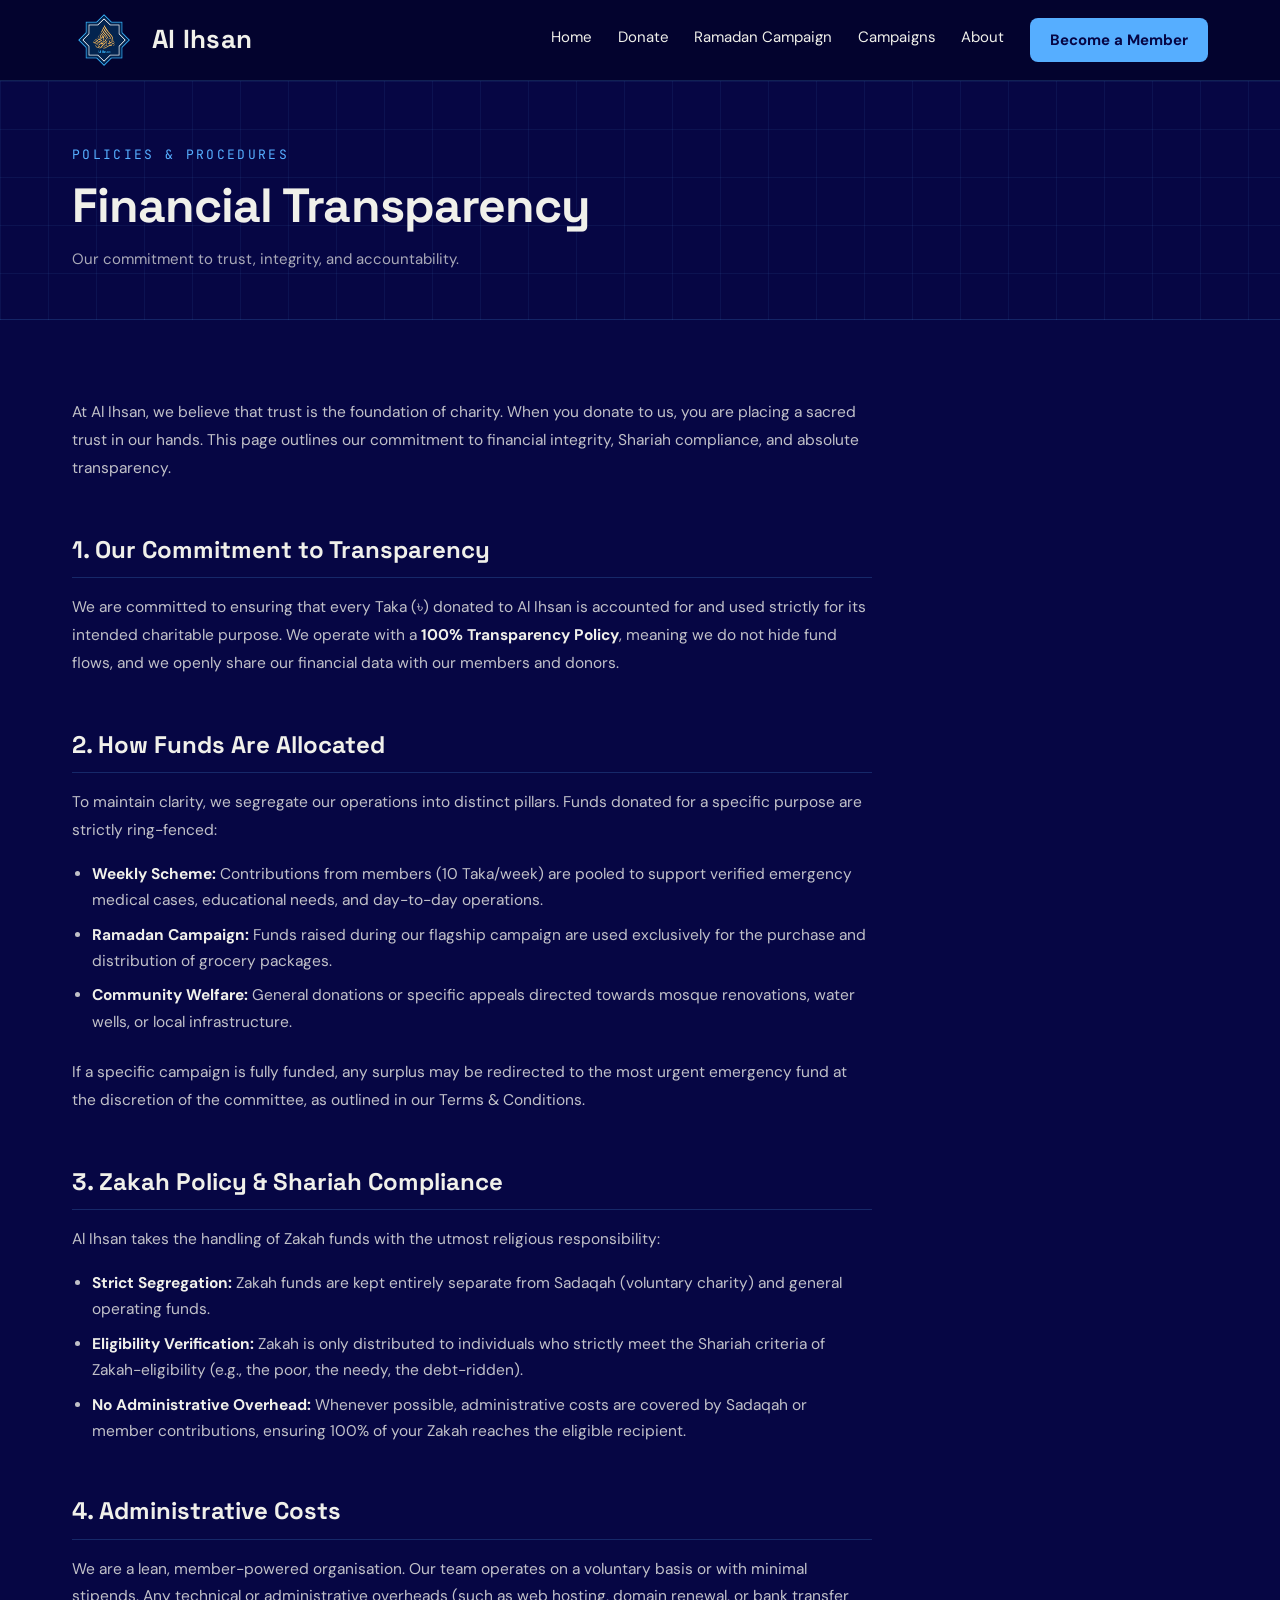
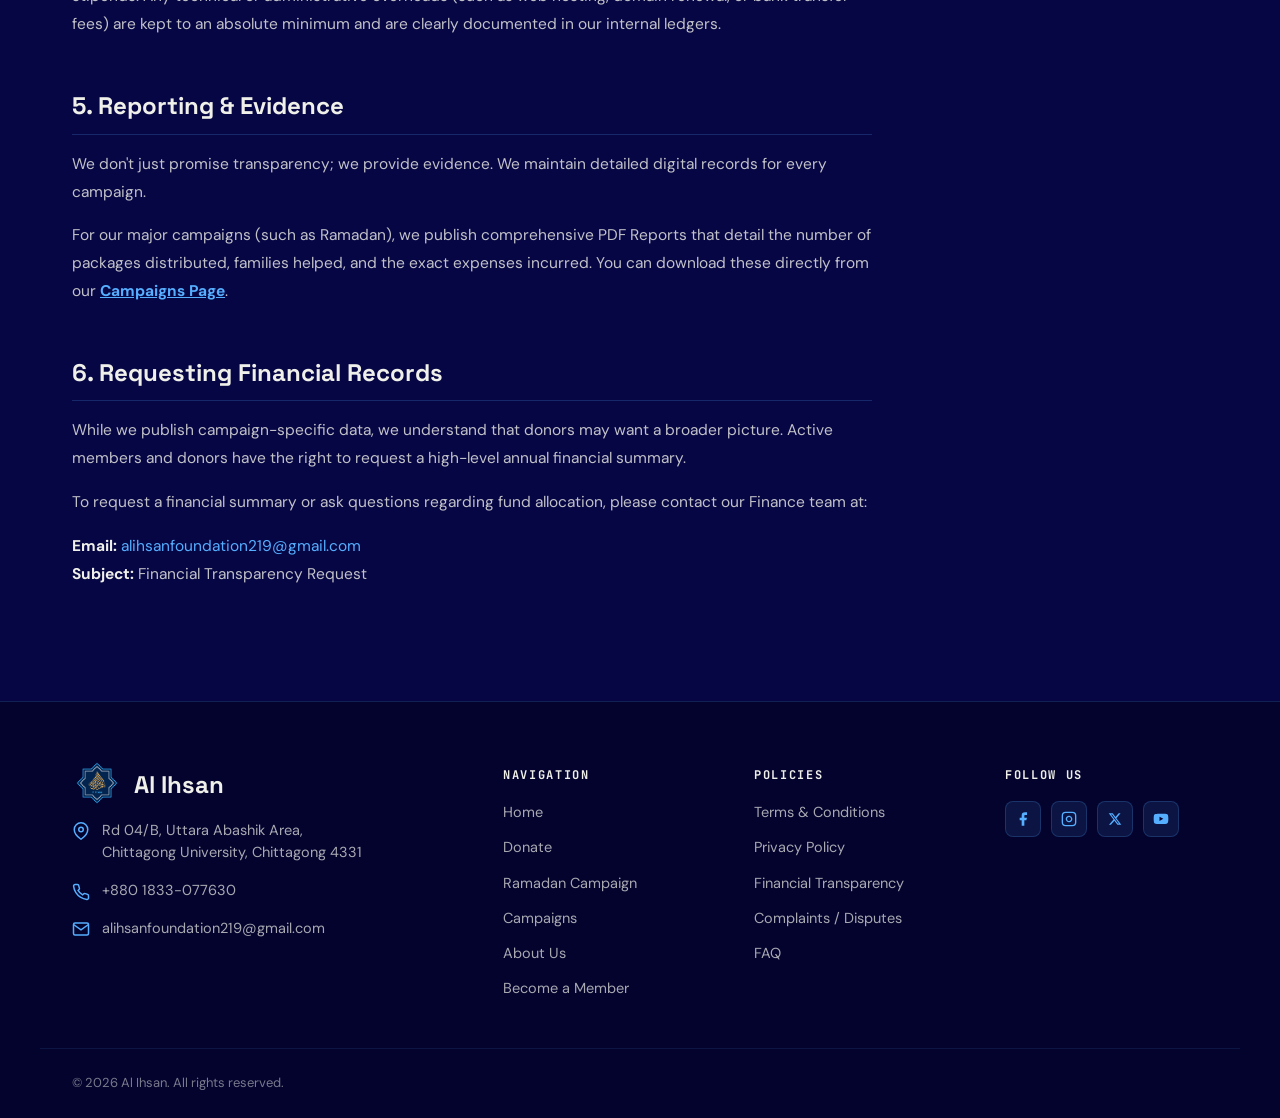
<file: transparency.html>
<!doctype html>
<html lang="en-GB">
<head>
<meta charset="utf-8">
<meta name="viewport" content="width=device-width, initial-scale=1.0">
<title>Al Ihsan · Financial Transparency</title>
<link rel="icon" type="image/png" href="images/favicon.png">
<link rel="preconnect" href="https://fonts.googleapis.com">
<link rel="preconnect" href="https://fonts.gstatic.com" crossorigin>
<link href="https://fonts.googleapis.com/css2?family=Space+Grotesk:wght@500;700&family=DM+Sans:wght@400;500;700&family=JetBrains+Mono:wght@500&display=swap" rel="stylesheet">
<link rel="stylesheet" href="style.css">
<style>
  * { box-sizing: border-box; }
  html { scroll-behavior: smooth; }
  body { margin: 0; background: #060644; color: #f0f0ea; font-family: 'DM Sans', sans-serif; font-size: 17px; line-height: 1.6; }
  a { color: #56aeff; text-decoration: none; transition: 0.2s ease; }
  a:hover { color: #f0f0ea; }

  /* Legal Text Styles */
  .legal-content h2 {
    font-family: 'Space Grotesk', sans-serif;
    font-size: 24px;
    font-weight: 700;
    color: #f0f0ea;
    margin: 48px 0 16px 0;
    padding-bottom: 8px;
    border-bottom: 1px solid rgba(86,174,255,0.2);
  }
  .legal-content h2:first-child { margin-top: 0; }

  .legal-content p {
    font-size: 15.5px;
    color: rgba(240,240,234,0.8);
    line-height: 1.8;
    margin-bottom: 16px;
  }

  .legal-content ul {
    margin-top: 8px;
    margin-bottom: 24px;
    padding-left: 20px;
    color: rgba(240,240,234,0.8);
  }
  .legal-content li {
    margin-bottom: 8px;
    font-size: 15.5px;
    line-height: 1.7;
  }
  .legal-content strong { color: #f0f0ea; }

  /* Sidebar TOC */
  .toc-link {
    display: block;
    padding: 8px 0;
    color: rgba(240,240,234,0.6);
    font-size: 14.5px;
    border-left: 2px solid rgba(86,174,255,0.2);
    padding-left: 12px;
    transition: all 0.2s ease;
  }
  .toc-link:hover { color: #56aeff; border-left-color: #56aeff; }
</style>
</head>
<body>
<div style="width: 100%; background: #060644; color: #f0f0ea; font-family: 'DM Sans', sans-serif; font-size: 17px; line-height: 1.6">

<!-- NAV INJECTION -->
<div id="header-placeholder" style="position: sticky; top: 0; z-index: 100;"></div>

<!-- ═══════════════════════ HERO ═══════════════════════ -->
<div style="background-color: #060644; background-image: linear-gradient(rgba(86,174,255,0.07) 1px, transparent 1px), linear-gradient(90deg, rgba(86,174,255,0.07) 1px, transparent 1px); background-size: 48px 48px; border-bottom: 1px solid rgba(86,174,255,0.18)">
  <div style="max-width: 1200px; margin: 0 auto; padding: 64px 32px 48px; display: flex; flex-direction: column; gap: 14px">
    <div style="font-family: 'JetBrains Mono', monospace; font-size: 13px; letter-spacing: 0.18em; text-transform: uppercase; color: #56aeff">Policies & Procedures</div>
    <h1 style="margin: 0; font-family: 'Space Grotesk', sans-serif; font-weight: 700; font-size: clamp(36px, 5vw, 48px); line-height: 1.1; letter-spacing: -0.02em">Financial Transparency</h1>
    <p style="margin: 0; color: rgba(240,240,234,0.7); font-size: 15px;">Our commitment to trust, integrity, and accountability.</p>
  </div>
</div>

<!-- ═══════════════════════ MAIN CONTENT ═══════════════════════ -->
<div style="max-width: 1200px; margin: 0 auto; padding: 64px 32px 96px; display: flex; flex-wrap: wrap; gap: 64px; align-items: flex-start">

  <!-- STICKY SIDEBAR (Table of Contents) -->
  <div style="flex: 0 0 260px; display: none; position: sticky; top: 120px; @media(min-width: 900px) { display: block; }">
    <div style="font-family: 'JetBrains Mono', monospace; font-size: 12px; letter-spacing: 0.14em; text-transform: uppercase; color: #56aeff; margin-bottom: 16px;">On this page</div>
    <div style="display: flex; flex-direction: column;">
      <a href="#commitment" class="toc-link">1. Our Commitment</a>
      <a href="#allocation" class="toc-link">2. Fund Allocation</a>
      <a href="#zakah" class="toc-link">3. Zakah Policy</a>
      <a href="#admin" class="toc-link">4. Administrative Costs</a>
      <a href="#reporting" class="toc-link">5. Reporting & Evidence</a>
      <a href="#requests" class="toc-link">6. Requesting Records</a>
    </div>
  </div>

  <!-- LEGAL TEXT -->
  <div class="legal-content" style="flex: 999 1 600px; min-width: 0; max-width: 800px;">

    <p>At Al Ihsan, we believe that trust is the foundation of charity. When you donate to us, you are placing a sacred trust in our hands. This page outlines our commitment to financial integrity, Shariah compliance, and absolute transparency.</p>

    <h2 id="commitment">1. Our Commitment to Transparency</h2>
    <p>We are committed to ensuring that every Taka (৳) donated to Al Ihsan is accounted for and used strictly for its intended charitable purpose. We operate with a <strong>100% Transparency Policy</strong>, meaning we do not hide fund flows, and we openly share our financial data with our members and donors.</p>

    <h2 id="allocation">2. How Funds Are Allocated</h2>
    <p>To maintain clarity, we segregate our operations into distinct pillars. Funds donated for a specific purpose are strictly ring-fenced:</p>
    <ul>
      <li><strong>Weekly Scheme:</strong> Contributions from members (10 Taka/week) are pooled to support verified emergency medical cases, educational needs, and day-to-day operations.</li>
      <li><strong>Ramadan Campaign:</strong> Funds raised during our flagship campaign are used exclusively for the purchase and distribution of grocery packages.</li>
      <li><strong>Community Welfare:</strong> General donations or specific appeals directed towards mosque renovations, water wells, or local infrastructure.</li>
    </ul>
    <p>If a specific campaign is fully funded, any surplus may be redirected to the most urgent emergency fund at the discretion of the committee, as outlined in our Terms & Conditions.</p>

    <h2 id="zakah">3. Zakah Policy & Shariah Compliance</h2>
    <p>Al Ihsan takes the handling of Zakah funds with the utmost religious responsibility:</p>
    <ul>
      <li><strong>Strict Segregation:</strong> Zakah funds are kept entirely separate from Sadaqah (voluntary charity) and general operating funds.</li>
      <li><strong>Eligibility Verification:</strong> Zakah is only distributed to individuals who strictly meet the Shariah criteria of Zakah-eligibility (e.g., the poor, the needy, the debt-ridden).</li>
      <li><strong>No Administrative Overhead:</strong> Whenever possible, administrative costs are covered by Sadaqah or member contributions, ensuring 100% of your Zakah reaches the eligible recipient.</li>
    </ul>

    <h2 id="admin">4. Administrative Costs</h2>
    <p>We are a lean, member-powered organisation. Our team operates on a voluntary basis or with minimal stipends. Any technical or administrative overheads (such as web hosting, domain renewal, or bank transfer fees) are kept to an absolute minimum and are clearly documented in our internal ledgers.</p>

    <h2 id="reporting">5. Reporting & Evidence</h2>
    <p>We don't just promise transparency; we provide evidence. We maintain detailed digital records for every campaign. </p>
    <p>For our major campaigns (such as Ramadan), we publish comprehensive PDF Reports that detail the number of packages distributed, families helped, and the exact expenses incurred. You can download these directly from our <a href="campaigns.html" style="color: #56aeff; font-weight: bold; text-decoration: underline;">Campaigns Page</a>.</p>

    <h2 id="requests">6. Requesting Financial Records</h2>
    <p>While we publish campaign-specific data, we understand that donors may want a broader picture. Active members and donors have the right to request a high-level annual financial summary.</p>
    <p>To request a financial summary or ask questions regarding fund allocation, please contact our Finance team at:</p>
    <p>
      <strong>Email:</strong> <a href="mailto:alihsanfoundation219@gmail.com">alihsanfoundation219@gmail.com</a><br>
      <strong>Subject:</strong> Financial Transparency Request
    </p>

  </div>
</div>

<!-- FOOTER INJECTION -->
<div id="footer-placeholder"></div>

<!-- ═══════════════════════ SCRIPTS ═══════════════════════ -->
<script>
  document.addEventListener("DOMContentLoaded", () => {

    // Universal Favicon
    const favicon = document.createElement('link');
    favicon.rel = 'icon';
    favicon.type = 'image/png';
    favicon.href = 'images/logo.png';
    document.head.appendChild(favicon);

    // Fetch Header and Footer
    const headerPlaceholder = document.getElementById("header-placeholder");
    const footerPlaceholder = document.getElementById("footer-placeholder");

    Promise.all([
      fetch("header.html").then(res => res.text()),
      fetch("footer.html").then(res => res.text())
    ])
    .then(([headerData, footerData]) => {
      // Inject Header
      if (headerPlaceholder) {
        headerPlaceholder.innerHTML = headerData;

        // --- MOBILE MENU TOGGLE LOGIC ---
        const mobileBtn = document.getElementById("mobile-menu-toggle");
        const navLinksWrapper = document.getElementById("nav-links");
        if (mobileBtn && navLinksWrapper) {
          mobileBtn.addEventListener("click", () => {
            navLinksWrapper.classList.toggle("active");
          });
        }
        // --------------------------------

        // Auto-highlight active nav link
        let currentPage = window.location.pathname.split("/").pop();
        if (currentPage === "" || currentPage === "/") currentPage = "index.html";

        const navLinks = headerPlaceholder.querySelectorAll(".nav-link");
        navLinks.forEach(link => {
          if (link.getAttribute("href") === currentPage) {
            link.classList.add("active");
          }
        });
      }

      // Inject Footer
      if (footerPlaceholder) {
        footerPlaceholder.innerHTML = footerData;
      }
    })
    .catch(error => console.error("Error loading components:", error));
  });
</script>

</div>
<!-- ═══════════════════════ ELFSIGHT CHATBOT ═══════════════════════ -->
     <script src="https://elfsightcdn.com/platform.js" async></script>
     <div class="elfsight-app-8563a37b-48f1-43d2-bbb6-d3e281002309" data-elfsight-app-lazy></div>
</body>
</html>
</file>
<file: style.css>
/* --- Header Navigation --- */
.nav-link {
  position: relative;
  color: #f0f0ea;
  text-decoration: none;
  padding-bottom: 6px;
  transition: color 0.2s ease;
}
.nav-link::after {
  content: '';
  position: absolute;
  width: 0;
  height: 2px;
  bottom: 0;
  left: 0;
  background-color: #56aeff;
  transition: width 0.3s cubic-bezier(0.65, 0, 0.35, 1);
}
.nav-link:hover::after {
  width: 100%;
}
.nav-link.active {
  color: #56aeff;
  font-weight: 700;
}
.nav-link.active::after {
  width: 100%;
}

/* --- Neon Glowing Button Effects --- */
.btn-glow-blue {
  transition: all 0.3s ease !important;
}
.btn-glow-blue:hover {
  box-shadow:
    0 0 5px rgba(86, 174, 255, 0.9),
    0 0 15px rgba(86, 174, 255, 0.8),
    0 0 30px rgba(86, 174, 255, 0.6),
    0 0 50px rgba(86, 174, 255, 0.4),
    0 0 80px rgba(86, 174, 255, 0.2);
  filter: brightness(1.15); /* Makes the button itself look lit up */
  transform: translateY(-2px) scale(1.02) !important;
}

.btn-glow-gold {
  transition: all 0.3s ease !important;
}
.btn-glow-gold:hover {
  box-shadow:
    0 0 5px rgba(246, 183, 88, 0.9),
    0 0 15px rgba(246, 183, 88, 0.8),
    0 0 30px rgba(246, 183, 88, 0.6),
    0 0 50px rgba(246, 183, 88, 0.4),
    0 0 80px rgba(246, 183, 88, 0.2);
  filter: brightness(1.15); /* Makes the button itself look lit up */
  transform: translateY(-2px) scale(1.02) !important;
}

.btn-form-submit {
  transition: all 0.3s ease !important;
}
.btn-form-submit:hover {
  box-shadow:
    0 0 2px rgba(86, 174, 255, 0.9),
    0 0 6px rgba(86, 174, 255, 0.8),
    0 0 12px rgba(86, 174, 255, 0.6);
  filter: brightness(1.15); /* Makes the button itself look lit up */
  transform: translateY(-2px) scale(1.02) !important;
}

/* =========================================
   UNIVERSAL FOOTER STYLES
   ========================================= */
.footer-wrapper {
  border-top: 1px solid rgba(86,174,255,0.18);
  background: #03032e;
}
.footer-main {
  max-width: 1200px;
  margin: 0 auto;
  padding: 64px 32px 48px;
  display: flex;
  flex-wrap: wrap;
  justify-content: space-between;
  gap: 48px;
}
.footer-col {
  display: flex;
  flex-direction: column;
  gap: 16px;
  flex: 1 1 140px;
}
.footer-brand {
  flex: 1 1 320px;
  max-width: 400px;
}
.footer-heading {
  font-family: 'JetBrains Mono', monospace;
  font-size: 12px;
  letter-spacing: 0.14em;
  text-transform: uppercase;
  color: #f0f0ea;
  font-weight: 700;
}
.footer-link {
  color: rgba(240,240,234,0.7);
  text-decoration: none;
  transition: color 0.2s ease;
}
.footer-link:hover {
  color: #56aeff;
}
.footer-contact-row {
  display: flex;
  gap: 12px;
  color: rgba(240,240,234,0.7);
  line-height: 1.5;
  font-size: 14.5px;
}
.footer-contact-row svg {
  flex-shrink: 0;
  margin-top: 2px;
}
.social-btn {
  width: 36px;
  height: 36px;
  border-radius: 8px;
  background: rgba(86,174,255,0.1);
  border: 1px solid rgba(86,174,255,0.2);
  display: flex;
  align-items: center;
  justify-content: center;
  color: #56aeff;
  transition: all 0.2s ease;
}
.social-btn:hover {
  background: #56aeff;
  color: #060644;
}
.footer-bottom {
  max-width: 1200px;
  margin: 0 auto;
  padding: 24px 32px;
  border-top: 1px solid rgba(86,174,255,0.1);
  font-size: 13px;
  color: rgba(240,240,234,0.5);
  display: flex;
  flex-wrap: wrap;
  justify-content: space-between;
  gap: 16px;
}

/* For mid-size screens like "Desktop Site" on phones */
@media (max-width: 1150px) {
  .header-container {
    padding: 16px 20px !important;
  }
  .nav-links-wrapper {
    gap: 16px !important;
  }
  .nav-links-wrapper a {
    font-size: 14px !important;
  }
}

/* =========================================
   MOBILE HEADER FIX
   ========================================= */
@media (max-width: 768px) {
  /* Force the main header container to stack */
  .header-container {
    flex-direction: column !important;
    align-items: flex-start !important;
    padding: 16px !important;
  }

  /* Force the navigation links to wrap nicely */
  .nav-links-wrapper {
    flex-wrap: wrap !important;
    gap: 16px !important;
    width: 100%;
  }

  /* Make the "Become a Member" button take full width on mobile */
  .btn-glow-blue {
    width: 100%;
    text-align: center;
    margin-top: 8px;
  }
}

/* =========================================
   ULTIMATE MOBILE RESPONSIVENESS
   ========================================= */
@media (max-width: 768px) {
  /* 1. Stop all horizontal scrolling completely */
  html, body {
    width: 100% !important;
    max-width: 100vw !important;
    overflow-x: hidden !important;
  }

  /* 2. Force EVERY element to respect the screen width */
  div, section, header, footer, main, form, img, h1, h2, h3, p, a {
    max-width: 100% !important;
    box-sizing: border-box !important;
  }

  /* 3. Force all main containers to stack */
  .mobile-stack {
    display: flex !important;
    flex-direction: column !important;
    align-items: stretch !important;
    gap: 32px !important;
    padding: 32px 20px !important;
  }
  .mobile-stack > div {
    width: 100% !important;
    min-width: 0 !important;
    flex: 1 1 auto !important;
  }

  /* 4. Fix the padding for all sections */
  .mobile-pad {
    padding: 32px 20px !important;
  }

  /* 5. Grids (Impact Strip) */
  .impact-strip-grid {
    grid-template-columns: 1fr !important;
    gap: 24px !important;
  }

  /* 6. Fix the Campaign Teaser injected by JS */
  #latest-campaign-card {
    flex-direction: column !important;
  }
  #latest-campaign-card > div {
    width: 100% !important;
    flex: 1 1 auto !important;
  }

  /* 7. Make Hero buttons full width */
  .hero-buttons {
    flex-direction: column !important;
    width: 100% !important;
  }
  .hero-buttons > a {
    width: 100% !important;
    text-align: center !important;
  }

  /* 8. Typography sizes */
  h1 { font-size: 32px !important; line-height: 1.1 !important; }
  h2 { font-size: 26px !important; }

  .email-input-group {
    flex-direction: column !important;
  }

  .email-input-group button {
    width: 100% !important;
    padding: 14px 16px !important;
  }

}

/* =========================================
   MOBILE HAMBURGER MENU
   ========================================= */
.mobile-menu-btn {
  display: none; /* Hidden on desktop */
  background: transparent;
  border: none;
  cursor: pointer;
  padding: 8px;
}

@media (max-width: 900px) {
  /* 1. Keep Header in one row */
  .header-container {
    padding: 12px 20px !important;
    flex-direction: row !important;
  }

  /* 2. Show Hamburger */
  .mobile-menu-btn {
    display: block;
  }

  /* 3. Hide links by default, turn into absolute dropdown */
  .nav-links-wrapper {
    display: none !important; /* Hidden by default */
    position: absolute;
    top: 100%;
    left: 0;
    width: 100%;
    background: #03032e;
    flex-direction: column !important;
    align-items: flex-start !important;
    padding: 20px !important;
    border-bottom: 1px solid rgba(86,174,255,0.2);
    box-shadow: 0 10px 30px rgba(0,0,0,0.5);
    gap: 16px !important;
  }

  /* 4. Show dropdown when active class is added */
  .nav-links-wrapper.active {
    display: flex !important;
  }

  /* 5. Full width links in dropdown */
  .nav-links-wrapper a {
    width: 100%;
    padding: 8px 0;
    font-size: 16px;
  }

  .nav-links-wrapper a.btn-glow-blue {
    margin-top: 8px;
    padding: 12px 20px !important; color: #03032e;
  }
}
</file>
